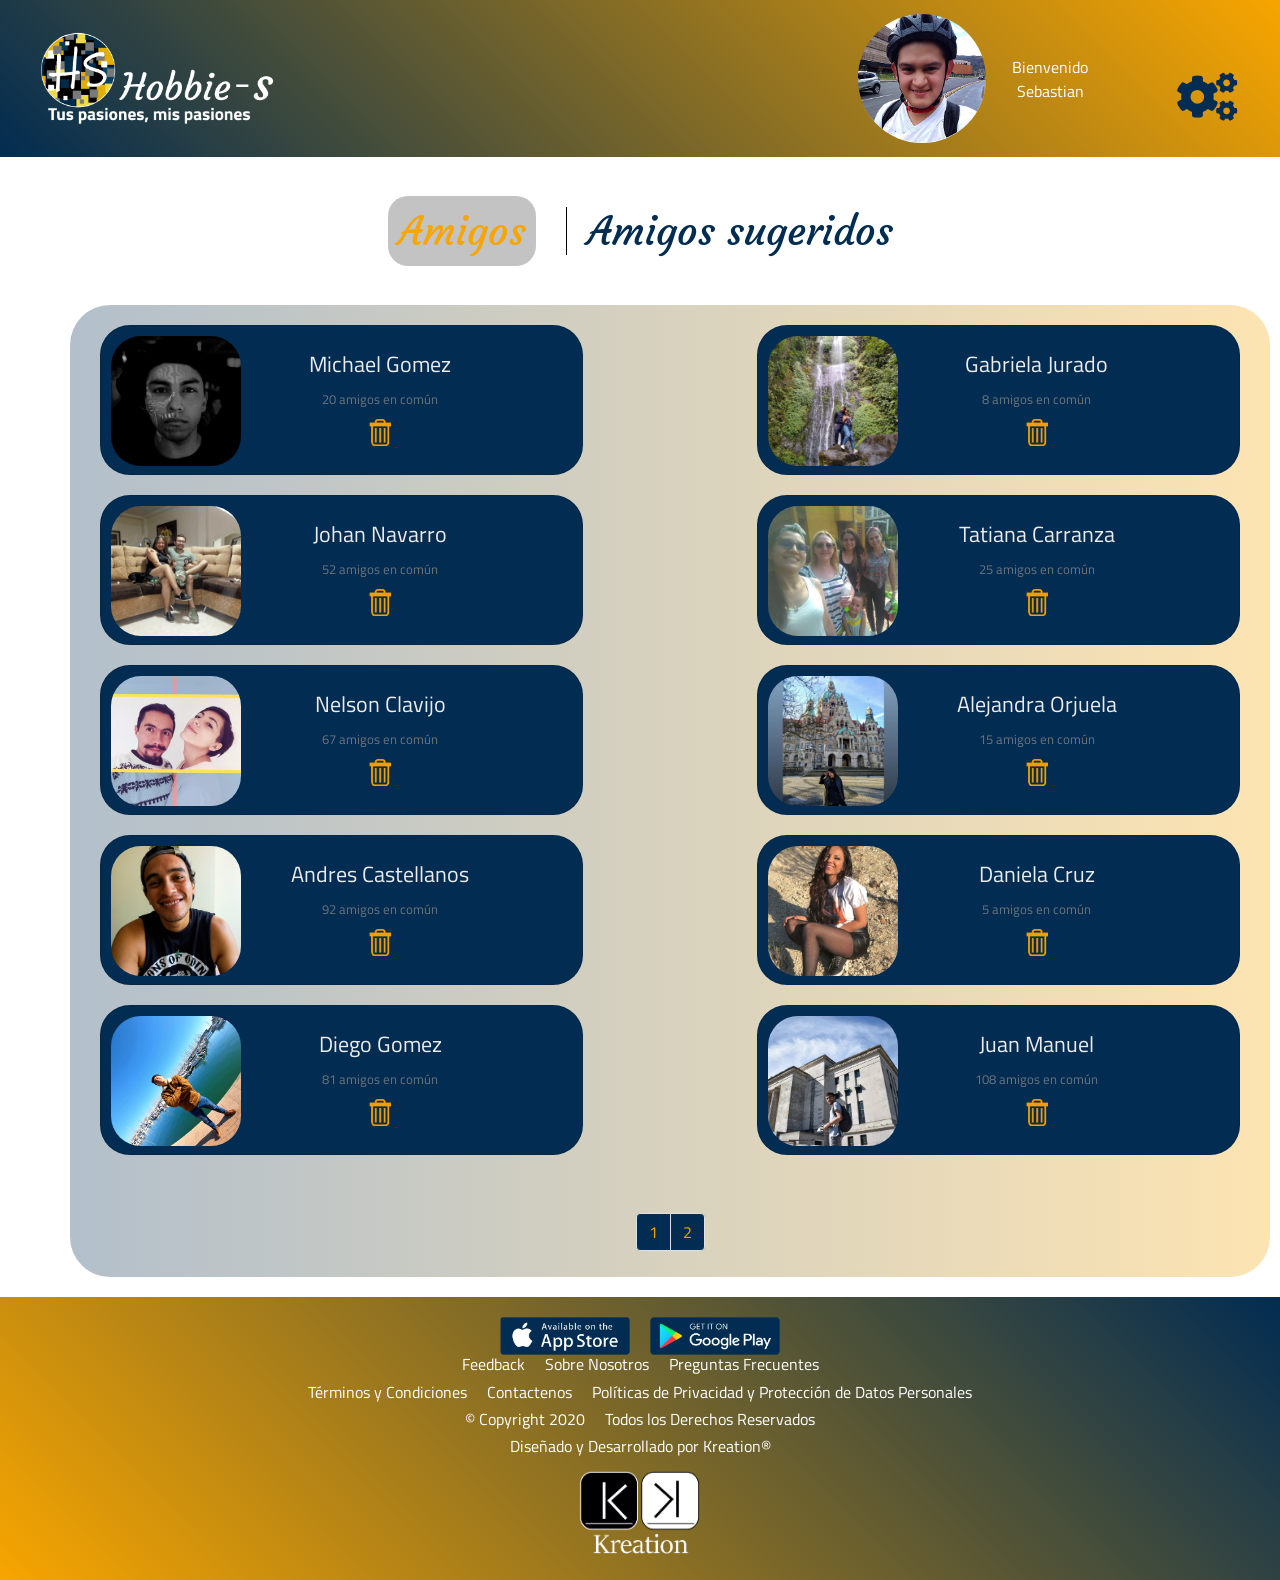
<file: assets/html/Amigos.html>
<!DOCTYPE html>
<html lang="es">

<head>
    <meta charset="UTF-8">
    <meta name="viewport" content="width=device-width, initial-scale=1.0">
    <link
    href="https://fonts.googleapis.com/css2?family=Courgette&family=Titillium+Web:ital,wght@0,200;0,300;0,400;0,600;0,700;0,900;1,200;1,300;1,400;1,600;1,700&display=swap"
    rel="stylesheet">
    <link rel="stylesheet" href="https://stackpath.bootstrapcdn.com/bootstrap/4.5.0/css/bootstrap.min.css"
        integrity="sha384-9aIt2nRpC12Uk9gS9baDl411NQApFmC26EwAOH8WgZl5MYYxFfc+NcPb1dKGj7Sk" crossorigin="anonymous">
    <link
    href="https://fonts.googleapis.com/css2?family=Courgette&family=Titillium+Web:ital,wght@0,200;0,300;0,400;0,600;0,700;0,900;1,200;1,300;1,400;1,600;1,700&display=swap"
    rel="stylesheet">
    <link rel="shortcut icon" type="image/png" href="../Multimedia_Proyecto_Final/HeaderFooter/faviconHS.png">
    <link rel="stylesheet" href="https://use.fontawesome.com/releases/v5.0.13/css/all.css">
    <link rel="stylesheet" href="../css/footerHeaderStyle.css">
    <link rel="stylesheet" href="../css/amigosStyle.css">
    <title>Amigos</title>
</head>

<body>
    <!-- Header -->
    <header class="headerHS">
        <div class="logHS">
            <img class="logHeader" id="logHeader" src="../Multimedia_Proyecto_Final/HeaderFooter/Logo_Wh.png">
        </div>
        <div class="contFotoPerfil">
            <img class="fotoPerfil" id="fotoPerfil" src="../Multimedia_Proyecto_Final/HeaderFooter/circuloPerfil.jpg">
        </div>
        <div class="txtPerfil">
            Bienvenido
            <br>Sebastian
        </div>
        <nav id="contMenu" class="contMenu">
            <ul>
                <li class="itemMenu"><a href="perfil.html">Mi Perfil</a></li>
                <li class="itemMenu"><a href="#">Configuraciones</a></li>
                <li class="itemMenu"><a href="#">Privacidad</a></li>
                <li class="itemMenu"><a href="#">Ayuda y Soporte Técnico</a></li>
                <li class="itemMenu"><a href="contacto.html">Contáctenos</a></li>
                <li class="itemMenu"><a href="../../index.html">Cerrar Sesión</a></li>
            </ul>
        </nav>
        <div id="menuToggle" class="menuToggle" onClick="cambiarClase()">
            <div class="setIcon">
                <i class="settingsIcon fas fa-cogs"></i></div>
        </div>
    </header>

    <!-- Footer -->
    <main class="main">
        <div class="row titulo">
            <div class="title">
                <h1 class="title1">
                    <a href="Amigos.html" class="select">
                        Amigos
                    </a>
                </h1>
            </div>
            <div class="title">
                <h1 class="title2">
                    <a href="amigosugeridos.html" class="linkTitle">
                        Amigos sugeridos
                    </a>
                </h1>
            </div>
        </div>
        <div class="container">
            <div class="containerCards amigosPadre">
                <div class="card col-md-5 amigos">
                    <div class="row no-gutters">
                        <div class="col-md-4">
                            <img src="../Multimedia_Proyecto_Final/Amigos/MichaelGomez.jpg" class="cardImg" alt="...">
                        </div>
                        <div class="col-9 col-md-8 col-lg-6">
                            <div class="card-body">
                                <h5 class="card-title">Michael Gomez</h5>
                                <small class="text-muted">20 amigos en común</small>
                                <img class="iconImg" src="../Multimedia_Proyecto_Final/Para galeria/Eliminar.png"
                                    alt="">
                            </div>
                        </div>
                    </div>
                </div>
                <div class="card col-md-5 amigos">
                    <div class="row no-gutters">
                        <div class="col-md-4">
                            <img src="../Multimedia_Proyecto_Final/Amigos/GabrielaJurado.jpg" class="cardImg" alt="...">
                        </div>
                        <div class="col-9 col-md-8 col-lg-6">
                            <div class="card-body">
                                <h5 class="card-title">Gabriela Jurado</h5>
                                <small class="text-muted">8 amigos en común</small>
                                <img class="iconImg" src="../Multimedia_Proyecto_Final/Para galeria/Eliminar.png"
                                    alt="">
                            </div>
                        </div>
                    </div>
                </div>
                <div class="card col-md-5 amigos">
                    <div class="row no-gutters">
                        <div class="col-md-4">
                            <img src="../Multimedia_Proyecto_Final/Amigos/JohanNavarro.jpg" class="cardImg" alt="...">
                        </div>
                        <div class="col-9 col-md-8 col-lg-6">
                            <div class="card-body">
                                <h5 class="card-title">Johan Navarro</h5>
                                <small class="text-muted">52 amigos en común</small>
                                <img class="iconImg" src="../Multimedia_Proyecto_Final/Para galeria/Eliminar.png"
                                    alt="">
                            </div>
                        </div>
                    </div>
                </div>
                <div class="card col-md-5 amigos">
                    <div class="row no-gutters">
                        <div class="col-md-4">
                            <img src="../Multimedia_Proyecto_Final/Amigos/TatianaCarranza.jpg" class="cardImg"
                                alt="...">
                        </div>
                        <div class="col-9 col-md-8 col-lg-6">
                            <div class="card-body">
                                <h5 class="card-title">Tatiana Carranza</h5>
                                <small class="text-muted">25 amigos en común</small>
                                <img class="iconImg" src="../Multimedia_Proyecto_Final/Para galeria/Eliminar.png"
                                    alt="">
                            </div>
                        </div>
                        <div class="col">
                            <div class="card-icon">
                            </div>
                        </div>
                    </div>
                </div>
                <div class="card col-md-5 amigos">
                    <div class="row no-gutters">
                        <div class="col-md-4">
                            <img src="../Multimedia_Proyecto_Final/Amigos/NelsonClavijo.jpg" class="cardImg" alt="...">
                        </div>
                        <div class="col-9 col-md-8 col-lg-6">
                            <div class="card-body">
                                <h5 class="card-title">Nelson Clavijo</h5>
                                <small class="text-muted">67 amigos en común</small>
                                <img class="iconImg" src="../Multimedia_Proyecto_Final/Para galeria/Eliminar.png"
                                    alt="">
                            </div>
                        </div>
                    </div>
                </div>
                <div class="card col-md-5 amigos">
                    <div class="row no-gutters">
                        <div class="col-md-4">
                            <img src="../Multimedia_Proyecto_Final/Amigos/AlejandraOrjuela.jpg" class="cardImg"
                                alt="...">
                        </div>
                        <div class="col-9 col-md-8 col-lg-6">
                            <div class="card-body">
                                <h5 class="card-title">Alejandra Orjuela</h5>
                                <small class="text-muted">15 amigos en común</small>
                                <img class="iconImg" src="../Multimedia_Proyecto_Final/Para galeria/Eliminar.png"
                                    alt="">
                            </div>
                        </div>
                    </div>
                </div>
                <div class="card col-md-5 amigos">
                    <div class="row no-gutters">
                        <div class="col-md-4">
                            <img src="../Multimedia_Proyecto_Final/Amigos/AndresCastellanos.jpg" class="cardImg"
                                alt="...">
                        </div>
                        <div class="col-9 col-md-8 col-lg-6">
                            <div class="card-body">
                                <h5 class="card-title">Andres Castellanos</h5>
                                <small class="text-muted">92 amigos en común</small>
                                <img class="iconImg" src="../Multimedia_Proyecto_Final/Para galeria/Eliminar.png"
                                    alt="">
                            </div>
                        </div>
                    </div>
                </div>
                <div class="card col-md-5 amigos">
                    <div class="row no-gutters">
                        <div class="col-md-4">
                            <img src="../Multimedia_Proyecto_Final/Amigos/DanielaCruz.jpg" class="cardImg" alt="...">
                        </div>
                        <div class="col-9 col-md-8 col-lg-6">
                            <div class="card-body">
                                <h5 class="card-title">Daniela Cruz</h5>
                                <small class="text-muted">5 amigos en común</small>
                                <img class="iconImg" src="../Multimedia_Proyecto_Final/Para galeria/Eliminar.png"
                                    alt="">
                            </div>
                        </div>
                    </div>
                </div>
                <div class="card col-md-5 amigos">
                    <div class="row no-gutters">
                        <div class="col-md-4">
                            <img src="../Multimedia_Proyecto_Final/Amigos/DiegoGomez.jpg" class="cardImg" alt="...">
                        </div>
                        <div class="col-9 col-md-8 col-lg-6">
                            <div class="card-body">
                                <h5 class="card-title">Diego Gomez</h5>
                                <small class="text-muted">81 amigos en común</small>
                                <img class="iconImg" src="../Multimedia_Proyecto_Final/Para galeria/Eliminar.png"
                                    alt="">
                            </div>
                        </div>
                    </div>
                </div>
                <div class="card col-md-5 amigos">
                    <div class="row no-gutters">
                        <div class="col-md-4">
                            <img src="../Multimedia_Proyecto_Final/Amigos/JuanRoa.jpg" class="cardImg" alt="...">
                        </div>
                        <div class="col-9 col-md-8 col-lg-6">
                            <div class="card-body">
                                <h5 class="card-title">Juan Manuel</h5>
                                <small class="text-muted">108 amigos en común</small>
                                <img class="iconImg" src="../Multimedia_Proyecto_Final/Para galeria/Eliminar.png"
                                    alt="">
                            </div>
                        </div>
                    </div>
                </div>
            </div>
            <nav aria-label="navPage">
                <ul class="pagination mt-5">
                    <li class="page-item"><a class="page-link" href="Amigos.html">1</a></li>
                    <li class="page-item"><a class="page-link" href="amigos2.html">2</a></li>
                </ul>
            </nav>
        </div>
    </main>

    <!-- Footer -->
    <footer class="footerHS">
        <section class="apps">
            <div class="downApp">
                <a href="https://play.google.com/store?hl=es_CO" target="blank" class="linkImg"><img class="imgApp" id= "imgBtn" src="../Multimedia_Proyecto_Final/HeaderFooter/App_Store2.png"></a>
                <a href="https://play.google.com/store?hl=es_CO" target="blank" class="linkImg"><img class="imgApp" src="../Multimedia_Proyecto_Final/HeaderFooter/Play_Store2.png"></a>            
            </div>
        </section>
        
        <div class="blockFoot1">
            <h2 class="fontFooter"><a class="linkFoot" href="#">Feedback</a></h2>
            <h2 class="fontFooter"><a class="linkFoot" href="#">Sobre Nosotros</a></h2>
            <h2 class="fontFooter"><a class="linkFoot" href="https://www.add.com.mx/clientes/index.php?rp=/knowledgebase/40/Me-ayudan-las-redes-sociales.html">Preguntas Frecuentes</a></h2>
        </div>

        <div class="blockFoot2">
            <h2 class="fontFooter"><a class="linkFoot" href="https://www.mintic.gov.co/portal/inicio/2627:Pol-ticas-de-Privacidad-y-Condiciones-de-Uso">Términos y Condiciones</a></h2>
            <h2 class="fontFooter"><a class="linkFoot" href="contacto.html">Contactenos</a></h2>
            <h2 class="fontFooter"><a class="linkFoot" href="https://www.mineducacion.gov.co/1759/articles-353715_recurso_1.pdf">Políticas de Privacidad y Protección de Datos Personales</a></h2>
        </div>

        <div class="blockFoot3">
            <h2 class="fontFooter"><a class="linkFoot" href="https://copyright.es/copyright_de_sitio_internet.html">© Copyright 2020</a></h2>
        <h2 class="fontFooter"><a class="linkFoot" href="https://copyright.es/copyright_de_sitio_internet.html">Todos los Derechos Reservados</a></h2>
        </div>
        
        <div class="blockFoot4">
            <h2 class="fontFooter"><a class="linkFoot" href="indexKreator.html">Diseñado y Desarrollado por Kreation®</a></h2>
            <img class="kreatLog" src="../Multimedia_Proyecto_Final/HeaderFooter/Logo Kreation_wh2.png">
        </div>
    </footer>

    <script src="https://code.jquery.com/jquery-3.5.1.slim.min.js"
        integrity="sha384-DfXdz2htPH0lsSSs5nCTpuj/zy4C+OGpamoFVy38MVBnE+IbbVYUew+OrCXaRkfj" crossorigin="anonymous">
    </script>
    <script src="https://cdn.jsdelivr.net/npm/popper.js@1.16.0/dist/umd/popper.min.js"
        integrity="sha384-Q6E9RHvbIyZFJoft+2mJbHaEWldlvI9IOYy5n3zV9zzTtmI3UksdQRVvoxMfooAo" crossorigin="anonymous">
    </script>
    <script src="https://stackpath.bootstrapcdn.com/bootstrap/4.5.0/js/bootstrap.min.js"
        integrity="sha384-OgVRvuATP1z7JjHLkuOU7Xw704+h835Lr+6QL9UvYjZE3Ipu6Tp75j7Bh/kR0JKI" crossorigin="anonymous">
    </script>
    <script src="../js/amigos.js"></script>
     <!-- Scripts Footer-->
     <script src="../js/homeJS.js"></script>
</body>

</html>
</file>
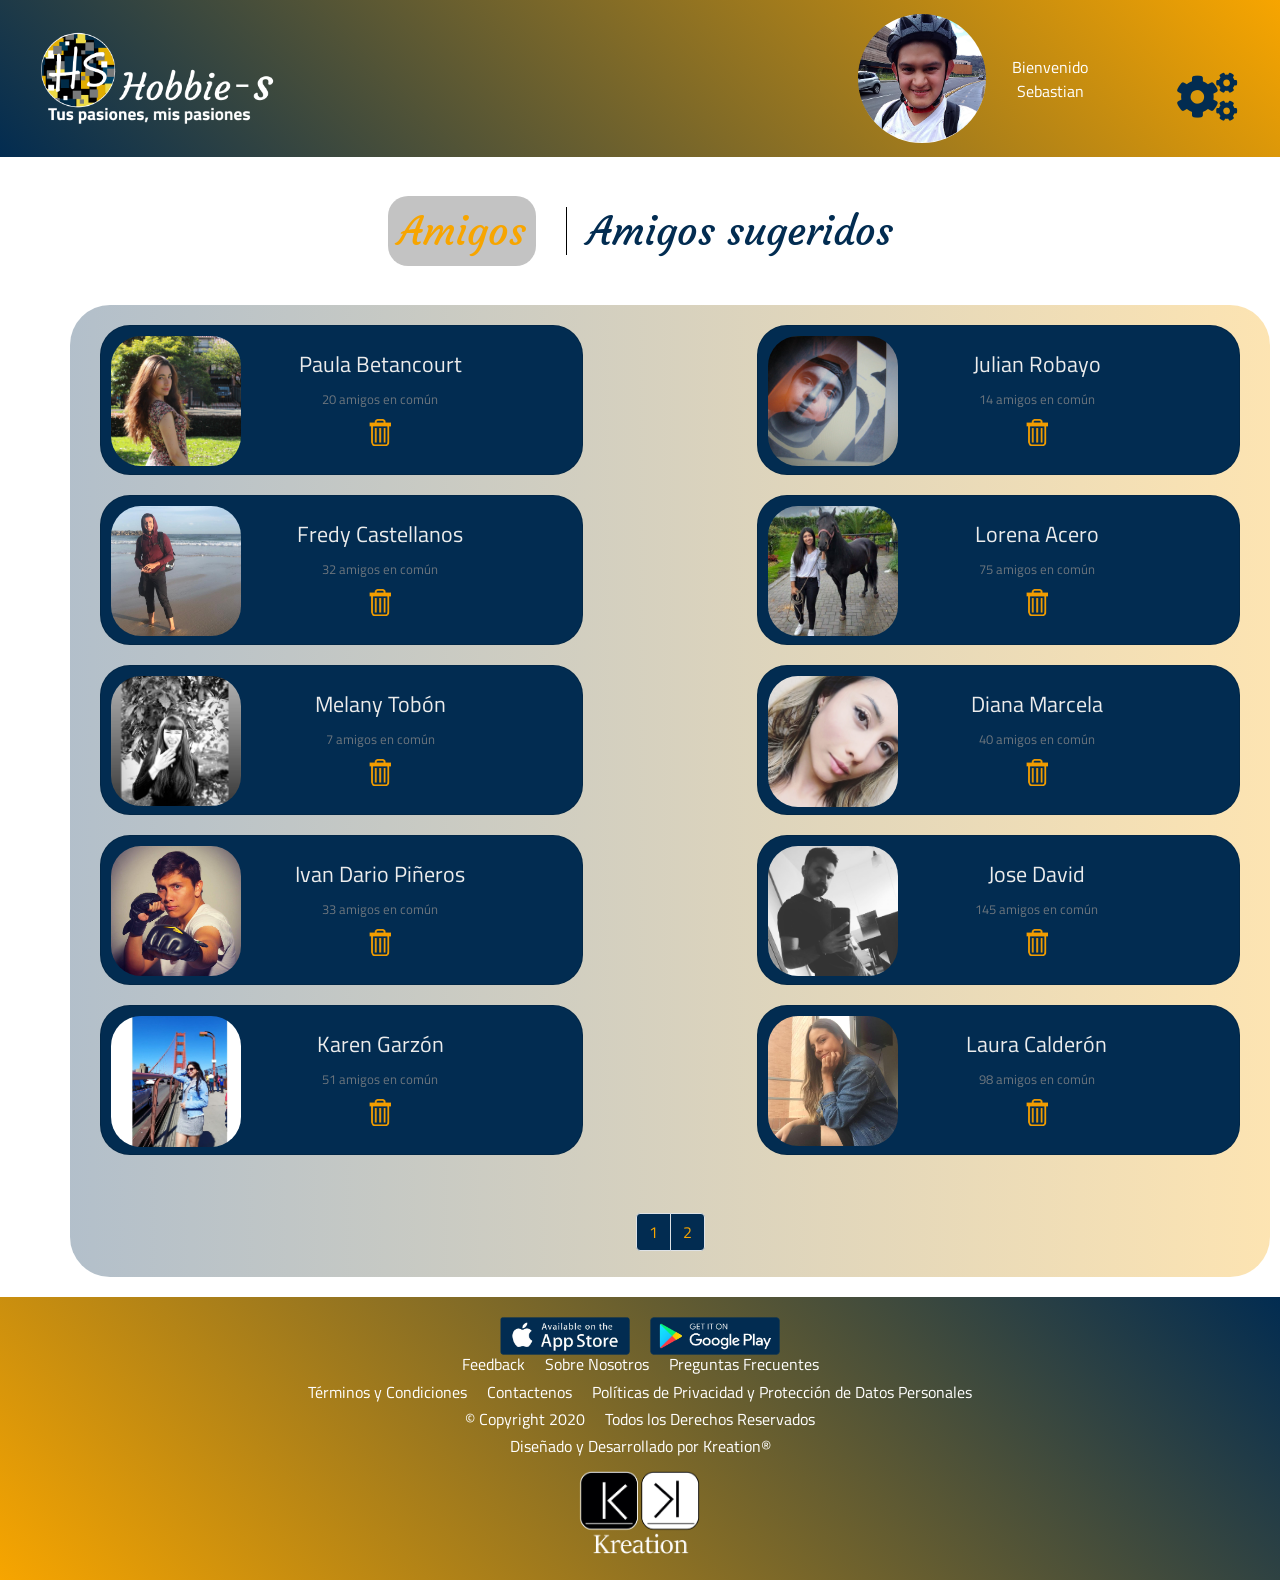
<file: assets/html/amigos2.html>
<!DOCTYPE html>
<html lang="es">

<head>
    <meta charset="UTF-8">
    <meta name="viewport" content="width=device-width, initial-scale=1.0">
    <link
    href="https://fonts.googleapis.com/css2?family=Courgette&family=Titillium+Web:ital,wght@0,200;0,300;0,400;0,600;0,700;0,900;1,200;1,300;1,400;1,600;1,700&display=swap"
    rel="stylesheet">
    <link rel="stylesheet" href="https://stackpath.bootstrapcdn.com/bootstrap/4.5.0/css/bootstrap.min.css"
        integrity="sha384-9aIt2nRpC12Uk9gS9baDl411NQApFmC26EwAOH8WgZl5MYYxFfc+NcPb1dKGj7Sk" crossorigin="anonymous">
    <link
    href="https://fonts.googleapis.com/css2?family=Courgette&family=Titillium+Web:ital,wght@0,200;0,300;0,400;0,600;0,700;0,900;1,200;1,300;1,400;1,600;1,700&display=swap"
    rel="stylesheet">
    <link rel="shortcut icon" type="image/png" href="../Multimedia_Proyecto_Final/HeaderFooter/faviconHS.png">
    <link rel="stylesheet" href="https://use.fontawesome.com/releases/v5.0.13/css/all.css">
    <link rel="stylesheet" href="../css/amigosStyle.css">
    <link rel="stylesheet" href="../css/footerHeaderStyle.css">
    <title>Amigos</title>
</head>

<body>

     <!-- Header -->
     <header class="headerHS">
            <div class="logHS">
                <img class="logHeader" id="logHeader" src="../Multimedia_Proyecto_Final/HeaderFooter/Logo_Wh.png">
            </div>
            <div class="contFotoPerfil">
                <img class="fotoPerfil" id="fotoPerfil" src="../Multimedia_Proyecto_Final/HeaderFooter/circuloPerfil.jpg">
            </div>
            <div class="txtPerfil">
                Bienvenido
                <br>Sebastian
            </div>
            <nav id="contMenu" class="contMenu">
                <ul>
                    <li class="itemMenu"><a href="perfil.html">Mi Perfil</a></li>
                    <li class="itemMenu"><a href="#">Configuraciones</a></li>
                    <li class="itemMenu"><a href="#">Privacidad</a></li>
                    <li class="itemMenu"><a href="#">Ayuda y Soporte Técnico</a></li>
                    <li class="itemMenu"><a href="contacto.html">Contáctenos</a></li>
                    <li class="itemMenu"><a href="../../index.html">Cerrar Sesión</a></li>
                </ul>
            </nav>
            <div id="menuToggle" class="menuToggle" onClick="cambiarClase()">
                <div class="setIcon">
                    <i class="settingsIcon fas fa-cogs"></i></div>
            </div>
     </header>
     
    <main class="main">
        <div class="row titulo">
            <div class="title">
                <h1 class="title1">
                    <a href="Amigos.html" class="select">
                        Amigos
                    </a>
                </h1>
            </div>
            <div class="title">
                <h1 class="title2">
                    <a href="amigosugeridos.html" class="linkTitle">
                        Amigos sugeridos
                    </a>
                </h1>
            </div>
        </div>
        <div class="container">
            <div class="containerCards amigosPadre">
                <div class="card col-md-5 amigos">
                    <div class="row no-gutters">
                        <div class="col-md-4">
                            <img src="../Multimedia_Proyecto_Final/Amigos/PaulaBetancourt.jpg" class="cardImg" alt="...">
                        </div>
                        <div class="col-9 col-md-8 col-lg-6">
                            <div class="card-body">
                                <h5 class="card-title">Paula Betancourt</h5>
                                <small class="text-muted">20 amigos en común</small>
                                <img class="iconImg" src="../Multimedia_Proyecto_Final/Para galeria/Eliminar.png"
                                    alt="">
                            </div>
                        </div>
                    </div>
                </div>
                <div class="card col-md-5 amigos">
                    <div class="row no-gutters">
                        <div class="col-md-4">
                            <img src="../Multimedia_Proyecto_Final/Amigos/JulianRobayo.jpg" class="cardImg"
                                alt="...">
                        </div>
                        <div class="col-9 col-md-8 col-lg-6">
                            <div class="card-body">
                                <h5 class="card-title">Julian Robayo</h5>
                                <small class="text-muted">14 amigos en común</small>
                                <img class="iconImg" src="../Multimedia_Proyecto_Final/Para galeria/Eliminar.png"
                                    alt="">
                            </div>
                        </div>
                    </div>
                </div>
                <div class="card col-md-5 amigos">
                    <div class="row no-gutters">
                        <div class="col-md-4">
                            <img src="../Multimedia_Proyecto_Final/Amigos/FredyCastellanos.jpg" class="cardImg" alt="...">
                        </div>
                        <div class="col-9 col-md-8 col-lg-6">
                            <div class="card-body">
                                <h5 class="card-title">Fredy Castellanos</h5>
                                <small class="text-muted">32 amigos en común</small>
                                <img class="iconImg" src="../Multimedia_Proyecto_Final/Para galeria/Eliminar.png"
                                    alt="">
                            </div>
                        </div>
                    </div>
                </div>
                <div class="card col-md-5 amigos">
                    <div class="row no-gutters">
                        <div class="col-md-4">
                            <img src="../Multimedia_Proyecto_Final/Amigos/LorenaAcero.jpg" class="cardImg"
                                alt="...">
                        </div>
                        <div class="col-9 col-md-8 col-lg-6">
                            <div class="card-body">
                                <h5 class="card-title">Lorena Acero</h5>
                                <small class="text-muted">75 amigos en común</small>
                                <img class="iconImg" src="../Multimedia_Proyecto_Final/Para galeria/Eliminar.png"
                                    alt="">
                            </div>
                        </div>
                    </div>
                </div>
                <div class="card col-md-5 amigos">
                    <div class="row no-gutters">
                        <div class="col-md-4">
                            <img src="../Multimedia_Proyecto_Final/Amigos/MelanyTobon.jpg" class="cardImg" alt="...">
                        </div>
                        <div class="col-9 col-md-8 col-lg-6">
                            <div class="card-body">
                                <h5 class="card-title">Melany Tobón</h5>
                                <small class="text-muted">7 amigos en común</small>
                                <img class="iconImg" src="../Multimedia_Proyecto_Final/Para galeria/Eliminar.png"
                                    alt="">
                            </div>
                        </div>
                    </div>
                </div>
                <div class="card col-md-5 amigos">
                    <div class="row no-gutters">
                        <div class="col-md-4">
                            <img src="../Multimedia_Proyecto_Final/Amigos/DianaMarcela.jpg" class="cardImg"
                                alt="...">
                        </div>
                        <div class="col-9 col-md-8 col-lg-6">
                            <div class="card-body">
                                <h5 class="card-title">Diana Marcela</h5>
                                <small class="text-muted">40 amigos en común</small>
                                <img class="iconImg" src="../Multimedia_Proyecto_Final/Para galeria/Eliminar.png"
                                    alt="">
                            </div>
                        </div>
                    </div>
                </div>
                <div class="card col-md-5 amigos">
                    <div class="row no-gutters">
                        <div class="col-md-4">
                            <img src="../Multimedia_Proyecto_Final/Amigos/IvanPiñeros.jpg" class="cardImg" alt="...">
                        </div>
                        <div class="col-9 col-md-8 col-lg-6">
                            <div class="card-body">
                                <h5 class="card-title">Ivan Dario Piñeros</h5>
                                <small class="text-muted">33 amigos en común</small>
                                <img class="iconImg" src="../Multimedia_Proyecto_Final/Para galeria/Eliminar.png"
                                    alt="">
                            </div>
                        </div>
                    </div>
                </div>
                <div class="card col-md-5 amigos">
                    <div class="row no-gutters">
                        <div class="col-md-4">
                            <img src="../Multimedia_Proyecto_Final/Amigos/JoseDavid.jpg" class="cardImg"
                                alt="...">
                        </div>
                        <div class="col-9 col-md-8 col-lg-6">
                            <div class="card-body">
                                <h5 class="card-title">Jose David</h5>
                                <small class="text-muted">145 amigos en común</small>
                                <img class="iconImg" src="../Multimedia_Proyecto_Final/Para galeria/Eliminar.png"
                                    alt="">
                            </div>
                        </div>
                    </div>
                </div>
                <div class="card col-md-5 amigos">
                    <div class="row no-gutters">
                        <div class="col-md-4">
                            <img src="../Multimedia_Proyecto_Final/Amigos/KarenGarzon.jpg" class="cardImg" alt="...">
                        </div>
                        <div class="col-9 col-md-8 col-lg-6">
                            <div class="card-body">
                                <h5 class="card-title">Karen Garzón</h5>
                                <small class="text-muted">51 amigos en común</small>
                                <img class="iconImg" src="../Multimedia_Proyecto_Final/Para galeria/Eliminar.png"
                                    alt="">
                            </div>
                        </div>
                    </div>
                </div>
                <div class="card col-md-5 amigos">
                    <div class="row no-gutters">
                        <div class="col-md-4">
                            <img src="../Multimedia_Proyecto_Final/Amigos/LauraCalderon.jpg" class="cardImg"
                                alt="...">
                        </div>
                        <div class="col-9 col-md-8 col-lg-6">
                            <div class="card-body">
                                <h5 class="card-title">Laura Calderón</h5>
                                <small class="text-muted">98 amigos en común</small>
                                <img class="iconImg" src="../Multimedia_Proyecto_Final/Para galeria/Eliminar.png"
                                    alt="">
                            </div>
                        </div>
                    </div>
                </div>
            </div>
            <nav aria-label="navPage">
                <ul class="pagination mt-5">
                  <li class="page-item"><a class="page-link" href="Amigos.html">1</a></li>
                  <li class="page-item"><a class="page-link" href="amigos2.html">2</a></li>
                </ul>
            </nav>
        </div>
    </main>

    <!-- Footer -->
    <footer class="footerHS">
        <section class="apps">
            <div class="downApp">
                <a href="https://play.google.com/store?hl=es_CO" target="blank" class="linkImg"><img class="imgApp" id= "imgBtn" src="../Multimedia_Proyecto_Final/HeaderFooter/App_Store2.png"></a>
                <a href="https://play.google.com/store?hl=es_CO" target="blank" class="linkImg"><img class="imgApp" src="../Multimedia_Proyecto_Final/HeaderFooter/Play_Store2.png"></a>            
            </div>
        </section>
        
        <div class="blockFoot1">
            <h2 class="fontFooter"><a class="linkFoot" href="#">Feedback</a></h2>
            <h2 class="fontFooter"><a class="linkFoot" href="#">Sobre Nosotros</a></h2>
            <h2 class="fontFooter"><a class="linkFoot" href="https://www.add.com.mx/clientes/index.php?rp=/knowledgebase/40/Me-ayudan-las-redes-sociales.html">Preguntas Frecuentes</a></h2>
        </div>

        <div class="blockFoot2">
            <h2 class="fontFooter"><a class="linkFoot" href="https://www.mintic.gov.co/portal/inicio/2627:Pol-ticas-de-Privacidad-y-Condiciones-de-Uso">Términos y Condiciones</a></h2>
            <h2 class="fontFooter"><a class="linkFoot" href="contacto.html">Contactenos</a></h2>
            <h2 class="fontFooter"><a class="linkFoot" href="https://www.mineducacion.gov.co/1759/articles-353715_recurso_1.pdf">Políticas de Privacidad y Protección de Datos Personales</a></h2>
        </div>

        <div class="blockFoot3">
            <h2 class="fontFooter"><a class="linkFoot" href="https://copyright.es/copyright_de_sitio_internet.html">© Copyright 2020</a></h2>
        <h2 class="fontFooter"><a class="linkFoot" href="https://copyright.es/copyright_de_sitio_internet.html">Todos los Derechos Reservados</a></h2>
        </div>
        
        <div class="blockFoot4">
            <h2 class="fontFooter"><a class="linkFoot" href="indexKreator.html">Diseñado y Desarrollado por Kreation®</a></h2>
            <img class="kreatLog" src="../Multimedia_Proyecto_Final/HeaderFooter/Logo Kreation_wh2.png">
        </div>
    </footer>

    <script src="https://code.jquery.com/jquery-3.5.1.slim.min.js"
        integrity="sha384-DfXdz2htPH0lsSSs5nCTpuj/zy4C+OGpamoFVy38MVBnE+IbbVYUew+OrCXaRkfj" crossorigin="anonymous">
    </script>
    <script src="https://cdn.jsdelivr.net/npm/popper.js@1.16.0/dist/umd/popper.min.js"
        integrity="sha384-Q6E9RHvbIyZFJoft+2mJbHaEWldlvI9IOYy5n3zV9zzTtmI3UksdQRVvoxMfooAo" crossorigin="anonymous">
    </script>
    <script src="https://stackpath.bootstrapcdn.com/bootstrap/4.5.0/js/bootstrap.min.js"
        integrity="sha384-OgVRvuATP1z7JjHLkuOU7Xw704+h835Lr+6QL9UvYjZE3Ipu6Tp75j7Bh/kR0JKI" crossorigin="anonymous">
    </script>
    <script src="../js/amigos.js"></script>
    <!-- Scripts Footer-->
    <script src="../js/homeJS.js"></script>    
</body>

</html>
</file>
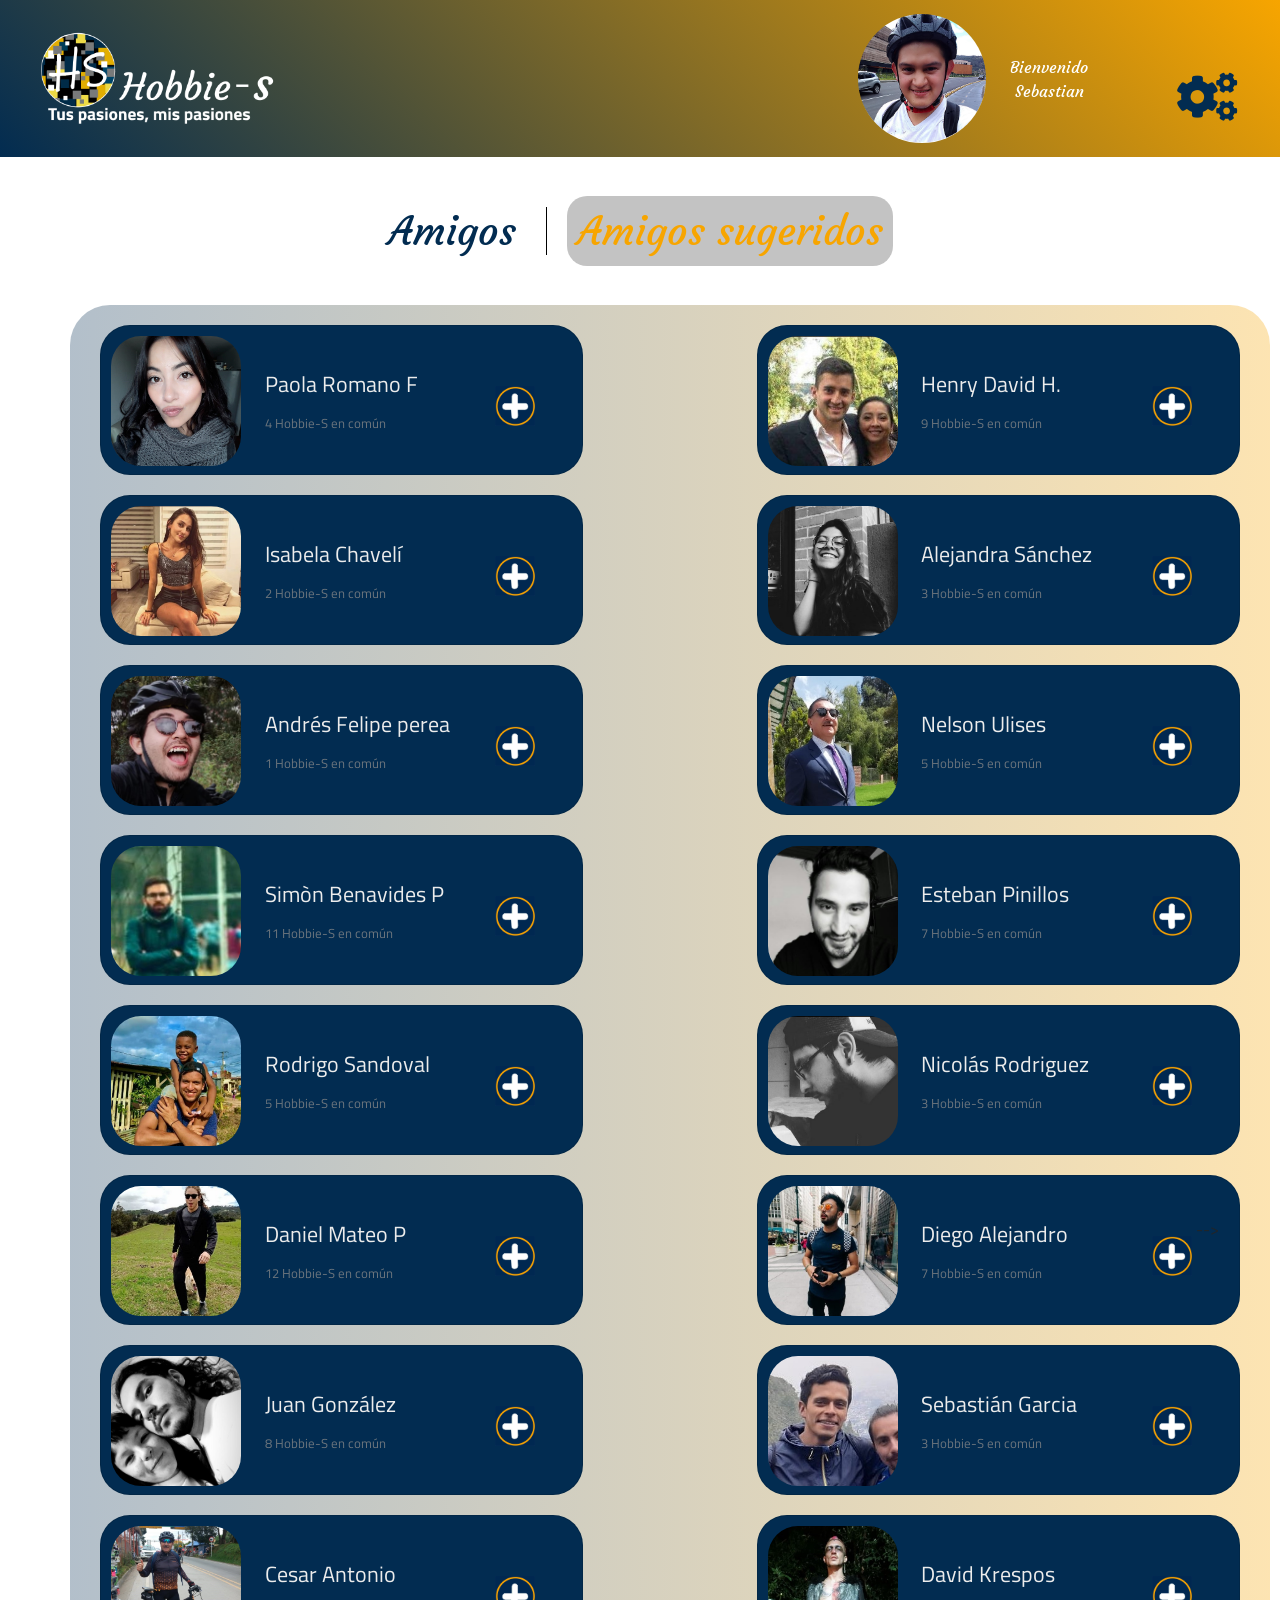
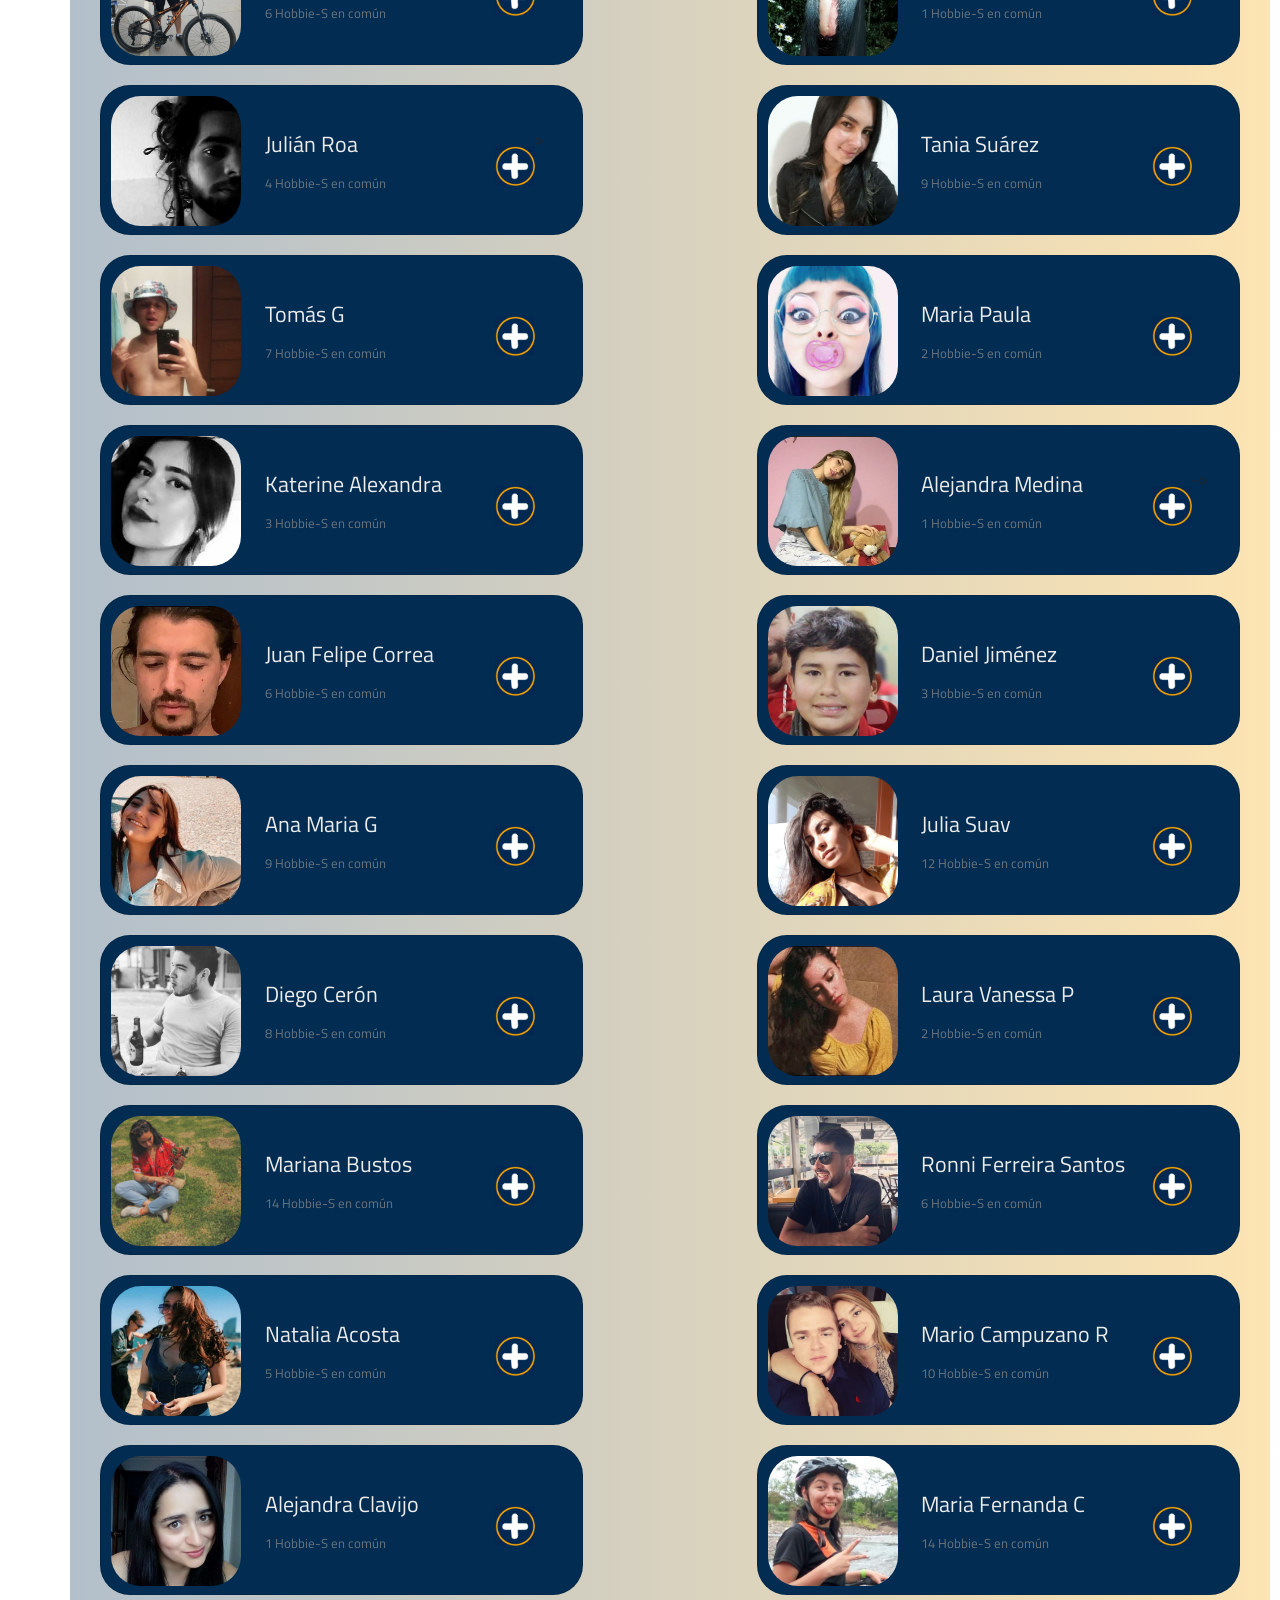
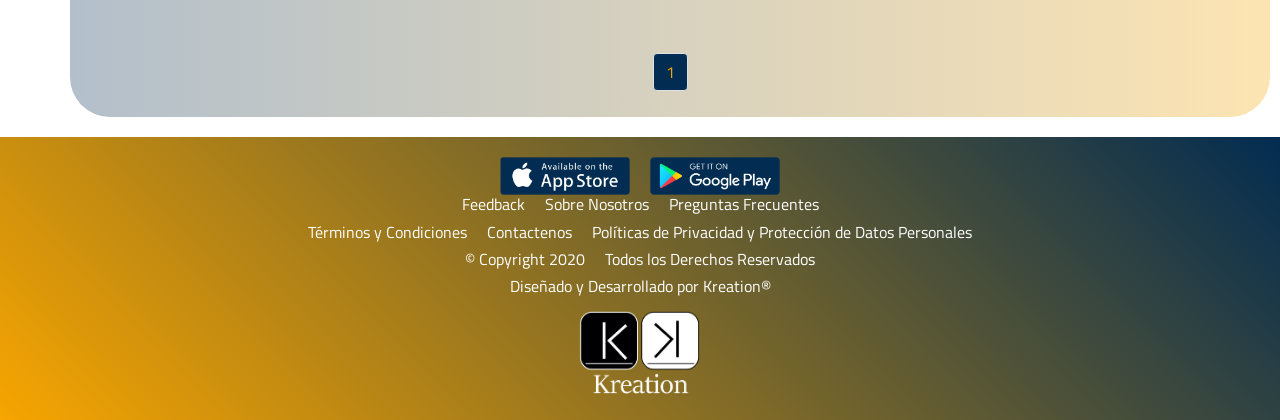
<file: assets/html/amigosugeridos.html>
<!DOCTYPE html>
<html lang="es">

<head>
    <meta charset="UTF-8">
    <meta name="viewport" content="width=device-width, initial-scale=1.0">
    <link href="https://fonts.googleapis.com/css2?family=Courgette&display=swap" rel="stylesheet">
    <link
        href="https://fonts.googleapis.com/css2?family=Titillium+Web:ital,wght@0,200;0,300;0,400;0,600;0,700;0,900;1,200;1,300;1,400;1,600;1,700&display=swap"
        rel="stylesheet">
    <link rel="stylesheet" href="https://stackpath.bootstrapcdn.com/bootstrap/4.5.0/css/bootstrap.min.css"
        integrity="sha384-9aIt2nRpC12Uk9gS9baDl411NQApFmC26EwAOH8WgZl5MYYxFfc+NcPb1dKGj7Sk" crossorigin="anonymous">
    <link rel="stylesheet" href="../css/amigosugeridostylus.css">

    <link rel="shortcut icon" type="image/png" href="../Multimedia_Proyecto_Final/HeaderFooter/faviconHS.png">
    <link rel="stylesheet" href="https://use.fontawesome.com/releases/v5.0.13/css/all.css">
    <link rel="stylesheet" href="../css/footerHeaderStyle.css">

    <title>Amigos sugeridos</title>
</head>

<body>

    <!-- Header -->
    <header class="headerHS">
        <div class="logHS">
            <img class="logHeader" id="logHeader" src="../Multimedia_Proyecto_Final/HeaderFooter/Logo_Wh.png">
        </div>
        <div class="contFotoPerfil">
            <img class="fotoPerfil" id="fotoPerfil" src="../Multimedia_Proyecto_Final/HeaderFooter/circuloPerfil.jpg">
        </div>
        <div class="txtPerfil FT">
            Bienvenido
            <br>Sebastian
        </div>
        <nav id="contMenu" class="contMenu">
            <ul>
                <li class="itemMenu"><a href="perfil.html">Mi Perfil</a></li>
                <li class="itemMenu"><a href="#">Configuraciones</a></li>
                <li class="itemMenu"><a href="#">Privacidad</a></li>
                <li class="itemMenu"><a href="#">Ayuda y Soporte Técnico</a></li>
                <li class="itemMenu"><a href="contacto.html">Contáctenos</a></li>
                <li class="itemMenu"><a href="../../index.html">Cerrar Sesión</a></li>
            </ul>
        </nav>
        <div id="menuToggle" class="menuToggle" onClick="cambiarClase()">
            <div class="setIcon">
                <i class="settingsIcon fas fa-cogs"></i></div>
        </div>
    </header>





    <main class="main">
        <div class="row titulo">
            <div class="title">
                <h1 class="title1">
                    <a href="Amigos.html" class="linkTitle">
                        Amigos
                    </a>
                </h1>
            </div>
            <div class="title">
                <h1 class="title2">
                    <a href="amigosugeridos.html" class="select">
                        Amigos sugeridos
                    </a>
                </h1>
            </div>
        </div>

        <div class="container">
            <div class="containerCards">
                <div class="card col-md-5">
                    <div class="row no-gutters">
                        <div class="col-md-4">
                            <img src="../Multimedia_Proyecto_Final/fotos amigosugeridos ND/paola Romano.jpg"
                                class="cardImg" alt="...">
                        </div>
                        <div class="col-9 col-md-8 col-lg-6">
                            <div class="card-body">
                                <h5 class="card-title">Paola Romano F</h5>
                                <small class="text-muted">4 Hobbie-S en común</small></p>
                            </div>
                        </div>
                        <div class="col">
                            <div class="card-icon">
                                <img class="iconImg"
                                    src="../Multimedia_Proyecto_Final/Icono Card Nelson/botonon agregar (2).png" alt="">
                                <!-- icono no se cual -->
                            </div>
                        </div>
                    </div>
                </div>
                <div class="card col-md-5">
                    <div class="row no-gutters">
                        <div class="col-md-4">
                            <img src="../Multimedia_Proyecto_Final/fotos amigosugeridos ND/henry.jpg" class="cardImg"
                                alt="...">
                        </div>
                        <div class="col-9 col-md-8 col-lg-6">
                            <div class="card-body">
                                <h5 class="card-title">Henry David H.</h5>
                                <small class="text-muted">9 Hobbie-S en común</small></p>
                            </div>
                        </div>
                        <div class="col">
                            <div class="card-icon">
                                <img class="iconImg"
                                    src="../Multimedia_Proyecto_Final/Icono Card Nelson/botonon agregar (2).png" alt="">
                            </div>
                        </div>
                    </div>
                </div>
                <div class="card col-md-5">
                    <div class="row no-gutters">
                        <div class="col-md-4">
                            <img src="../Multimedia_Proyecto_Final/fotos amigosugeridos ND/isa.jpg" class="cardImg"
                                alt="...">
                        </div>
                        <div class="col-9 col-md-8 col-lg-6">
                            <div class="card-body">
                                <h5 class="card-title">Isabela Chavelí</h5>
                                <small class="text-muted">2 Hobbie-S en común</small></p>
                            </div>
                        </div>
                        <div class="col">
                            <div class="card-icon">
                                <img class="iconImg"
                                    src="../Multimedia_Proyecto_Final/Icono Card Nelson/botonon agregar (2).png" alt="">
                            </div>
                        </div>
                    </div>
                </div>
                <div class="card col-md-5">
                    <div class="row no-gutters">
                        <div class="col-md-4">
                            <img src="../Multimedia_Proyecto_Final/fotos amigosugeridos ND/alejandra sanchez.jpg"
                                class="cardImg" alt="...">
                        </div>
                        <div class="col-9 col-md-8 col-lg-6">
                            <div class="card-body">
                                <h5 class="card-title">Alejandra Sánchez</h5>
                                <small class="text-muted">3 Hobbie-S en común</small></p>
                            </div>
                        </div>
                        <div class="col">
                            <div class="card-icon">
                                <img class="iconImg"
                                    src="../Multimedia_Proyecto_Final/Icono Card Nelson/botonon agregar (2).png" alt="">
                            </div>
                        </div>
                    </div>
                </div>
                <div class="card col-md-5">
                    <div class="row no-gutters">
                        <div class="col-md-4">
                            <img src="../Multimedia_Proyecto_Final/fotos amigosugeridos ND/pipelon.jpg" class="cardImg"
                                alt="...">
                        </div>
                        <div class="col-9 col-md-8 col-lg-6">
                            <div class="card-body">
                                <h5 class="card-title">Andrés Felipe perea</h5>
                                <small class="text-muted">1 Hobbie-S en común</small></p>
                            </div>
                        </div>
                        <div class="col">
                            <div class="card-icon">
                                <img class="iconImg"
                                    src="../Multimedia_Proyecto_Final/Icono Card Nelson/botonon agregar (2).png" alt="">
                            </div>
                        </div>
                    </div>
                </div>
                <div class="card col-md-5">
                    <div class="row no-gutters">
                        <div class="col-md-4">
                            <img src="../Multimedia_Proyecto_Final/fotos amigosugeridos ND/Nelson Ulises.jpg"
                                class="cardImg" alt="...">
                        </div>
                        <div class="col-9 col-md-8 col-lg-6">
                            <div class="card-body">
                                <h5 class="card-title">Nelson Ulises</h5>
                                <small class="text-muted">5 Hobbie-S en común</small></p>
                            </div>
                        </div>
                        <div class="col">
                            <div class="card-icon">
                                <img class="iconImg"
                                    src="../Multimedia_Proyecto_Final/Icono Card Nelson/botonon agregar (2).png" alt="">
                            </div>
                        </div>
                    </div>
                </div>
                <div class="card col-md-5">
                    <div class="row no-gutters">
                        <div class="col-md-4">
                            <img src="../Multimedia_Proyecto_Final/fotos amigosugeridos ND/simon.jpg" class="cardImg"
                                alt="...">
                        </div>
                        <div class="col-9 col-md-8 col-lg-6">
                            <div class="card-body">
                                <h5 class="card-title">Simòn Benavides P</h5>
                                <small class="text-muted">11 Hobbie-S en común</small></p>
                            </div>
                        </div>
                        <div class="col">
                            <div class="card-icon">
                                <img class="iconImg"
                                    src="../Multimedia_Proyecto_Final/Icono Card Nelson/botonon agregar (2).png" alt="">
                            </div>
                        </div>
                    </div>
                </div>
                <div class="card col-md-5">
                    <div class="row no-gutters">
                        <div class="col-md-4">
                            <img src="../Multimedia_Proyecto_Final/fotos amigosugeridos ND/Carlos Esteban.jpg"
                                class="cardImg" alt="...">
                        </div>
                        <div class="col-9 col-md-8 col-lg-6">
                            <div class="card-body">
                                <h5 class="card-title">Esteban Pinillos</h5>
                                <small class="text-muted">7 Hobbie-S en común</small></p>
                            </div>
                        </div>
                        <div class="col">
                            <div class="card-icon">
                                <img class="iconImg"
                                    src="../Multimedia_Proyecto_Final/Icono Card Nelson/botonon agregar (2).png" alt="">
                            </div>
                        </div>
                    </div>
                </div>
                <div class="card col-md-5">
                    <div class="row no-gutters">
                        <div class="col-md-4">
                            <img src="../Multimedia_Proyecto_Final/fotos amigosugeridos ND/rodrigo Sand.jpg"
                                class="cardImg" alt="...">
                        </div>
                        <div class="col-9 col-md-8 col-lg-6">
                            <div class="card-body">
                                <h5 class="card-title">Rodrigo Sandoval</h5>
                                <small class="text-muted">5 Hobbie-S en común</small></p>
                            </div>
                        </div>
                        <div class="col">
                            <div class="card-icon">
                                <img class="iconImg"
                                    src="../Multimedia_Proyecto_Final/Icono Card Nelson/botonon agregar (2).png" alt="">
                            </div>
                        </div>
                    </div>
                </div>
                <div class="card col-md-5">
                    <div class="row no-gutters">
                        <div class="col-md-4">
                            <img src="../Multimedia_Proyecto_Final/fotos amigosugeridos ND/nicolas S..jpg"
                                class="cardImg" alt="...">
                        </div>
                        <div class="col-9 col-md-8 col-lg-6">
                            <div class="card-body">
                                <h5 class="card-title">Nicolás Rodriguez</h5>
                                <small class="text-muted">3 Hobbie-S en común</small></p>
                            </div>
                        </div>
                        <div class="col">
                            <div class="card-icon">
                                <img class="iconImg"
                                    src="../Multimedia_Proyecto_Final/Icono Card Nelson/botonon agregar (2).png" alt="">
                            </div>
                        </div>
                    </div>
                </div>

                <div class="card col-md-5">
                    <div class="row no-gutters">
                        <div class="col-md-4">
                            <img src="../Multimedia_Proyecto_Final/fotos amigosugeridos ND/monito dm.jpg"
                                class="cardImg" alt="...">
                        </div>
                        <div class="col-9 col-md-8 col-lg-6">
                            <div class="card-body">
                                <h5 class="card-title">Daniel Mateo P</h5>
                                <small class="text-muted">12 Hobbie-S en común</small></p>
                            </div>
                        </div>
                        <div class="col">
                            <div class="card-icon">
                                <img class="iconImg"
                                    src="../Multimedia_Proyecto_Final/Icono Card Nelson/botonon agregar (2).png" alt="">
                            </div>
                        </div>
                    </div>
                </div>

                <div class="card col-md-5">
                    <div class="row no-gutters">
                        <div class="col-md-4">
                            <img src="../Multimedia_Proyecto_Final/fotos amigosugeridos ND/Diego Alejandro.jpg"
                                class="cardImg" alt="...">
                        </div>
                        <div class="col-9 col-md-8 col-lg-6">
                            <div class="card-body">
                                <h5 class="card-title">Diego Alejandro</h5>
                                <small class="text-muted">7 Hobbie-S en común</small></p>
                            </div>
                        </div>
                        <div class="col">
                            <div class="card-icon">
                                <img class="iconImg"
                                    src="../Multimedia_Proyecto_Final/Icono Card Nelson/botonon agregar (2).png" alt="">
                                -->
                            </div>
                        </div>
                    </div>
                </div>

                <div class="card col-md-5">
                    <div class="row no-gutters">
                        <div class="col-md-4">
                            <img src="../Multimedia_Proyecto_Final/fotos amigosugeridos ND/Juan sebastian G.jpg"
                                class="cardImg" alt="...">
                        </div>
                        <div class="col-9 col-md-8 col-lg-6">
                            <div class="card-body">
                                <h5 class="card-title">Juan González</h5>
                                <small class="text-muted">8 Hobbie-S en común</small></p>
                            </div>
                        </div>
                        <div class="col">
                            <div class="card-icon">
                                <img class="iconImg"
                                    src="../Multimedia_Proyecto_Final/Icono Card Nelson/botonon agregar (2).png" alt="">
                            </div>
                        </div>
                    </div>
                </div>

                <div class="card col-md-5">
                    <div class="row no-gutters">
                        <div class="col-md-4">
                            <img src="../Multimedia_Proyecto_Final/fotos amigosugeridos ND/sebastian garcia.jpg"
                                class="cardImg" alt="...">
                        </div>
                        <div class="col-9 col-md-8 col-lg-6">
                            <div class="card-body">
                                <h5 class="card-title">Sebastián Garcia</h5>
                                <small class="text-muted">3 Hobbie-S en común</small></p>
                            </div>
                        </div>
                        <div class="col">
                            <div class="card-icon">
                                <img class="iconImg"
                                    src="../Multimedia_Proyecto_Final/Icono Card Nelson/botonon agregar (2).png" alt="">
                            </div>
                        </div>
                    </div>
                </div>

                <div class="card col-md-5">
                    <div class="row no-gutters">
                        <div class="col-md-4">
                            <img src="../Multimedia_Proyecto_Final/fotos amigosugeridos ND/cesar clavijo.jpg"
                                class="cardImg" alt="...">
                        </div>
                        <div class="col-9 col-md-8 col-lg-6">
                            <div class="card-body">
                                <h5 class="card-title">Cesar Antonio</h5>
                                <small class="text-muted">6 Hobbie-S en común</small></p>
                            </div>
                        </div>
                        <div class="col">
                            <div class="card-icon">
                                <img class="iconImg"
                                    src="../Multimedia_Proyecto_Final/Icono Card Nelson/botonon agregar (2).png" alt="">
                            </div>
                        </div>
                    </div>
                </div>

                <div class="card col-md-5">
                    <div class="row no-gutters">
                        <div class="col-md-4">
                            <img src="../Multimedia_Proyecto_Final/fotos amigosugeridos ND/krespos.jpg" class="cardImg"
                                alt="...">
                        </div>
                        <div class="col-9 col-md-8 col-lg-6">
                            <div class="card-body">
                                <h5 class="card-title">David Krespos</h5>
                                <small class="text-muted">1 Hobbie-S en común</small></p>
                            </div>
                        </div>
                        <div class="col">
                            <div class="card-icon">
                                <img class="iconImg"
                                    src="../Multimedia_Proyecto_Final/Icono Card Nelson/botonon agregar (2).png" alt="">
                            </div>
                        </div>
                    </div>
                </div>

                <div class="card col-md-5">
                    <div class="row no-gutters">
                        <div class="col-md-4">
                            <img src="../Multimedia_Proyecto_Final/fotos amigosugeridos ND/julian roa.jpg"
                                class="cardImg" alt="...">
                        </div>
                        <div class="col-9 col-md-8 col-lg-6">
                            <div class="card-body">
                                <h5 class="card-title">Julián Roa</h5>
                                <small class="text-muted">4 Hobbie-S en común</small></p>
                            </div>
                        </div>
                        <div class="col">
                            <div class="card-icon">
                                <img class="iconImg"
                                    src="../Multimedia_Proyecto_Final/Icono Card Nelson/botonon agregar (2).png"
                                    alt="">>
                            </div>
                        </div>
                    </div>
                </div>

                <div class="card col-md-5">
                    <div class="row no-gutters">
                        <div class="col-md-4">
                            <img src="../Multimedia_Proyecto_Final/fotos amigosugeridos ND/Tania.jpg" class="cardImg"
                                alt="...">
                        </div>
                        <div class="col-9 col-md-8 col-lg-6">
                            <div class="card-body">
                                <h5 class="card-title">Tania Suárez</h5>
                                <small class="text-muted">9 Hobbie-S en común</small></p>
                            </div>
                        </div>
                        <div class="col">
                            <div class="card-icon">
                                <img class="iconImg"
                                    src="../Multimedia_Proyecto_Final/Icono Card Nelson/botonon agregar (2).png" alt="">
                            </div>
                        </div>
                    </div>
                </div>

                <div class="card col-md-5">
                    <div class="row no-gutters">
                        <div class="col-md-4">
                            <img src="../Multimedia_Proyecto_Final/fotos amigosugeridos ND/Tomas.jpg" class="cardImg"
                                alt="...">
                        </div>
                        <div class="col-9 col-md-8 col-lg-6">
                            <div class="card-body">
                                <h5 class="card-title">Tomás G</h5>
                                <small class="text-muted">7 Hobbie-S en común</small></p>
                            </div>
                        </div>
                        <div class="col">
                            <div class="card-icon">
                                <img class="iconImg"
                                    src="../Multimedia_Proyecto_Final/Icono Card Nelson/botonon agregar (2).png" alt="">
                            </div>
                        </div>
                    </div>
                </div>

                <div class="card col-md-5">
                    <div class="row no-gutters">
                        <div class="col-md-4">
                            <img src="../Multimedia_Proyecto_Final/fotos amigosugeridos ND/maria paula.jpg"
                                class="cardImg" alt="...">
                        </div>
                        <div class="col-9 col-md-8 col-lg-6">
                            <div class="card-body">
                                <h5 class="card-title">Maria Paula</h5>
                                <small class="text-muted">2 Hobbie-S en común</small></p>
                            </div>
                        </div>
                        <div class="col">
                            <div class="card-icon">
                                <img class="iconImg"
                                    src="../Multimedia_Proyecto_Final/Icono Card Nelson/botonon agregar (2).png" alt="">
                            </div>
                        </div>
                    </div>
                </div>

                <div class="card col-md-5">
                    <div class="row no-gutters">
                        <div class="col-md-4">
                            <img src="../Multimedia_Proyecto_Final/fotos amigosugeridos ND/katherine.jpg"
                                class="cardImg" alt="...">
                        </div>
                        <div class="col-9 col-md-8 col-lg-6">
                            <div class="card-body">
                                <h5 class="card-title">Katerine Alexandra</h5>
                                <small class="text-muted">3 Hobbie-S en común</small></p>
                            </div>
                        </div>
                        <div class="col">
                            <div class="card-icon">
                                <img class="iconImg"
                                    src="../Multimedia_Proyecto_Final/Icono Card Nelson/botonon agregar (2).png" alt="">
                            </div>
                        </div>
                    </div>
                </div>

                <div class="card col-md-5">
                    <div class="row no-gutters">
                        <div class="col-md-4">
                            <img src="../Multimedia_Proyecto_Final/fotos amigosugeridos ND/alejandra medina.jpg"
                                class="cardImg" alt="...">
                        </div>
                        <div class="col-9 col-md-8 col-lg-6">
                            <div class="card-body">
                                <h5 class="card-title">Alejandra Medina</h5>
                                <small class="text-muted">1 Hobbie-S en común</small></p>
                            </div>
                        </div>
                        <div class="col">
                            <div class="card-icon">
                                <img class="iconImg"
                                    src="../Multimedia_Proyecto_Final/Icono Card Nelson/botonon agregar (2).png"
                                    alt="">->
                            </div>
                        </div>
                    </div>
                </div>


                <div class="card col-md-5">
                    <div class="row no-gutters">
                        <div class="col-md-4">
                            <img src="../Multimedia_Proyecto_Final/fotos amigosugeridos ND/juan c correa.jpg"
                                class="cardImg" alt="...">
                        </div>
                        <div class="col-9 col-md-8 col-lg-6">
                            <div class="card-body">
                                <h5 class="card-title">Juan Felipe Correa</h5>
                                <small class="text-muted">6 Hobbie-S en común</small></p>
                            </div>
                        </div>
                        <div class="col">
                            <div class="card-icon">
                                <img class="iconImg"
                                    src="../Multimedia_Proyecto_Final/Icono Card Nelson/botonon agregar (2).png" alt="">
                            </div>
                        </div>
                    </div>
                </div>

                <div class="card col-md-5">
                    <div class="row no-gutters">
                        <div class="col-md-4">
                            <img src="../Multimedia_Proyecto_Final/fotos amigosugeridos ND/danielito.jpg"
                                class="cardImg" alt="...">
                        </div>
                        <div class="col-9 col-md-8 col-lg-6">
                            <div class="card-body">
                                <h5 class="card-title">Daniel Jiménez</h5>
                                <small class="text-muted">3 Hobbie-S en común</small></p>
                            </div>
                        </div>
                        <div class="col">
                            <div class="card-icon">
                                <img class="iconImg"
                                    src="../Multimedia_Proyecto_Final/Icono Card Nelson/botonon agregar (2).png" alt="">
                            </div>
                        </div>
                    </div>
                </div>

                <div class="card col-md-5">
                    <div class="row no-gutters">
                        <div class="col-md-4">
                            <img src="../Multimedia_Proyecto_Final/fotos amigosugeridos ND/Ana Maria.jpg"
                                class="cardImg" alt="...">
                        </div>
                        <div class="col-9 col-md-8 col-lg-6">
                            <div class="card-body">
                                <h5 class="card-title">Ana Maria G</h5>
                                <small class="text-muted">9 Hobbie-S en común</small></p>
                            </div>
                        </div>
                        <div class="col">
                            <div class="card-icon">
                                <img class="iconImg"
                                    src="../Multimedia_Proyecto_Final/Icono Card Nelson/botonon agregar (2).png" alt="">
                            </div>
                        </div>
                    </div>
                </div>

                <div class="card col-md-5">
                    <div class="row no-gutters">
                        <div class="col-md-4">
                            <img src="../Multimedia_Proyecto_Final/fotos amigosugeridos ND/julia suav.jpg"
                                class="cardImg" alt="...">
                        </div>
                        <div class="col-9 col-md-8 col-lg-6">
                            <div class="card-body">
                                <h5 class="card-title">Julia Suav</h5>
                                <small class="text-muted">12 Hobbie-S en común</small></p>
                            </div>
                        </div>
                        <div class="col">
                            <div class="card-icon">
                                <img class="iconImg"
                                    src="../Multimedia_Proyecto_Final/Icono Card Nelson/botonon agregar (2).png" alt="">
                            </div>
                        </div>
                    </div>
                </div>

                <div class="card col-md-5">
                    <div class="row no-gutters">
                        <div class="col-md-4">
                            <img src="../Multimedia_Proyecto_Final/fotos amigosugeridos ND/diego ceron.jpg"
                                class="cardImg" alt="...">
                        </div>
                        <div class="col-9 col-md-8 col-lg-6">
                            <div class="card-body">
                                <h5 class="card-title">Diego Cerón</h5>
                                <small class="text-muted">8 Hobbie-S en común</small></p>
                            </div>
                        </div>
                        <div class="col">
                            <div class="card-icon">
                                <img class="iconImg"
                                    src="../Multimedia_Proyecto_Final/Icono Card Nelson/botonon agregar (2).png" alt="">
                            </div>
                        </div>
                    </div>
                </div>

                <div class="card col-md-5">
                    <div class="row no-gutters">
                        <div class="col-md-4">
                            <img src="../Multimedia_Proyecto_Final/fotos amigosugeridos ND/Lau pini.jpg" class="cardImg"
                                alt="...">
                        </div>
                        <div class="col-9 col-md-8 col-lg-6">
                            <div class="card-body">
                                <h5 class="card-title">Laura Vanessa P</h5>
                                <small class="text-muted">2 Hobbie-S en común</small></p>
                            </div>
                        </div>
                        <div class="col">
                            <div class="card-icon">
                                <img class="iconImg"
                                    src="../Multimedia_Proyecto_Final/Icono Card Nelson/botonon agregar (2).png" alt="">
                            </div>
                        </div>
                    </div>
                </div>

                <div class="card col-md-5">
                    <div class="row no-gutters">
                        <div class="col-md-4">
                            <img src="../Multimedia_Proyecto_Final/fotos amigosugeridos ND/mariana Bustos.jpg"
                                class="cardImg" alt="...">
                        </div>
                        <div class="col-9 col-md-8 col-lg-6">
                            <div class="card-body">
                                <h5 class="card-title">Mariana Bustos</h5>
                                <small class="text-muted">14 Hobbie-S en común</small></p>
                            </div>
                        </div>
                        <div class="col">
                            <div class="card-icon">
                                <img class="iconImg"
                                    src="../Multimedia_Proyecto_Final/Icono Card Nelson/botonon agregar (2).png" alt="">
                            </div>
                        </div>
                    </div>
                </div>

                <div class="card col-md-5">
                    <div class="row no-gutters">
                        <div class="col-md-4">
                            <img src="../Multimedia_Proyecto_Final/fotos amigosugeridos ND/Ronni.jpg" class="cardImg"
                                alt="...">
                        </div>
                        <div class="col-9 col-md-8 col-lg-6">
                            <div class="card-body">
                                <h5 class="card-title">Ronni Ferreira Santos</h5>
                                <small class="text-muted">6 Hobbie-S en común</small></p>
                            </div>
                        </div>
                        <div class="col">
                            <div class="card-icon">
                                <img class="iconImg"
                                    src="../Multimedia_Proyecto_Final/Icono Card Nelson/botonon agregar (2).png"
                                    alt="">
                            </div>
                        </div>
                    </div>
                </div>

                <div class="card col-md-5">
                    <div class="row no-gutters">
                        <div class="col-md-4">
                            <img src="../Multimedia_Proyecto_Final/fotos amigosugeridos ND/natalia acosta.jpg"
                                class="cardImg" alt="...">
                        </div>
                        <div class="col-9 col-md-8 col-lg-6">
                            <div class="card-body">
                                <h5 class="card-title">Natalia Acosta</h5>
                                <small class="text-muted">5 Hobbie-S en común</small></p>
                            </div>
                        </div>
                        <div class="col">
                            <div class="card-icon">
                                <img class="iconImg"
                                    src="../Multimedia_Proyecto_Final/Icono Card Nelson/botonon agregar (2).png" alt="">
                            </div>
                        </div>
                    </div>
                </div>

                <div class="card col-md-5">
                    <div class="row no-gutters">
                        <div class="col-md-4">
                            <img src="../Multimedia_Proyecto_Final/fotos amigosugeridos ND/mario a campuzano.jpg"
                                class="cardImg" alt="...">
                        </div>
                        <div class="col-9 col-md-8 col-lg-6">
                            <div class="card-body">
                                <h5 class="card-title">Mario Campuzano R</h5>
                                <small class="text-muted">10 Hobbie-S en común</small></p>
                            </div>
                        </div>
                        <div class="col">
                            <div class="card-icon">
                                <img class="iconImg"
                                    src="../Multimedia_Proyecto_Final/Icono Card Nelson/botonon agregar (2).png"
                                    alt="">
                            </div>
                        </div>
                    </div>
                </div>
                <div class="card col-md-5">
                    <div class="row no-gutters">
                        <div class="col-md-4">
                            <img src="../Multimedia_Proyecto_Final/fotos amigosugeridos ND/alejandra clavijo.jpg"
                                class="cardImg" alt="...">
                        </div>
                        <div class="col-9 col-md-8 col-lg-6">
                            <div class="card-body">
                                <h5 class="card-title">Alejandra Clavijo</h5>
                                <small class="text-muted">1 Hobbie-S en común</small></p>
                            </div>
                        </div>
                        <div class="col">
                            <div class="card-icon">
                                <img class="iconImg"
                                    src="../Multimedia_Proyecto_Final/Icono Card Nelson/botonon agregar (2).png" alt="">
                            </div>
                        </div>
                    </div>
                </div>
                <div class="card col-md-5">
                    <div class="row no-gutters">
                        <div class="col-md-4">
                            <img src="../Multimedia_Proyecto_Final/fotos amigosugeridos ND/mafe clavijo.jpg"
                                class="cardImg" alt="...">
                        </div>
                        <div class="col-9 col-md-8 col-lg-6">
                            <div class="card-body">
                                <h5 class="card-title">Maria Fernanda C</h5>
                                <small class="text-muted">14 Hobbie-S en común</small></p>
                            </div>
                        </div>
                        <div class="col">
                            <div class="card-icon">
                                <img class="iconImg"
                                    src="../Multimedia_Proyecto_Final/Icono Card Nelson/botonon agregar (2).png" alt="">
                            </div>
                        </div>
                    </div>
                </div>

            </div>
            <!-- hasta aca las tarjetas -->

            <nav aria-label="navPage">
                <ul class="pagination mt-5">
                    <li class="page-item"><a class="page-link" href="amigosugeridos.html">1</a></li>
                </ul>
            </nav>
        </div>
    </main>

    <!-- hasta aca el main  -->


    <!-- Footer -->
    <footer class="footerHS">
        <section class="apps">
            <div class="downApp">
                <a href="https://play.google.com/store?hl=es_CO" target="blank" class="linkImg"><img class="imgApp"
                        id="imgBtn" src="../Multimedia_Proyecto_Final/HeaderFooter/App_Store2.png"></a>
                <a href="https://play.google.com/store?hl=es_CO" target="blank" class="linkImg"><img class="imgApp"
                        src="../Multimedia_Proyecto_Final/HeaderFooter/Play_Store2.png"></a>
            </div>
        </section>

        <div class="blockFoot1">
            <h2 class="fontFooter"><a class="linkFoot" href="#">Feedback</a></h2>
            <h2 class="fontFooter"><a class="linkFoot" href="#">Sobre Nosotros</a></h2>
            <h2 class="fontFooter"><a class="linkFoot"
                    href="https://www.add.com.mx/clientes/index.php?rp=/knowledgebase/40/Me-ayudan-las-redes-sociales.html">Preguntas
                    Frecuentes</a></h2>
        </div>

        <div class="blockFoot2">
            <h2 class="fontFooter"><a class="linkFoot"
                    href="https://www.mintic.gov.co/portal/inicio/2627:Pol-ticas-de-Privacidad-y-Condiciones-de-Uso">Términos
                    y Condiciones</a></h2>
            <h2 class="fontFooter"><a class="linkFoot" href="contacto.html">Contactenos</a></h2>
            <h2 class="fontFooter"><a class="linkFoot"
                    href="https://www.mineducacion.gov.co/1759/articles-353715_recurso_1.pdf">Políticas de Privacidad y
                    Protección de Datos Personales</a></h2>
        </div>

        <div class="blockFoot3">
            <h2 class="fontFooter"><a class="linkFoot" href="https://copyright.es/copyright_de_sitio_internet.html">©
                    Copyright 2020</a></h2>
            <h2 class="fontFooter"><a class="linkFoot"
                    href="https://copyright.es/copyright_de_sitio_internet.html">Todos los Derechos Reservados</a></h2>
        </div>

        <div class="blockFoot4">
            <h2 class="fontFooter"><a class="linkFoot" href="indexKreator.html">Diseñado y Desarrollado por
                    Kreation®</a></h2>
            <img class="kreatLog" src="../Multimedia_Proyecto_Final/HeaderFooter/Logo Kreation_wh2.png">
        </div>
    </footer>

    <!-- Scripts Footer-->
    <script src="../js/homeJS.js"></script>





    <script src="https://code.jquery.com/jquery-3.5.1.slim.min.js"
        integrity="sha384-DfXdz2htPH0lsSSs5nCTpuj/zy4C+OGpamoFVy38MVBnE+IbbVYUew+OrCXaRkfj" crossorigin="anonymous">
    </script>
    <script src="https://cdn.jsdelivr.net/npm/popper.js@1.16.0/dist/umd/popper.min.js"
        integrity="sha384-Q6E9RHvbIyZFJoft+2mJbHaEWldlvI9IOYy5n3zV9zzTtmI3UksdQRVvoxMfooAo" crossorigin="anonymous">
    </script>
    <script src="https://stackpath.bootstrapcdn.com/bootstrap/4.5.0/js/bootstrap.min.js"
        integrity="sha384-OgVRvuATP1z7JjHLkuOU7Xw704+h835Lr+6QL9UvYjZE3Ipu6Tp75j7Bh/kR0JKI" crossorigin="anonymous">
    </script>
</body>

</html>
</file>
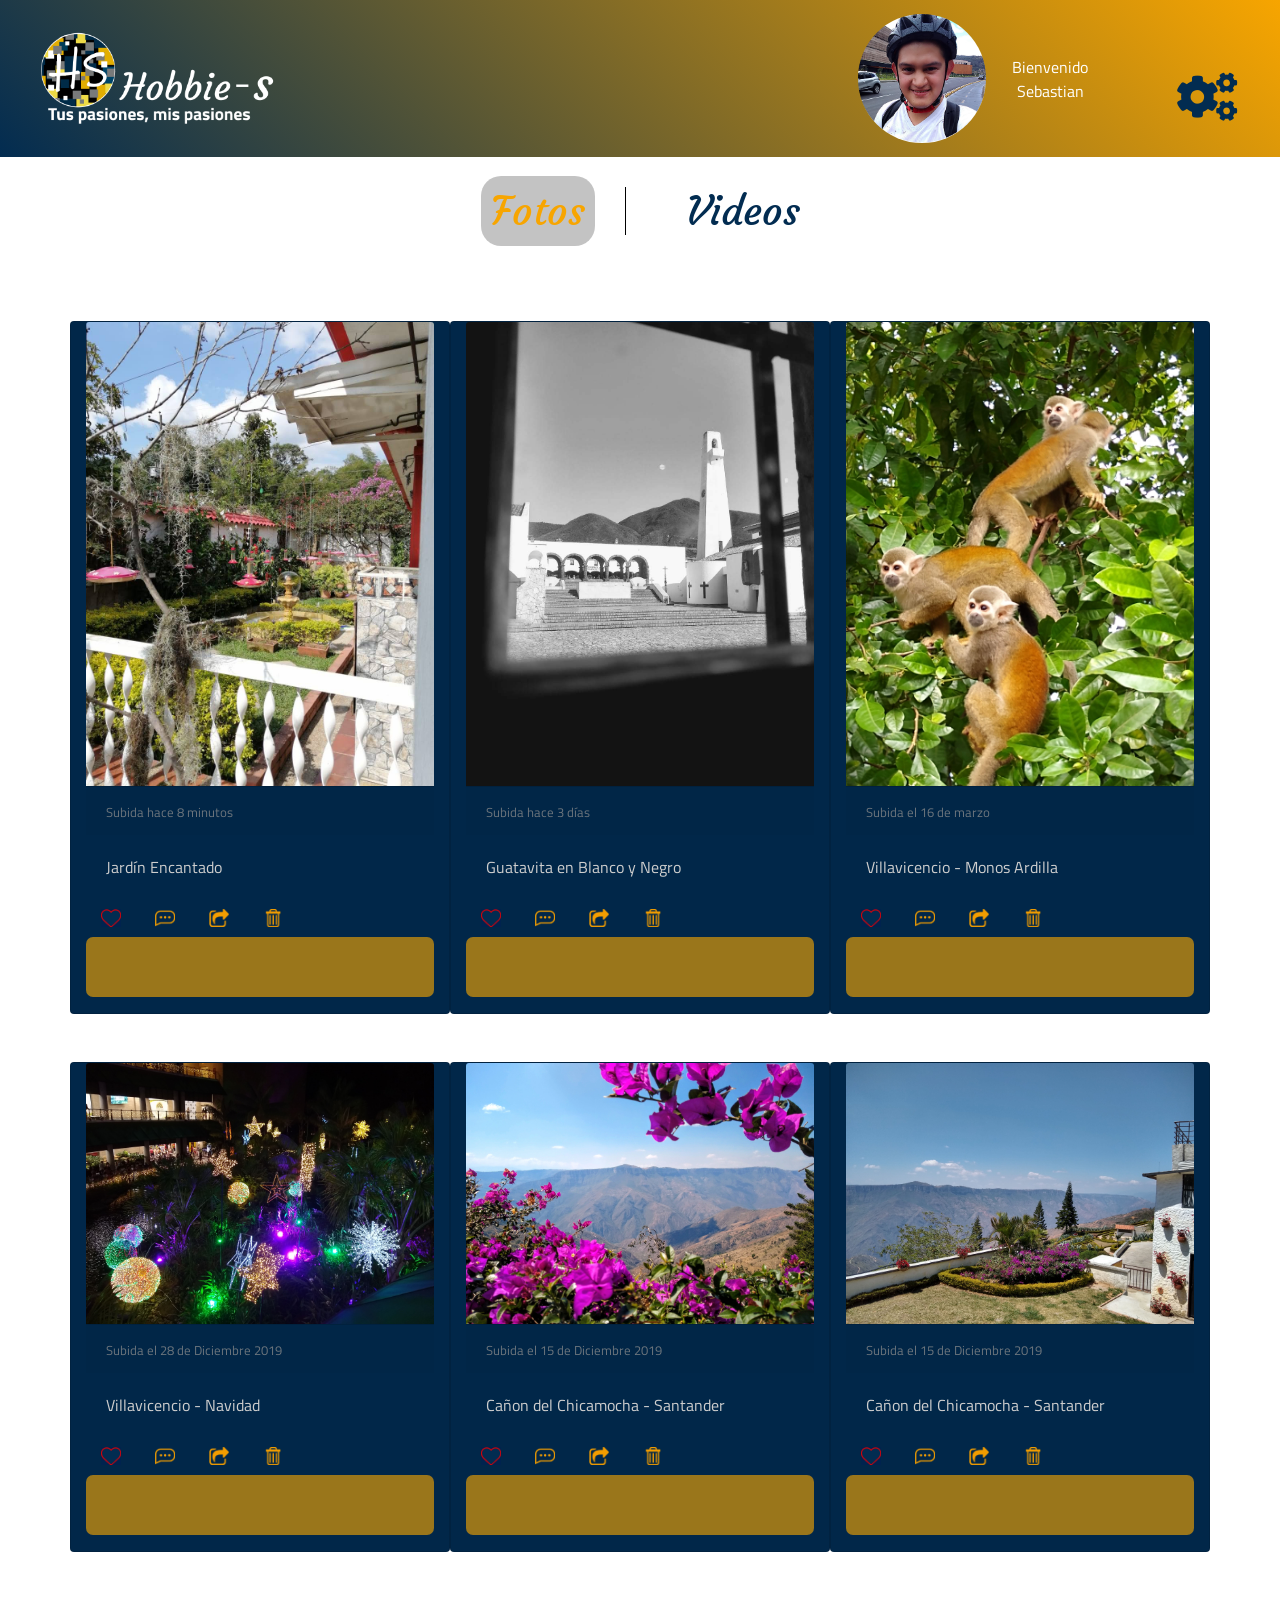
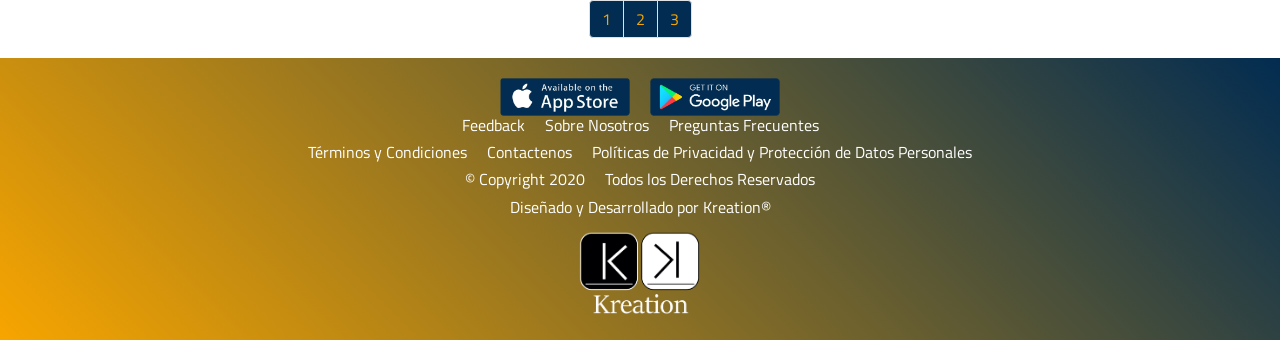
<file: assets/html/Galeria.html>
<!DOCTYPE html>
<html lang="es">

<head>
  <meta charset="UTF-8">
  <meta name="viewport" content="width=device-width, initial-scale=1.0">
  <link rel="stylesheet" href="https://stackpath.bootstrapcdn.com/bootstrap/4.5.0/css/bootstrap.min.css"
    integrity="sha384-9aIt2nRpC12Uk9gS9baDl411NQApFmC26EwAOH8WgZl5MYYxFfc+NcPb1dKGj7Sk" crossorigin="anonymous">
  <link
    href="https://fonts.googleapis.com/css2?family=Courgette&family=Titillium+Web:ital,wght@0,200;0,300;0,400;0,600;0,700;0,900;1,200;1,300;1,400;1,600;1,700&display=swap"
    rel="stylesheet">
  <link rel="shortcut icon" type="image/png" href="../Multimedia_Proyecto_Final/HeaderFooter/faviconHS.png">
  <link rel="stylesheet" href="https://use.fontawesome.com/releases/v5.0.13/css/all.css">
  <link rel="stylesheet" href="../css/galeriaStyle.css">
  <link rel="stylesheet" href="../css/footerHeaderStyle.css">
  <title>Galeria - Página 1</title>
</head>

<body>

    <!-- Header -->
    <header class="headerHS">
      <div class="logHS">
          <img class="logHeader" id="logHeader" src="../Multimedia_Proyecto_Final/HeaderFooter/Logo_Wh.png">
      </div>
      <div class="contFotoPerfil">
          <img class="fotoPerfil" id="fotoPerfil" src="../Multimedia_Proyecto_Final/HeaderFooter/circuloPerfil.jpg">
      </div>
      <div class="txtPerfil">
          Bienvenido
          <br>Sebastian
      </div>
      <nav id="contMenu" class="contMenu">
          <ul>
              <li class="itemMenu"><a href="perfil.html">Mi Perfil</a></li>
              <li class="itemMenu"><a href="#">Configuraciones</a></li>
              <li class="itemMenu"><a href="#">Privacidad</a></li>
              <li class="itemMenu"><a href="#">Ayuda y Soporte Técnico</a></li>
              <li class="itemMenu"><a href="contacto.html">Contáctenos</a></li>
              <li class="itemMenu"><a href="../../index.html">Cerrar Sesión</a></li>
          </ul>
      </nav>
      <div id="menuToggle" class="menuToggle" onClick="cambiarClase()">
          <div class="setIcon">
              <i class="settingsIcon fas fa-cogs"></i></div>
    </div>
  </header>
  <!-- contenido -->
  <main class="main">
    <div class="containerFull">
      <div class="row titulo">
        <div class="title">
          <h1 class="title1">
            <a href="Galeria.html" class="select">
              Fotos
            </a>
          </h1>
        </div>
        <div class="title">
          <h1 class="title2">
            <a href="videos.html" class="linkTitle">
              Videos
            </a>
          </h1>
        </div>
        
      </div>
      <div class="container">
        <div class="row containerGallery">
          <div class="containerCards mt-2 amigosPadre">
            <div class="card col-sm-12 col-md-6 col-lg-4 mt-5 amigos">
              <img src="../Multimedia_Proyecto_Final/Fotografia/IMG-20200107-WA0050.jpg" class="card-img-top imagen"
                alt="...">
              <div class="card-footer">
                <small class="text-muted small">Subida hace 8 minutos</small>
              </div>
              <div class="card-body">
                <p class="card-text">Jardín Encantado</p>
              </div>
              <div class="icons">
                <img src="../Multimedia_Proyecto_Final/Para galeria/Dislike.png" alt="" id="btnNoGusta"
                  class="icDislike">
                <img src="../Multimedia_Proyecto_Final/Para galeria/Comentar.png" alt="" class="icCommit">
                <img src="../Multimedia_Proyecto_Final/Para galeria/Compartir.png" alt="" class="icShare">
                <img src="../Multimedia_Proyecto_Final/Para galeria/Eliminar.png" alt="" class="icDelete" id="eliminar">
              </div>
              <div class="comentarios">
                <textarea id="commitText" class="commit" cols="40" rows="3"></textarea>
              </div>
            </div>
            <div class="card col-sm-12 col-md-6 col-lg-4 mt-5 amigos">
              <img src="../Multimedia_Proyecto_Final/Fotografia/IMG-20200216-WA0028.jpg" class="card-img-top" alt="...">
              <div class="card-footer">
                <small class="text-muted small">Subida hace 3 días</small>
              </div>
              <div class="card-body">
                <p class="card-text">Guatavita en Blanco y Negro</p>
              </div>
              <div class="icons">
                <img src="../Multimedia_Proyecto_Final/Para galeria/Dislike.png" alt="" id="btnNoGusta"
                  class="icDislike">
                <img src="../Multimedia_Proyecto_Final/Para galeria/Comentar.png" alt="" class="icCommit">
                <img src="../Multimedia_Proyecto_Final/Para galeria/Compartir.png" alt="" class="icShare">
                <img src="../Multimedia_Proyecto_Final/Para galeria/Eliminar.png" alt="" class="icDelete" id="eliminar">
              </div>
              <div class="comentarios">
                <textarea class="commit" cols="40" rows="3"></textarea>
              </div>
            </div>
            <div class="card col-sm-12 col-md-6 col-lg-4 mt-5 amigos">
              <img src="../Multimedia_Proyecto_Final/Fotografia/IMG_20200102_145419642.jpg" class="card-img-top"
                alt="...">
              <div class="card-footer">
                <small class="text-muted small">Subida el 16 de marzo</small>
              </div>
              <div class="card-body">
                <p class="card-text">Villavicencio - Monos Ardilla</p>
              </div>
              <div class="icons">
                <img src="../Multimedia_Proyecto_Final/Para galeria/Dislike.png" alt="" id="btnNoGusta"
                  class="icDislike">
                <img src="../Multimedia_Proyecto_Final/Para galeria/Comentar.png" alt="" class="icCommit">
                <img src="../Multimedia_Proyecto_Final/Para galeria/Compartir.png" alt="" class="icShare">
                <img src="../Multimedia_Proyecto_Final/Para galeria/Eliminar.png" alt="" class="icDelete" id="eliminar">
              </div>
              <div class="comentarios">
                <textarea class="commit" cols="40" rows="3"></textarea>
              </div>
            </div>
          </div>

          <div class="card col-sm-12 col-md-6 col-lg-4 mt-5 amigos">
            <img src="../Multimedia_Proyecto_Final/Fotografia/IMG_20200103_184114714.jpg" class="card-img-top"
              alt="...">
            <div class="card-footer">
              <small class="text-muted small">Subida el 28 de Diciembre 2019</small>
            </div>
            <div class="card-body">
              <p class="card-text">Villavicencio - Navidad</p>
            </div>

            <div class="icons">
              <img src="../Multimedia_Proyecto_Final/Para galeria/Dislike.png" alt="" id="btnNoGusta" class="icDislike">
              <img src="../Multimedia_Proyecto_Final/Para galeria/Comentar.png" alt="" class="icCommit">
              <img src="../Multimedia_Proyecto_Final/Para galeria/Compartir.png" alt="" class="icShare">
              <img src="../Multimedia_Proyecto_Final/Para galeria/Eliminar.png" alt="" class="icDelete" id="eliminar">
            </div>
            <div class="comentarios">
              <textarea class="commit" cols="40" rows="3"></textarea>
            </div>
          </div>
          <div class="card col-sm-12 col-md-6 col-lg-4 mt-5 amigos">
            <img src="../Multimedia_Proyecto_Final/Fotografia/IMG_20200218_141724858_2.jpg" class="card-img-top"
              alt="...">
            <div class="card-footer">
              <small class="text-muted small">Subida el 15 de Diciembre 2019</small>
            </div>
            <div class="card-body">
              <p class="card-text">Cañon del Chicamocha - Santander</p>
            </div>
            <div class="icons">
              <img src="../Multimedia_Proyecto_Final/Para galeria/Dislike.png" alt="" id="btnNoGusta" class="icDislike">
              <img src="../Multimedia_Proyecto_Final/Para galeria/Comentar.png" alt="" class="icCommit">
              <img src="../Multimedia_Proyecto_Final/Para galeria/Compartir.png" alt="" class="icShare">
              <img src="../Multimedia_Proyecto_Final/Para galeria/Eliminar.png" alt="" class="icDelete" id="eliminar">
            </div>
            <div class="comentarios">
              <textarea class="commit" cols="40" rows="3"></textarea>
            </div>
          </div>
          <div class="card col-sm-12 col-md-6 col-lg-4 mt-5 amigos">
            <img src="../Multimedia_Proyecto_Final/Fotografia/IMG_20200218_132206495_HDR.jpg" class="card-img-top"
              alt="...">
            <div class="card-footer">
              <small class="text-muted small">Subida el 15 de Diciembre 2019</small>
            </div>
            <div class="card-body">
              <p class="card-text">Cañon del Chicamocha - Santander</p>
            </div>
            <div class="icons">
              <img src="../Multimedia_Proyecto_Final/Para galeria/Dislike.png" alt="" id="btnNoGusta" class="icDislike">
              <img src="../Multimedia_Proyecto_Final/Para galeria/Comentar.png" alt="" class="icCommit">
              <img src="../Multimedia_Proyecto_Final/Para galeria/Compartir.png" alt="" class="icShare">
              <img src="../Multimedia_Proyecto_Final/Para galeria/Eliminar.png" alt="" class="icDelete" id="eliminar">
            </div>
            <div class="comentarios">
              <textarea class="commit" cols="40" rows="3"></textarea>
            </div>
          </div>
        </div>
        <nav aria-label="navPage">
          <ul class="pagination mt-5">
            <li class="page-item"><a class="page-link" href="Galeria.html">1</a></li>
            <li class="page-item"><a class="page-link" href="pagina2.html">2</a></li>
            <li class="page-item"><a class="page-link" href="pagina3.html">3</a></li>
          </ul>
        </nav>
      </div>
    </div>
  </main>
  <!-- Footer -->
  <footer class="footerHS">
    <section class="apps">
      <div class="downApp">
        <a href="https://play.google.com/store?hl=es_CO" target="blank" class="linkImg"><img class="imgApp" id="imgBtn"
            src="../Multimedia_Proyecto_Final/HeaderFooter/App_Store2.png"></a>
        <a href="https://play.google.com/store?hl=es_CO" target="blank" class="linkImg"><img class="imgApp"
            src="../Multimedia_Proyecto_Final/HeaderFooter/Play_Store2.png"></a>
      </div>
    </section>

    <div class="blockFoot1">
      <h2 class="fontFooter"><a class="linkFoot" href="#">Feedback</a></h2>
      <h2 class="fontFooter"><a class="linkFoot" href="#">Sobre Nosotros</a></h2>
      <h2 class="fontFooter"><a class="linkFoot"
          href="https://www.add.com.mx/clientes/index.php?rp=/knowledgebase/40/Me-ayudan-las-redes-sociales.html">Preguntas
          Frecuentes</a></h2>
    </div>

    <div class="blockFoot2">
      <h2 class="fontFooter"><a class="linkFoot"
          href="https://www.mintic.gov.co/portal/inicio/2627:Pol-ticas-de-Privacidad-y-Condiciones-de-Uso">Términos y
          Condiciones</a></h2>
      <h2 class="fontFooter"><a class="linkFoot" href="contacto.html">Contactenos</a></h2>
      <h2 class="fontFooter"><a class="linkFoot"
          href="https://www.mineducacion.gov.co/1759/articles-353715_recurso_1.pdf">Políticas de Privacidad y Protección
          de Datos Personales</a></h2>
    </div>

    <div class="blockFoot3">
      <h2 class="fontFooter"><a class="linkFoot" href="https://copyright.es/copyright_de_sitio_internet.html">©
          Copyright 2020</a></h2>
      <h2 class="fontFooter"><a class="linkFoot" href="https://copyright.es/copyright_de_sitio_internet.html">Todos los
          Derechos Reservados</a></h2>
    </div>

    <div class="blockFoot4">
      <h2 class="fontFooter"><a class="linkFoot" href="indexKreator.html">Diseñado y Desarrollado por Kreation®</a></h2>
      <img class="kreatLog" src="../Multimedia_Proyecto_Final/HeaderFooter/Logo Kreation_wh2.png">
    </div>
  </footer>

  <script src="https://code.jquery.com/jquery-3.5.1.slim.min.js"
    integrity="sha384-DfXdz2htPH0lsSSs5nCTpuj/zy4C+OGpamoFVy38MVBnE+IbbVYUew+OrCXaRkfj" crossorigin="anonymous">
  </script>
  <script src="https://cdn.jsdelivr.net/npm/popper.js@1.16.0/dist/umd/popper.min.js"
    integrity="sha384-Q6E9RHvbIyZFJoft+2mJbHaEWldlvI9IOYy5n3zV9zzTtmI3UksdQRVvoxMfooAo" crossorigin="anonymous">
  </script>
  <script src="https://stackpath.bootstrapcdn.com/bootstrap/4.5.0/js/bootstrap.min.js"
    integrity="sha384-OgVRvuATP1z7JjHLkuOU7Xw704+h835Lr+6QL9UvYjZE3Ipu6Tp75j7Bh/kR0JKI" crossorigin="anonymous">
  </script>
  <script src="../js/galeria.js"></script>

  <!-- Scripts Footer-->
  <script src="../js/homeJS.js"></script>

</body>

</html>
</file>
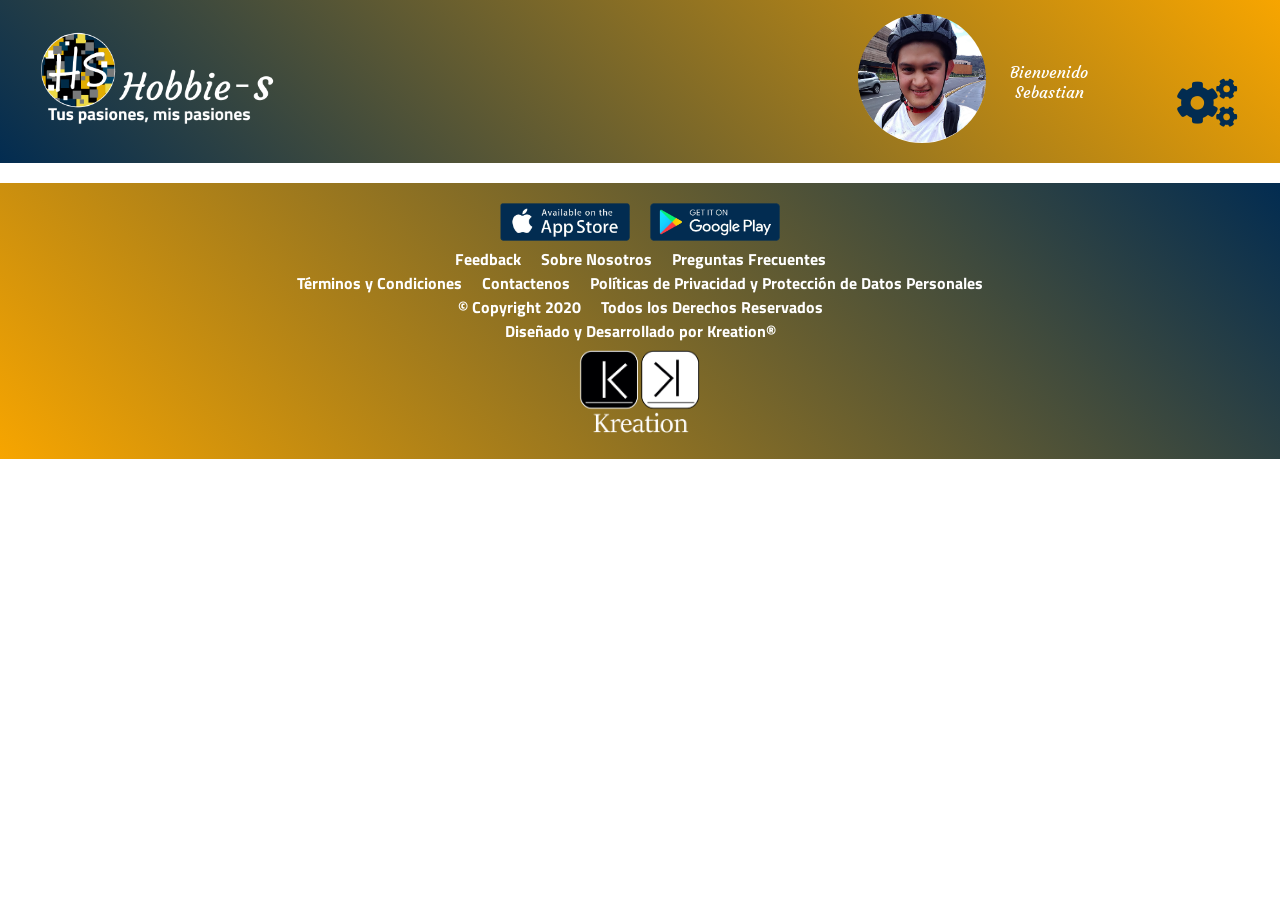
<file: assets/html/Header_Footer.html>
<!DOCTYPE html>
<html lang="es">
<head>
    <meta charset="UTF-8">
    <meta name="viewport" content="width=device-width, initial-scale=1.0">
    <link
        href="https://fonts.googleapis.com/css2?family=Courgette&family=Titillium+Web:ital,wght@0,200;0,300;0,400;0,600;0,700;0,900;1,200;1,300;1,400;1,600;1,700&display=swap"
        rel="stylesheet">
    <link rel="shortcut icon" type="image/png" href="../Multimedia_Proyecto_Final/HeaderFooter/faviconHS.png">
    <link rel="stylesheet" href="https://use.fontawesome.com/releases/v5.0.13/css/all.css">
    <link rel="stylesheet" href="../css/footerHeaderStyle.css">
    <title>Hobbie-S | Home</title>
</head>
<body>
    
    <!-- Header -->
    <header class="headerHS">
        <div class="logHS">
            <img class="logHeader" id="logHeader" src="../Multimedia_Proyecto_Final/HeaderFooter/Logo_Wh.png">
        </div>
        <div class="contFotoPerfil">
            <img class="fotoPerfil" id="fotoPerfil" src="../Multimedia_Proyecto_Final/HeaderFooter/circuloPerfil.jpg">
        </div>
        <div class="txtPerfil FT">
            Bienvenido
            <br>Sebastian
        </div>
        <nav id="contMenu" class="contMenu">
            <ul>
                <li class="itemMenu"><a href="perfil.html">Mi Perfil</a></li>
                <li class="itemMenu"><a href="#">Configuraciones</a></li>
                <li class="itemMenu"><a href="#">Privacidad</a></li>
                <li class="itemMenu"><a href="#">Ayuda y Soporte Técnico</a></li>
                <li class="itemMenu"><a href="contacto.html">Contáctenos</a></li>
                <li class="itemMenu"><a href="../../index.html">Cerrar Sesión</a></li>
            </ul>
        </nav>
        <div id="menuToggle" class="menuToggle" onClick="cambiarClase()">
            <div class="setIcon">
                <i class="settingsIcon fas fa-cogs"></i></div>
        </div>
    </header>

    <!-- Footer -->
    <footer class="footerHS">
        <section class="apps">
            <div class="downApp">
                <a href="https://play.google.com/store?hl=es_CO" target="blank" class="linkImg"><img class="imgApp" id= "imgBtn" src="../Multimedia_Proyecto_Final/HeaderFooter/App_Store2.png"></a>
                <a href="https://play.google.com/store?hl=es_CO" target="blank" class="linkImg"><img class="imgApp" src="../Multimedia_Proyecto_Final/HeaderFooter/Play_Store2.png"></a>            
            </div>
        </section>
        
        <div class="blockFoot1">
            <h2 class="fontFooter"><a class="linkFoot" href="#">Feedback</a></h2>
            <h2 class="fontFooter"><a class="linkFoot" href="#">Sobre Nosotros</a></h2>
            <h2 class="fontFooter"><a class="linkFoot" href="https://www.add.com.mx/clientes/index.php?rp=/knowledgebase/40/Me-ayudan-las-redes-sociales.html">Preguntas Frecuentes</a></h2>
        </div>

        <div class="blockFoot2">
            <h2 class="fontFooter"><a class="linkFoot" href="https://www.mintic.gov.co/portal/inicio/2627:Pol-ticas-de-Privacidad-y-Condiciones-de-Uso">Términos y Condiciones</a></h2>
            <h2 class="fontFooter"><a class="linkFoot" href="contacto.html">Contactenos</a></h2>
            <h2 class="fontFooter"><a class="linkFoot" href="https://www.mineducacion.gov.co/1759/articles-353715_recurso_1.pdf">Políticas de Privacidad y Protección de Datos Personales</a></h2>
        </div>

        <div class="blockFoot3">
            <h2 class="fontFooter"><a class="linkFoot" href="https://copyright.es/copyright_de_sitio_internet.html">© Copyright 2020</a></h2>
        <h2 class="fontFooter"><a class="linkFoot" href="https://copyright.es/copyright_de_sitio_internet.html">Todos los Derechos Reservados</a></h2>
        </div>
        
        <div class="blockFoot4">
            <h2 class="fontFooter"><a class="linkFoot" href="indexKreator.html">Diseñado y Desarrollado por Kreation®</a></h2>
            <img class="kreatLog" src="../Multimedia_Proyecto_Final/HeaderFooter/Logo Kreation_wh2.png">
        </div>
    </footer>

    <!-- Scripts Footer-->
    <script src="../js/homeJS.js"></script>
</body>
</html>
</file>
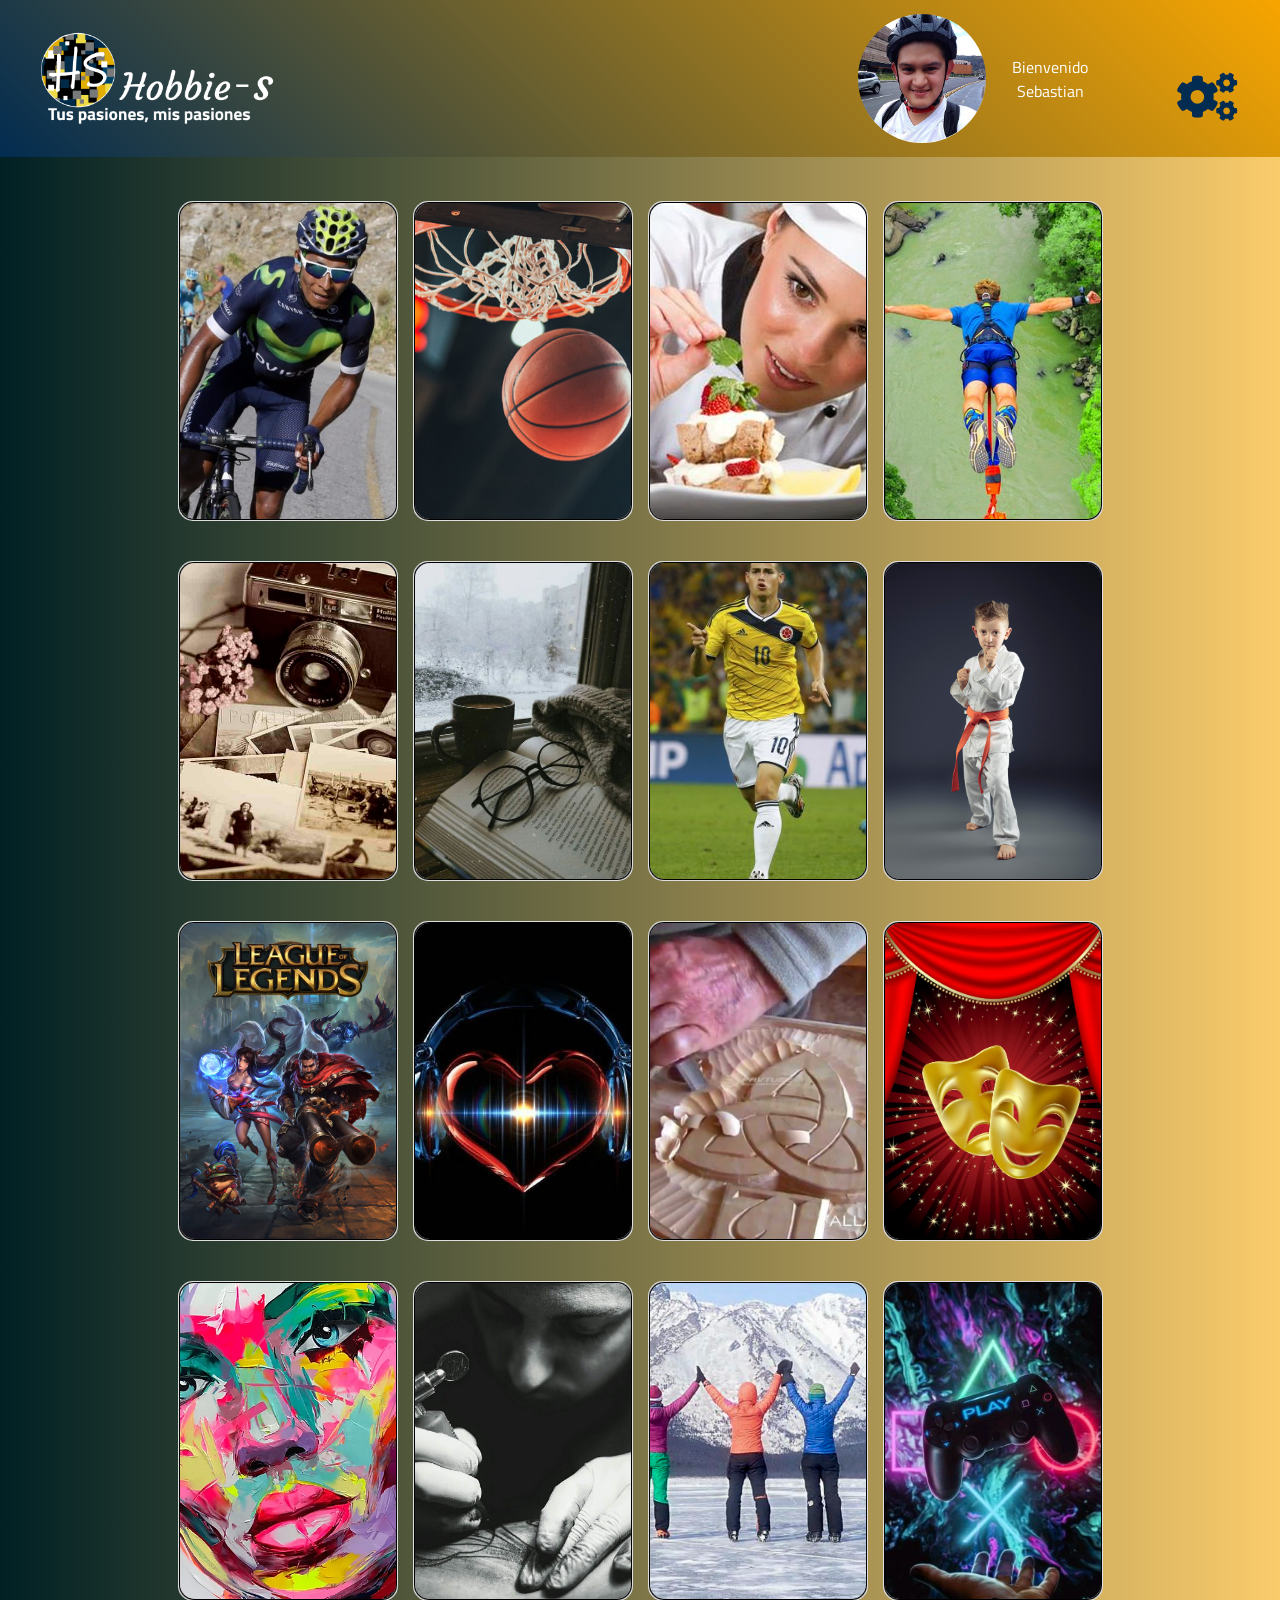
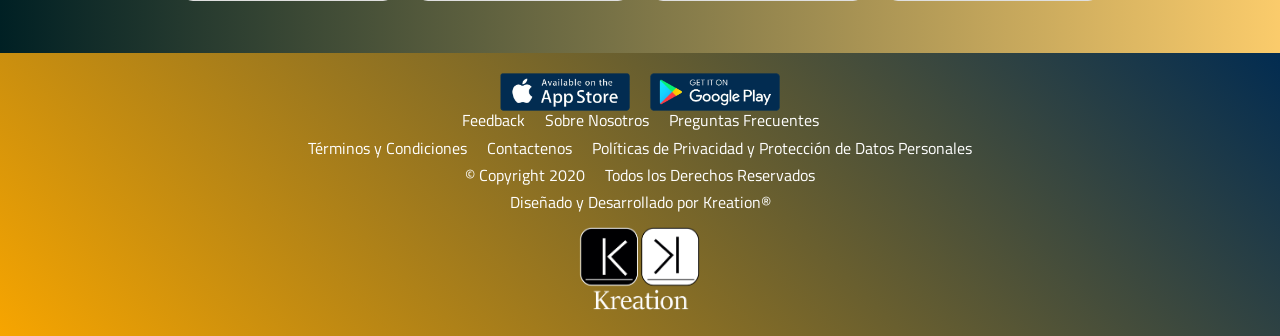
<file: assets/html/hobbies.html>
<!DOCTYPE html>
<html lang="en">
<head>
    <meta charset="UTF-8">
    <meta name="viewport" content="width=device-width, initial-scale=1.0">
    <link rel="stylesheet" href="https://stackpath.bootstrapcdn.com/bootstrap/4.4.1/css/bootstrap.min.css" integrity="sha384-Vkoo8x4CGsO3+Hhxv8T/Q5PaXtkKtu6ug5TOeNV6gBiFeWPGFN9MuhOf23Q9Ifjh" crossorigin="anonymous">
    <link
        href="https://fonts.googleapis.com/css2?family=Courgette&family=Titillium+Web:ital,wght@0,200;0,300;0,400;0,600;0,700;0,900;1,200;1,300;1,400;1,600;1,700&display=swap"
        rel="stylesheet">
    <link rel="shortcut icon" type="image/png" href="../Multimedia_Proyecto_Final/HeaderFooter/faviconHS.png">
    <link rel="stylesheet" href="https://use.fontawesome.com/releases/v5.0.13/css/all.css">
    <link rel="stylesheet" href="../css/footerHeaderStyle.css">
    <link rel="stylesheet" href="../css/styleHobbies.css">
    <title>Hobbies</title>
</head>
<body>

    <!-- Header -->
    <header class="headerHS">
        <div class="logHS">
            <img class="logHeader" id="logHeader" src="../Multimedia_Proyecto_Final/HeaderFooter/Logo_Wh.png">
        </div>
        <div class="contFotoPerfil">
            <img class="fotoPerfil" id="fotoPerfil" src="../Multimedia_Proyecto_Final/HeaderFooter/circuloPerfil.jpg">
        </div>
        <div class="txtPerfil">
            Bienvenido
            <br>Sebastian
        </div>
        <nav id="contMenu" class="contMenu">
            <ul>
                <li class="itemMenu"><a href="perfil.html">Mi Perfil</a></li>
                <li class="itemMenu"><a href="#">Configuraciones</a></li>
                <li class="itemMenu"><a href="#">Privacidad</a></li>
                <li class="itemMenu"><a href="#">Ayuda y Soporte Técnico</a></li>
                <li class="itemMenu"><a href="contacto.html">Contáctenos</a></li>
                <li class="itemMenu"><a href="../../index.html">Cerrar Sesión</a></li>
            </ul>
        </nav>
        <div id="menuToggle" class="menuToggle" onClick="cambiarClase()">
            <div class="setIcon">
                <i class="settingsIcon fas fa-cogs"></i></div>
        </div>
    </header>

    <section>
    <div class="container">
        

        <div class="container">               

            <div class="card">
                <div class="img-box">
                    <img  src="../Multimedia_Proyecto_Final/cardImages/ciclismo.jpg" alt="Ciclismo" title="Ciclismo">
                </div>
                
                <div class="details">
                    <h2>
                        Ciclismo
                        <img class="imgIcon" src="../Multimedia_Proyecto_Final/cardsIcon/Ciclismo.png" alt="">
                    </h2>                    
                    <p>
                        Tal vez la vida no se trate de  tu bici, pero es un hecho que te ayuda a vivirla mejor.
                        <button type="button" class="btn btn-primary">Ver mas</button>
                    </p>
                </div>
            </div>
            
            <div class="card">
                <div class="img-box">
                    <img src="../Multimedia_Proyecto_Final/cardImages/baloncesto.jpg" alt="Baloncesto" title="Baloncesto">
                </div>
                
                <div class="details">
                    <h2>
                        Baloncesto
                        <img class="imgIcon" src="../Multimedia_Proyecto_Final/cardsIcon/Baloncesto.png" alt="">
                    </h2>                    
                    <p>
                        El talento gana juegos,pero jugar en equipo gana campeonatos.
                        <button type="button" class="btn btn-primary">Ver mas</button>
                    </p>
                </div>
            </div>
            
            <div class="card">
                <div class="img-box">
                    <img  src="../Multimedia_Proyecto_Final/cardImages/cocina.jpg" alt="Cocina" title="Cocina">
                </div>                
                <div class="details">
                    <h2>
                        Cocina
                        <img class="imgIcon" src="../Multimedia_Proyecto_Final/cardsIcon/Cocina.png" alt="Cocina">
                    </h2>                    
                    <p>
                        Nuevos amigos, la pócima, el ingrediente secreto y de ahí a la receta. El caso es que siempre algo se cocina.
                       <button type="button" class="btn btn-primary">Ver mas</button>
                    </p>
                </div>
            </div>
            
            <div class="card">
                <div class="img-box">
                    <img  src="../Multimedia_Proyecto_Final/cardImages/deportesExtremos.jpg" alt="Deportes Extremos" title="Deportes Extremos">
                </div>
                
                <div class="details">
                    <h2>
                        Deportes Extremos
                        <img class="imgIcon" src="../Multimedia_Proyecto_Final/cardsIcon/DeportesExtremos.png" alt="Deportes Extremos">
                    </h2>                    
                    <p>
                        fallaras el 100% de las cosas que no intestes.
                        <button type="button" class="btn btn-primary">Ver mas</button>
                    </p>
                </div>
            </div>
            
            <div class="card">
                <div class="img-box">
                    <img  src="../Multimedia_Proyecto_Final/cardImages/fotografia.jpg" alt="Fotografía" title="Fotografía">
                </div>
                
                <div class="details">
                    <h2>
                        Fotografía
                        <img class="imgIcon" src="../Multimedia_Proyecto_Final/cardsIcon/Fotografia.png" alt="Fotografía">
                    </h2>                    
                    <p>
                        La historia de una foto, esta en el ojo de quien la captura.
                        <button type="button" class="btn btn-primary">Ver mas</button>
                    </p>
                </div>
            </div>
            
            <div class="card">
                <div class="img-box">
                    <img  src="../Multimedia_Proyecto_Final/cardImages/Lectura.jpg" alt="Lectura" title="Lectura">
                </div>
                
                <div class="details">
                    <h2>
                        Lectura
                        <img class="imgIcon" src="../Multimedia_Proyecto_Final/cardsIcon/Lectura.png" alt="Lectura" title="Lectura">
                    </h2>                    
                    <p>
                        Ver a alguien leyendo un libro que te guste, es ver a un libro recomendote a esa persona.
                        <button type="button" class="btn btn-primary">Ver mas</button>
                    </p>
                </div>
            </div>
            
            <div class="card">
                <div class="img-box">
                    <img  src="../Multimedia_Proyecto_Final/cardImages/futbol.jpg" alt="Fútbol" title="Fútbol">
                </div>
                
                <div class="details">
                    <h2>
                        Fútbol
                        <img class="imgIcon" src="../Multimedia_Proyecto_Final/cardsIcon/Futbol.png" alt="Fútbol">
                    </h2>                    
                    <p>
                        Mi pasion el fútbol, mi mirada en e balon, y mis pensamientos en la victoria.
                        <button type="button" class="btn btn-primary">Ver mas</button>
                    </p>
                </div>
            </div>
            
            <div class="card">
                <div class="img-box">
                    <img  src="../Multimedia_Proyecto_Final/cardImages/ArtesMarciales.jpg" alt="Artes Marciales" title="Artes Marciales">
                </div>
                
                <div class="details">
                    <h2>
                        Artes Marciales
                        <img class="imgIcon" src="../Multimedia_Proyecto_Final/cardsIcon/Artes-Marciales.png" alt="Artes Marciales">
                    </h2>                    
                    <p>
                        Pasion 100% defensivo de principio a fin.
                        <button type="button" class="btn btn-primary">Ver mas</button>
                    </p>
                </div>
            </div>
            
            <div class="card">
                <div class="img-box">
                    <img  src="../Multimedia_Proyecto_Final/cardImages/LeagueOfLegends.jpg" alt="League Of Legends" title="League Of Legends">
                </div>
                
                <div class="details">
                    <h2>
                        League Of Legends
                        <img class="imgIcon" src="../Multimedia_Proyecto_Final/cardsIcon/Ciclismo.png" alt="League Of Legends">
                    </h2>                    
                    <p>
                        la estrategia  en equipo, es un patron  de triunfo en una corriente de desiciones.
                        <button type="button" class="btn btn-primary">Ver mas</button>
                    </p>
                </div>
            </div>
            
            <div class="card">
                <div class="img-box">
                    <img  src="../Multimedia_Proyecto_Final/cardImages/musica.jpg" alt="Música" title="Música">
                </div>
                
                <div class="details">
                    <h2>
                        Música
                        <img class="imgIcon" src="../Multimedia_Proyecto_Final/cardsIcon/Musica.png" alt="Música">
                    </h2>                    
                    <p>
                        Donde las palabras faltan, habla la musica.
                        <button type="button" class="btn btn-primary">Ver mas</button>
                    </p>
                </div>
            </div>
            
            <div class="card">
                <div class="img-box">
                    <img  src="../Multimedia_Proyecto_Final/cardImages/madera.jpg" alt="Arte Country" title="Arte Country">
                </div>
                
                <div class="details">
                    <h2>
                        Arte Country
                        <img class="imgIcon" src="../Multimedia_Proyecto_Final/cardsIcon/Madera.png" alt="Madera">
                    </h2>                    
                    <p>
                       Tallamos en arte tus pensamientos.
                        <button type="button" class="btn btn-primary">Ver mas</button>
                    </p>
                </div>
            </div>
            
            <div class="card">
                <div class="img-box">
                    <img  src="../Multimedia_Proyecto_Final/cardImages/cineTeatro.jpg" alt="Cine - Teatro" title="Cine - Teatro">
                </div>
                
                <div class="details">
                    <h2>
                        Cine - Teatro
                        <img class="imgIcon" src="../Multimedia_Proyecto_Final/cardsIcon/CineTeatro.png" alt="Cine - Teatro">
                    </h2>                    
                    <p>
                        Cine/Arte= Mejores momentos, inolvidables recuerdos.
                        <button type="button" class="btn btn-primary">Ver mas</button>
                    </p>
                </div>
            </div>
            <div class="card">
                <div class="img-box">
                    <img  src="../Multimedia_Proyecto_Final/cardImages/Arte.webp" alt="Arte" title="Arte">
                </div>
                
                <div class="details">
                    <h2>
                        Arte
                        <img class="imgIcon" src="../Multimedia_Proyecto_Final/cardsIcon/Arte.png" alt="Arte">
                    </h2>                    
                    <p>
                        El arte no es lo que ves, sino lo que haces ver a los demas.
                        <button type="button" class="btn btn-primary">Ver mas</button>
                    </p>
                </div>
            </div>

            <div class="card">
                <div class="img-box">
                    <img  src="../Multimedia_Proyecto_Final/cardImages/tatuajes.jpg" alt="Tatto Art" title="Tatto Art">
                </div>
                
                <div class="details">
                    <h2>
                        Tatto Art
                        <img class="imgIcon" src="../Multimedia_Proyecto_Final/cardsIcon/TattoArt.png" alt="Tatto Art">
                    </h2>                    
                    <p>
                        los tatuajes son un arte para compartir.
                        <button type="button" class="btn btn-primary">Ver mas</button>
                    </p>
                </div>
            </div>
            <div class="card">
                <div class="img-box">
                    <img  src="../Multimedia_Proyecto_Final/cardImages/travesia.jpg" alt="Travesia" title="Travesia">
                </div>
                
                <div class="details">
                    <h2>
                        Travesia
                        <img class="imgIcon" src="../Multimedia_Proyecto_Final/cardsIcon/Travesia.png" alt="Travesias">
                    </h2>                    
                    <p>
                        No se viaja para escapar de la vida, se viaja para que la vida no se escape.
                        <button type="button" class="btn btn-primary">Ver mas</button>
                    </p>
                </div>
            </div>
            <div class="card">
                <div class="img-box">
                    <img  src="../Multimedia_Proyecto_Final/cardImages/videojuegos.jpg" alt="Video Juegos" title="Video Juegos">
                </div>
                
                <div class="details">
                    <h2>
                        Video Juegos
                        <img class="imgIcon" src="../Multimedia_Proyecto_Final/cardsIcon/Videojuegos.png" alt="Travesias">
                    </h2>                    
                    <p>
                        Un héroe no necesita hablar. Cuando se haya ido, el mundo hablará por él“
                        <button type="button" class="btn btn-primary">Ver mas</button>
                    </p>
                </div>
            </div>
            
        </div>    
    </div>
    </section>
    <!-- Footer -->
    <footer class="footerHS">
        <section class="apps">
            <div class="downApp">
                <a href="https://play.google.com/store?hl=es_CO" target="blank" class="linkImg"><img class="imgApp" id= "imgBtn" src="../Multimedia_Proyecto_Final/HeaderFooter/App_Store2.png"></a>
                <a href="https://play.google.com/store?hl=es_CO" target="blank" class="linkImg"><img class="imgApp" src="../Multimedia_Proyecto_Final/HeaderFooter/Play_Store2.png"></a>            
            </div>
        </section>
        
        <div class="blockFoot1">
            <h2 class="fontFooter"><a class="linkFoot" href="#">Feedback</a></h2>
            <h2 class="fontFooter"><a class="linkFoot" href="#">Sobre Nosotros</a></h2>
            <h2 class="fontFooter"><a class="linkFoot" href="https://www.add.com.mx/clientes/index.php?rp=/knowledgebase/40/Me-ayudan-las-redes-sociales.html">Preguntas Frecuentes</a></h2>
        </div>

        <div class="blockFoot2">
            <h2 class="fontFooter"><a class="linkFoot" href="https://www.mintic.gov.co/portal/inicio/2627:Pol-ticas-de-Privacidad-y-Condiciones-de-Uso">Términos y Condiciones</a></h2>
            <h2 class="fontFooter"><a class="linkFoot" href="contacto.html">Contactenos</a></h2>
            <h2 class="fontFooter"><a class="linkFoot" href="https://www.mineducacion.gov.co/1759/articles-353715_recurso_1.pdf">Políticas de Privacidad y Protección de Datos Personales</a></h2>
        </div>

        <div class="blockFoot3">
            <h2 class="fontFooter"><a class="linkFoot" href="https://copyright.es/copyright_de_sitio_internet.html">© Copyright 2020</a></h2>
        <h2 class="fontFooter"><a class="linkFoot" href="https://copyright.es/copyright_de_sitio_internet.html">Todos los Derechos Reservados</a></h2>
        </div>
        
        <div class="blockFoot4">
            <h2 class="fontFooter"><a class="linkFoot" href="indexKreator.html">Diseñado y Desarrollado por Kreation®</a></h2>
            <img class="kreatLog" src="../Multimedia_Proyecto_Final/HeaderFooter/Logo Kreation_wh2.png">
        </div>
    </footer>

    <script src="https://code.jquery.com/jquery-3.5.1.js" integrity="sha256-QWo7LDvxbWT2tbbQ97B53yJnYU3WhH/C8ycbRAkjPDc=" crossorigin="anonymous"></script>
    <script src="../js/hobbiesPerfil.js"></script>
    <script src="https://cdn.jsdelivr.net/npm/popper.js@1.16.0/dist/umd/popper.min.js" integrity="sha384-Q6E9RHvbIyZFJoft+2mJbHaEWldlvI9IOYy5n3zV9zzTtmI3UksdQRVvoxMfooAo" crossorigin="anonymous"></script>
    <script src="https://stackpath.bootstrapcdn.com/bootstrap/4.5.0/js/bootstrap.min.js" integrity="sha384-OgVRvuATP1z7JjHLkuOU7Xw704+h835Lr+6QL9UvYjZE3Ipu6Tp75j7Bh/kR0JKI" crossorigin="anonymous"></script>
    <!-- Scripts Footer-->
    <script src="../js/homeJS.js"></script>

</body>
</html>
</file>
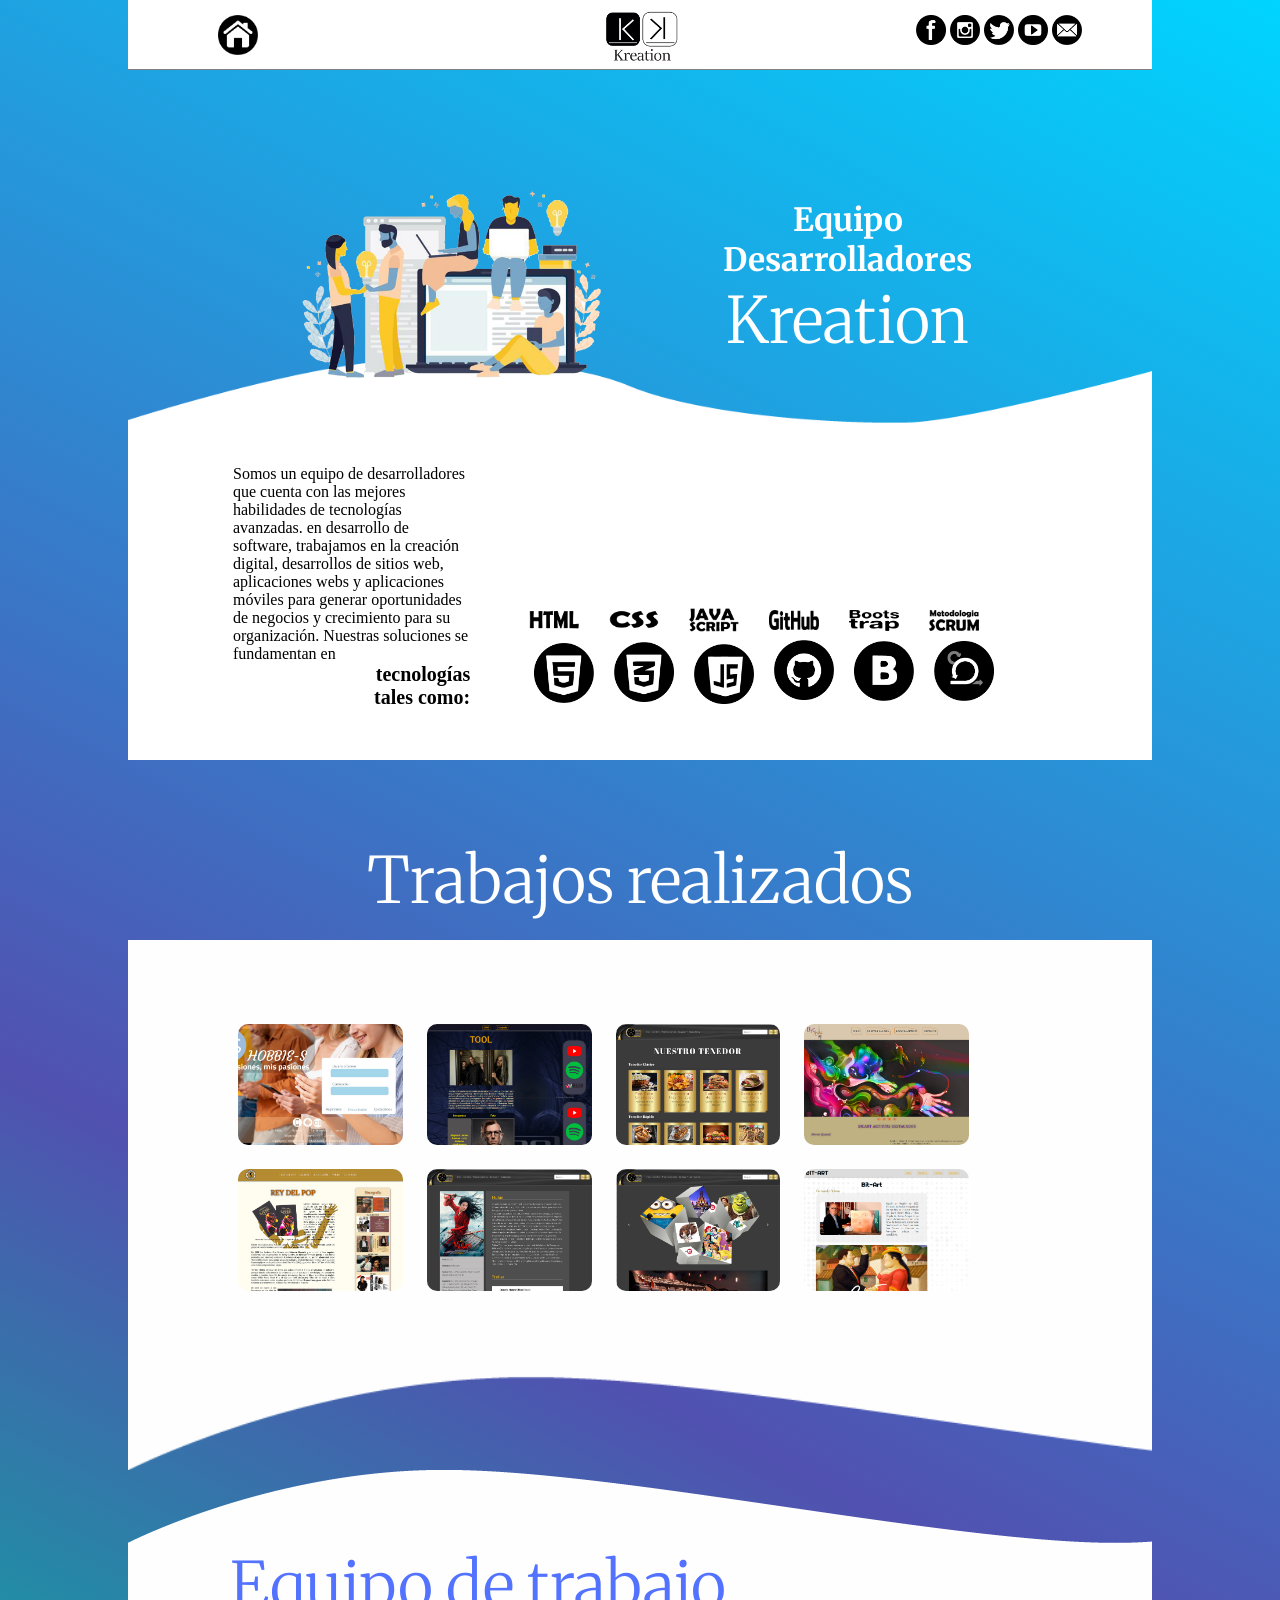
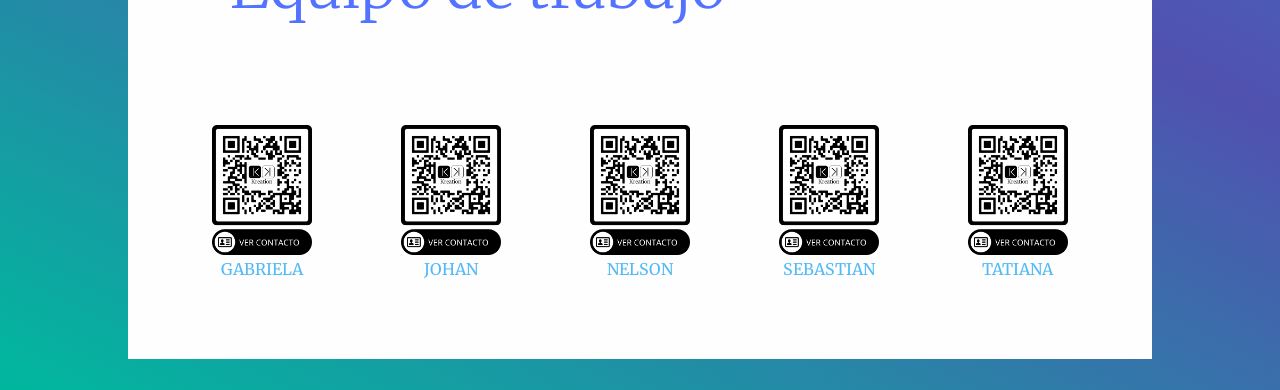
<file: assets/html/indexKreator.html>
<!DOCTYPE html>
<html lang="en">

<head>
        <meta charset="UTF-8">
        <meta name="viewport" content="width=device-width, initial-scale=1.0">
        <link href="https://fonts.googleapis.com/css2?family=Merriweather:ital,wght@0,300;0,400;0,700;0,900;1,300;1,400;1,700;1,900&display=swap"
                rel="stylesheet">
        <link href="https://fonts.googleapis.com/css2?family=Merriweather:ital,wght@0,300;0,400;0,700;0,900;1,300;1,400;1,700;1,900&display=swap"
                rel="stylesheet">
        <link rel="stylesheet" href="../css/estilosKreation.css">
        <link rel="icon" type="image/vnd.microsoft.icon" href="../Multimedia_Proyecto_Final//trabajos/fav.png" sizes="64x64">
        <title>kreation</title>
</head>

<body>
        <nav class="nav">

                <div class="contHome">
                        <a href=""><img class="home" src="../Multimedia_Proyecto_Final/trabajos/home.png" alt="iconCasita"></a>


                </div>
                <div class="contLogoHeader">
                        <a href="indexKreator.html"><img class="logoHeader" src="../Multimedia_Proyecto_Final//trabajos/logo.png"
                                        alt="logoDeHeader"></a>

                </div>
                <div class="redesSociales">
                        <a href="https://es-la.facebook.com/" target="_blank"> <img class="icons"
                                        src="../Multimedia_Proyecto_Final/trabajos/facebook.png" alt="iconFacebook"></a>
                        <a href="https://www.instagram.com/?hl=es-la" target="_blank"> <img class="icons"
                                        src="../Multimedia_Proyecto_Final/trabajos/Instagram.png" alt="iconInstagram"></a>
                        <a href="https://twitter.com/login?lang=es" target="_blank"><img class="icons"
                                        src="../Multimedia_Proyecto_Final/trabajos/twitter.png" alt="iconTwitter"></a>
                        <a href="https://www.youtube.com/?gl=CO&hl=es-419" target="_blank"><img class="icons"
                                        src="../Multimedia_Proyecto_Final/trabajos/youtube.png" alt="iconYoutube"></a>
                        <a href="mailto:johansaid94@gmail.com" target="_blank"><img class="icons"
                                        src="../Multimedia_Proyecto_Final/trabajos/email.png" alt="IconMail"></a>

                </div>
        </nav>
        <!-- fin del nav -->
        <div class="body">
                <section class="parallax" id="section0">
                        <div class="contTitulo">
                                <h2> Equipo Desarrolladores </h2>
                                <h1>Kreation</h1>
                        </div>
                        <div>
                                <img class="imgTitulo" src="../Multimedia_Proyecto_Final/trabajos/equipo.png" alt="">
                        </div>
                </section>
                <section class="parallax" id="section1">
                        <div class="twoFile">
                                <div class="contImg">
                                        <p class="quienesSomos">Somos un equipo de desarrolladores que cuenta con las
                                                mejores habilidades de
                                                tecnologías avanzadas.
                                                en desarrollo de software, trabajamos en la creación digital,
                                                desarrollos de sitios web,
                                                aplicaciones
                                                webs y
                                                aplicaciones móviles para generar oportunidades de negocios y
                                                crecimiento para su organización.
                                                Nuestras
                                                soluciones se
                                                fundamentan en <p class="pTales"> tecnologías tales como:</p>
                                        </p>
                                </div>
                                <aside class="aside">
                                        <a class="links" href="https://developer.mozilla.org/es/docs/Web/HTML"><img
                                                        class="nombresApp" src="../Multimedia_Proyecto_Final/trabajos/html-8.png"
                                                        alt=""><img class="apps"
                                                        src="../Multimedia_Proyecto_Final/trabajos/2.png" alt=""></a>
                                        <a class="links" href="https://desarrolloweb.com/manuales/trabajos/css3.html"><img
                                                        class="nombresApp" src="../Multimedia_Proyecto_Final/trabajos/css-8.png"
                                                        alt=""><img class="apps"
                                                        src="../Multimedia_Proyecto_Final/trabajos/3.png" alt=""></a>
                                        <a class="links" href="https://www.javascript.com/"><img class="nombresApp"
                                                        src="../Multimedia_Proyecto_Final/trabajos/javaScript-8.png" alt=""><img
                                                        class="apps" src="../Multimedia_Proyecto_Final/trabajos/1.png"
                                                        alt=""></a>
                                        <a class="links" href="https://github.com/"><img class="nombresApp"
                                                        src="../Multimedia_Proyecto_Final/trabajos/github-8.png" alt=""><img
                                                        class="apps" src="../Multimedia_Proyecto_Final/trabajos/6.png"
                                                        alt=""></a>
                                        <a class="links" href="https://getbootstrap.com/"><img class="nombresApp"
                                                        src="../Multimedia_Proyecto_Final/trabajos/boostrap-8.png" alt=""><img
                                                        class="apps" src="../Multimedia_Proyecto_Final/trabajos/5.png"
                                                        alt=""></a>
                                        <a class="links" href="https://proyectosagiles.org/que-es-scrum/"><img
                                                        class="nombresApp"
                                                        src="../Multimedia_Proyecto_Final/trabajos/scrum-8.png" alt=""><img
                                                        class="apps" src="../Multimedia_Proyecto_Final/trabajos/4.png"
                                                        alt=""></a>

                                </aside>
                        </div>
                </section>

                <h3>Trabajos realizados</h3>
                <section class="parallax" id="section2">
                        <div class="trabajosRealizados">

                                <div class="imagenesTrabajos">
                                        <a target="_blank" class="muestraDeTrabajos" href="../../index.html"><img
                                                        class="trabajos"
                                                        src="../Multimedia_Proyecto_Final/trabajos/8.jpg" alt=""></a>

                                        <a target="_blank" class="muestraDeTrabajos" href="../Multimedia_Proyecto_Final/trabajos/2.jpg"><img
                                                        class="trabajos"
                                                        src="../Multimedia_Proyecto_Final/trabajos/2.jpg" alt=""></a>
                                        <a target="_blank" class="muestraDeTrabajos" href="../Multimedia_Proyecto_Final/trabajos/3.jpg"><img
                                                        class="trabajos"
                                                        src="../Multimedia_Proyecto_Final/trabajos/3.jpg" alt=""></a>
                                        <a target="_blank" class="muestraDeTrabajos" href="../Multimedia_Proyecto_Final/trabajos/4.jpg"><img
                                                        class="trabajos"
                                                        src="../Multimedia_Proyecto_Final/trabajos/4.jpg" alt=""></a>
                                        <a target="_blank" class="muestraDeTrabajos" href="../Multimedia_Proyecto_Final/trabajos/5.jpg"><img
                                                        class="trabajos"
                                                        src="../Multimedia_Proyecto_Final/trabajos/5.jpg" alt=""></a>
                                        <a target="_blank" class="muestraDeTrabajos" href="../Multimedia_Proyecto_Final/trabajos/6.jpg"><img
                                                        class="trabajos"
                                                        src="../Multimedia_Proyecto_Final/trabajos/6.jpg" alt=""></a>
                                        <a target="_blank" class="muestraDeTrabajos" href="../Multimedia_Proyecto_Final/trabajos/7.jpg"><img
                                                        class="trabajos"
                                                        src="../Multimedia_Proyecto_Final/trabajos/7.jpg" alt=""></a>
                                        <a target="_blank" class="muestraDeTrabajos" href="../Multimedia_Proyecto_Final/trabajos/1.jpg"><img
                                                        class="trabajos"
                                                        src="../Multimedia_Proyecto_Final/trabajos/1.jpg" alt=""></a>
                                </div>
                        </div>
        </div>

        <section class="parallax" id="section3">



                <div class="txth4">
                <h4>Equipo de trabajo</h4>
        </div>
                <div class="EquipoDeTrabajo">

                        <a target="_blank" class="codigo" href="https://l.ead.me/bbWjWt"><img
                                class="qr"
                                src="../Multimedia_Proyecto_Final/trabajos/GABRIELA_JURADO.png" alt="">GABRIELA</a>

                <a target="_blank" class="codigo" href="https://l.ead.me/bbWjaE"><img
                                class="qr"
                                src="../Multimedia_Proyecto_Final/trabajos/GABRIELA_JURADO.png" alt="">JOHAN</a>
                <a target="_blank" class="codigo" href="https://l.ead.me/bbWjZB"><img
                                class="qr"
                                src="../Multimedia_Proyecto_Final/trabajos/GABRIELA_JURADO.png" alt="">NELSON</a>
                <a target="_blank" class="codigo" href="https://l.ead.me/bbWjV0"><img
                                class="qr"
                                src="../Multimedia_Proyecto_Final/trabajos/GABRIELA_JURADO.png" alt="">SEBASTIAN</a>
                <a target="_blank" class="codigo" href="https://l.ead.me/bbWjSA"><img
                                class="qr"
                                src="../Multimedia_Proyecto_Final/trabajos/GABRIELA_JURADO.png" alt="">TATIANA</a>

                </div>
        </section>

</body>

</html>
</file>
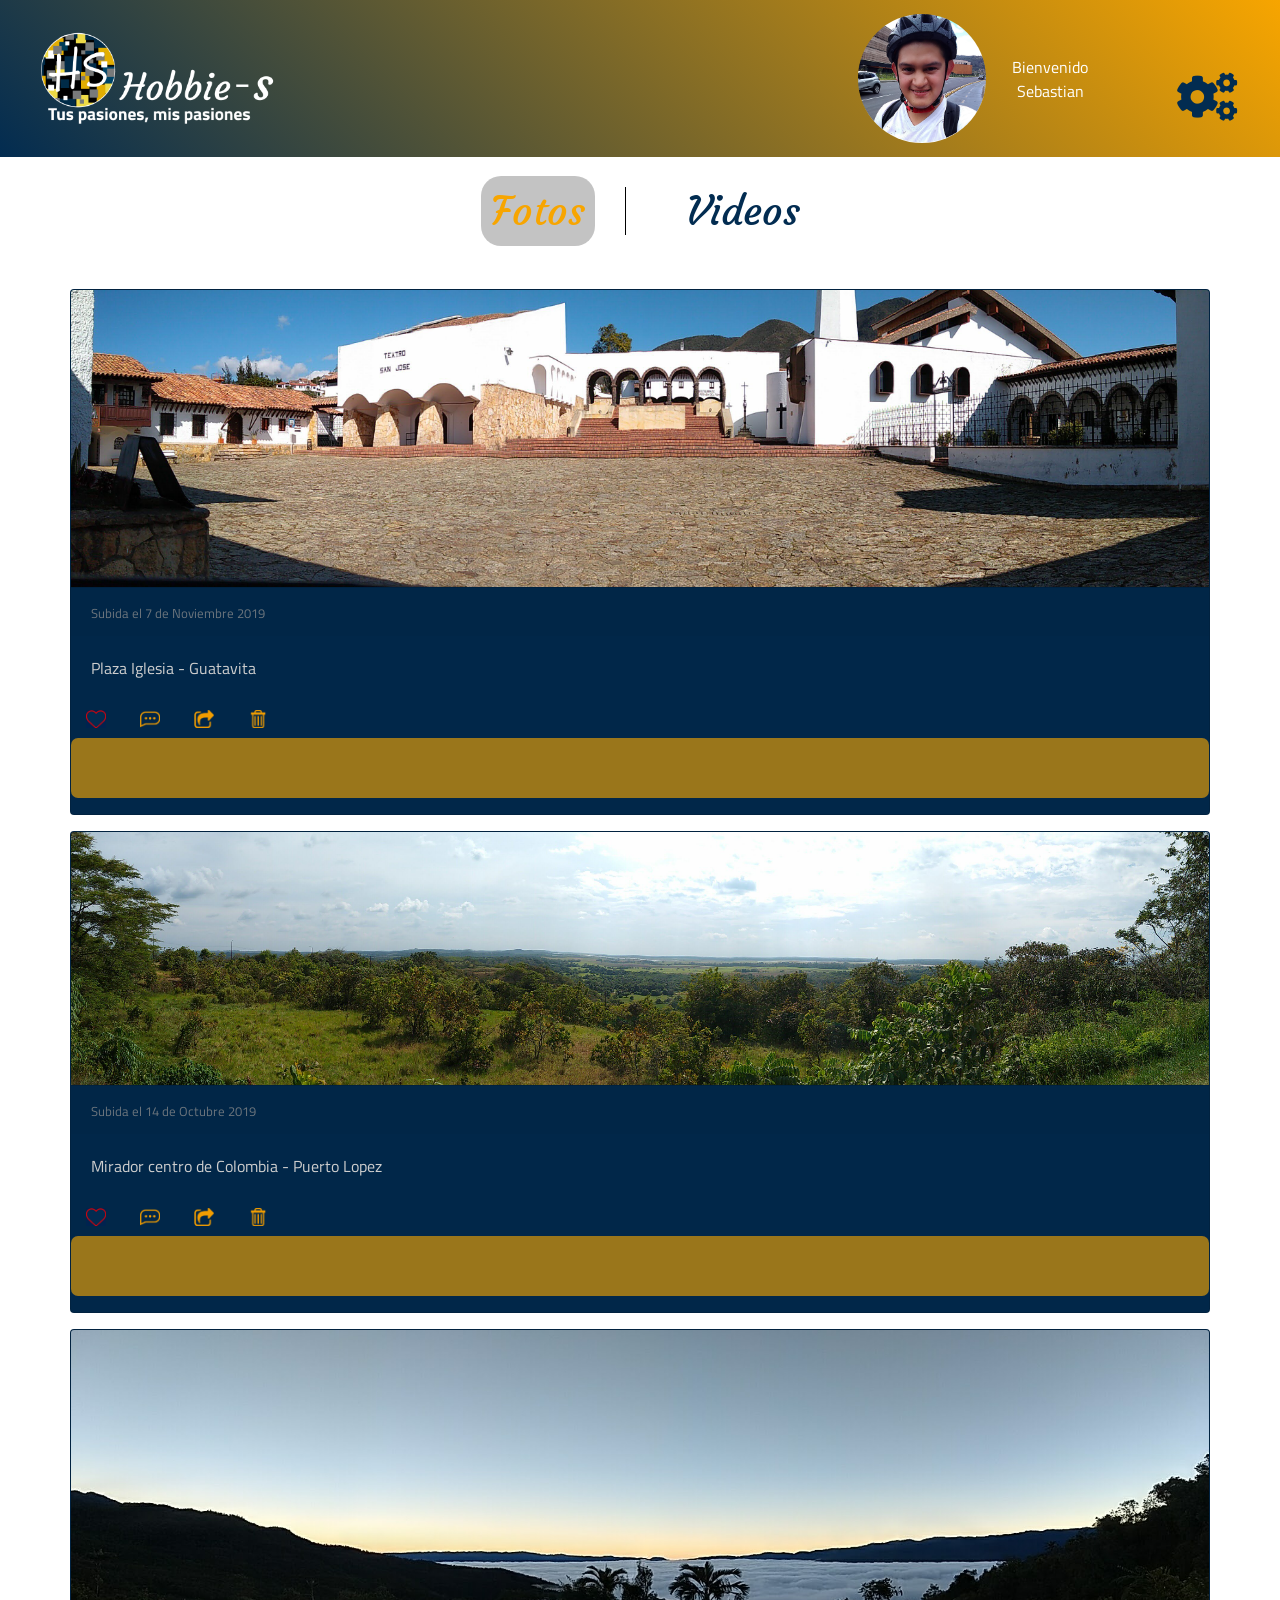
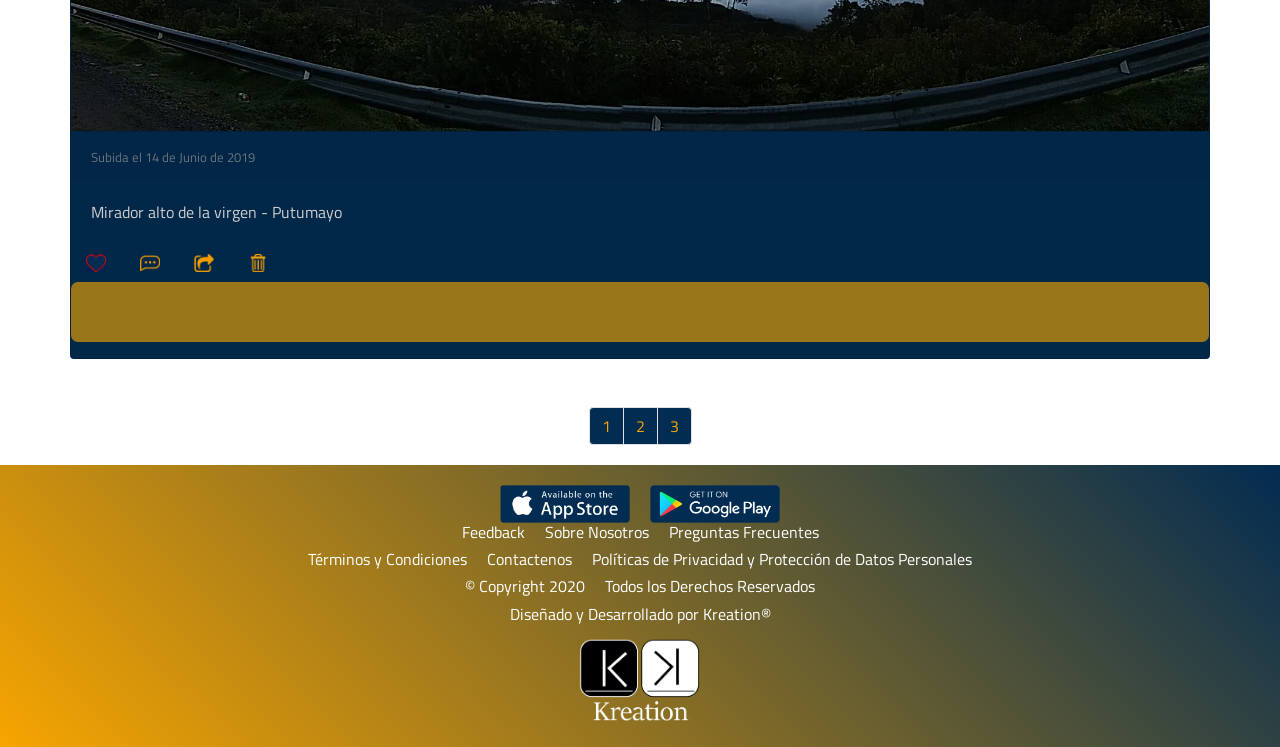
<file: assets/html/pagina2.html>
<!DOCTYPE html>
<html lang="es">

<head>
    <meta charset="UTF-8">
    <meta name="viewport" content="width=device-width, initial-scale=1.0">
    <link rel="stylesheet" href="https://stackpath.bootstrapcdn.com/bootstrap/4.5.0/css/bootstrap.min.css"
        integrity="sha384-9aIt2nRpC12Uk9gS9baDl411NQApFmC26EwAOH8WgZl5MYYxFfc+NcPb1dKGj7Sk" crossorigin="anonymous">
    <link
        href="https://fonts.googleapis.com/css2?family=Courgette&family=Titillium+Web:ital,wght@0,200;0,300;0,400;0,600;0,700;0,900;1,200;1,300;1,400;1,600;1,700&display=swap"
        rel="stylesheet">
    <link rel="shortcut icon" type="image/png" href="../Multimedia_Proyecto_Final/HeaderFooter/faviconHS.png">
    <link rel="stylesheet" href="https://use.fontawesome.com/releases/v5.0.13/css/all.css">
    <link rel="stylesheet" href="../css/footerHeaderStyle.css">
    <link rel="stylesheet" href="../css/galeriaStyle.css">
    <title>Galeria - Página 2</title>
</head>

<body>
    <!-- Header -->
    <header class="headerHS">
        <div class="logHS">
            <img class="logHeader" id="logHeader" src="../Multimedia_Proyecto_Final/HeaderFooter/Logo_Wh.png">
        </div>
        <div class="contFotoPerfil">
            <img class="fotoPerfil" id="fotoPerfil" src="../Multimedia_Proyecto_Final/HeaderFooter/circuloPerfil.jpg">
        </div>
        <div class="txtPerfil">
            Bienvenido
            <br>Sebastian
        </div>
        <nav id="contMenu" class="contMenu">
            <ul>
                <li class="itemMenu"><a href="perfil.html">Mi Perfil</a></li>
                <li class="itemMenu"><a href="#">Configuraciones</a></li>
                <li class="itemMenu"><a href="#">Privacidad</a></li>
                <li class="itemMenu"><a href="#">Ayuda y Soporte Técnico</a></li>
                <li class="itemMenu"><a href="contacto.html">Contáctenos</a></li>
                <li class="itemMenu"><a href="../../index.html">Cerrar Sesión</a></li>
            </ul>
        </nav>
        <div id="menuToggle" class="menuToggle" onClick="cambiarClase()">
            <div class="setIcon">
                <i class="settingsIcon fas fa-cogs"></i></div>
        </div>
    </header>

    <main class="main">
        <div class="containerFull">
            <div class="row titulo">
                <div class="title">
                    <h1 class="title1">
                        <a href="Galeria.html" class="select">
                            Fotos
                        </a>
                    </h1>
                </div>
                <div class="title">
                    <h1 class="title2">
                        <a href="videos.html" class="linkTitle">
                            Videos
                        </a>
                    </h1>
                </div>
            </div>
            <div class="container">
                <div class="row containerGallery">
                    <div class="containerCards mt-2 amigosPadre">
                        <div class="card mt-3 amigos">
                            <img src="../Multimedia_Proyecto_Final/Fotografia/IMG_20200213_152641857.jpg"
                                class="card-img-top image" alt="...">
                            <div class="card-footer">
                                <small class="text-muted">Subida el 7 de Noviembre 2019</small>
                            </div>
                            <div class="card-body">
                                <p class="card-text">Plaza Iglesia - Guatavita</p>
                            </div>
                            <div class="icons">
                                <img src="../Multimedia_Proyecto_Final/Para galeria/Dislike.png" alt="" id="btnNoGusta"
                                    class="icDislike">
                                <img src="../Multimedia_Proyecto_Final/Para galeria/Comentar.png" alt=""
                                    class="icCommit">
                                <img src="../Multimedia_Proyecto_Final/Para galeria/Compartir.png" alt=""
                                    class="icShare">
                                <img src="../Multimedia_Proyecto_Final/Para galeria/Eliminar.png" alt=""
                                    class="icDelete" id="eliminar">
                            </div>
                            <div class="comentarios">
                                <textarea class="commit2" cols="40" rows="3"></textarea>
                            </div>
                        </div>
                        <div class="card mt-3 amigos">
                            <img src="../Multimedia_Proyecto_Final/Fotografia/IMG_20191228_142645889.jpg"
                                class="card-img-top image" alt="...">
                            <div class="card-footer">
                                <small class="text-muted">Subida el 14 de Octubre 2019</small>
                            </div>
                            <div class="card-body">
                                <p class="card-text">Mirador centro de Colombia - Puerto Lopez</p>
                            </div>
                            <div class="icons">
                                <img src="../Multimedia_Proyecto_Final/Para galeria/Dislike.png" alt="" id="btnNoGusta"
                                    class="icDislike">
                                <img src="../Multimedia_Proyecto_Final/Para galeria/Comentar.png" alt=""
                                    class="icCommit">
                                <img src="../Multimedia_Proyecto_Final/Para galeria/Compartir.png" alt=""
                                    class="icShare">
                                <img src="../Multimedia_Proyecto_Final/Para galeria/Eliminar.png" alt=""
                                    class="icDelete" id="eliminar">
                            </div>
                            <div class="comentarios">
                                <textarea class="commit2" cols="40" rows="3"></textarea>
                            </div>
                        </div>
                        <div class="card mt-3 amigos">
                            <img src="../Multimedia_Proyecto_Final/Fotografia/IMG_20170721_061458428.jpg"
                                class="card-img-top image" alt="...">
                            <div class="card-footer">
                                <small class="text-muted">Subida el 14 de Junio de 2019</small>
                            </div>
                            <div class="card-body">
                                <p class="card-text">Mirador alto de la virgen - Putumayo</p>
                            </div>
                            <div class="icons">
                                <img src="../Multimedia_Proyecto_Final/Para galeria/Dislike.png" alt="" id="btnNoGusta"
                                    class="icDislike">
                                <img src="../Multimedia_Proyecto_Final/Para galeria/Comentar.png" alt=""
                                    class="icCommit">
                                <img src="../Multimedia_Proyecto_Final/Para galeria/Compartir.png" alt=""
                                    class="icShare">
                                <img src="../Multimedia_Proyecto_Final/Para galeria/Eliminar.png" alt=""
                                    class="icDelete" id="eliminar">
                            </div>
                            <div class="comentarios">
                                <textarea class="commit2" cols="40" rows="3"></textarea> </div>
                        </div>
                    </div>
                </div>
                <nav aria-label="navPage">
                    <ul class="pagination mt-5">
                        <li class="page-item"><a class="page-link" href="Galeria.html">1</a></li>
                        <li class="page-item"><a class="page-link" href="pagina2.html">2</a></li>
                        <li class="page-item"><a class="page-link" href="pagina3.html">3</a></li>
                    </ul>
                </nav>
            </div>
    </main>

    <!-- Footer -->
    <footer class="footerHS">
        <section class="apps">
            <div class="downApp">
                <a href="https://play.google.com/store?hl=es_CO" target="blank" class="linkImg"><img class="imgApp"
                        id="imgBtn" src="../Multimedia_Proyecto_Final/HeaderFooter/App_Store2.png"></a>
                <a href="https://play.google.com/store?hl=es_CO" target="blank" class="linkImg"><img class="imgApp"
                        src="../Multimedia_Proyecto_Final/HeaderFooter/Play_Store2.png"></a>
            </div>
        </section>

        <div class="blockFoot1">
            <h2 class="fontFooter"><a class="linkFoot" href="#">Feedback</a></h2>
            <h2 class="fontFooter"><a class="linkFoot" href="#">Sobre Nosotros</a></h2>
            <h2 class="fontFooter"><a class="linkFoot"
                    href="https://www.add.com.mx/clientes/index.php?rp=/knowledgebase/40/Me-ayudan-las-redes-sociales.html">Preguntas
                    Frecuentes</a></h2>
        </div>

        <div class="blockFoot2">
            <h2 class="fontFooter"><a class="linkFoot"
                    href="https://www.mintic.gov.co/portal/inicio/2627:Pol-ticas-de-Privacidad-y-Condiciones-de-Uso">Términos
                    y Condiciones</a></h2>
            <h2 class="fontFooter"><a class="linkFoot" href="contacto.html">Contactenos</a></h2>
            <h2 class="fontFooter"><a class="linkFoot"
                    href="https://www.mineducacion.gov.co/1759/articles-353715_recurso_1.pdf">Políticas de Privacidad y
                    Protección de Datos Personales</a></h2>
        </div>

        <div class="blockFoot3">
            <h2 class="fontFooter"><a class="linkFoot" href="https://copyright.es/copyright_de_sitio_internet.html">©
                    Copyright 2020</a></h2>
            <h2 class="fontFooter"><a class="linkFoot"
                    href="https://copyright.es/copyright_de_sitio_internet.html">Todos los Derechos Reservados</a></h2>
        </div>

        <div class="blockFoot4">
            <h2 class="fontFooter"><a class="linkFoot" href="indexKreator.html">Diseñado y Desarrollado por
                    Kreation®</a></h2>
            <img class="kreatLog" src="../Multimedia_Proyecto_Final/HeaderFooter/Logo Kreation_wh2.png">
        </div>
    </footer>

    <script src="https://code.jquery.com/jquery-3.5.1.slim.min.js"
        integrity="sha384-DfXdz2htPH0lsSSs5nCTpuj/zy4C+OGpamoFVy38MVBnE+IbbVYUew+OrCXaRkfj" crossorigin="anonymous">
    </script>
    <script src="https://cdn.jsdelivr.net/npm/popper.js@1.16.0/dist/umd/popper.min.js"
        integrity="sha384-Q6E9RHvbIyZFJoft+2mJbHaEWldlvI9IOYy5n3zV9zzTtmI3UksdQRVvoxMfooAo" crossorigin="anonymous">
    </script>
    <script src="https://stackpath.bootstrapcdn.com/bootstrap/4.5.0/js/bootstrap.min.js"
        integrity="sha384-OgVRvuATP1z7JjHLkuOU7Xw704+h835Lr+6QL9UvYjZE3Ipu6Tp75j7Bh/kR0JKI" crossorigin="anonymous">
    </script>
    <script src="../js/galeria.js"></script>
    <!-- Scripts Footer-->
    <script src="../js/homeJS.js"></script>
</body>

</html>
</file>
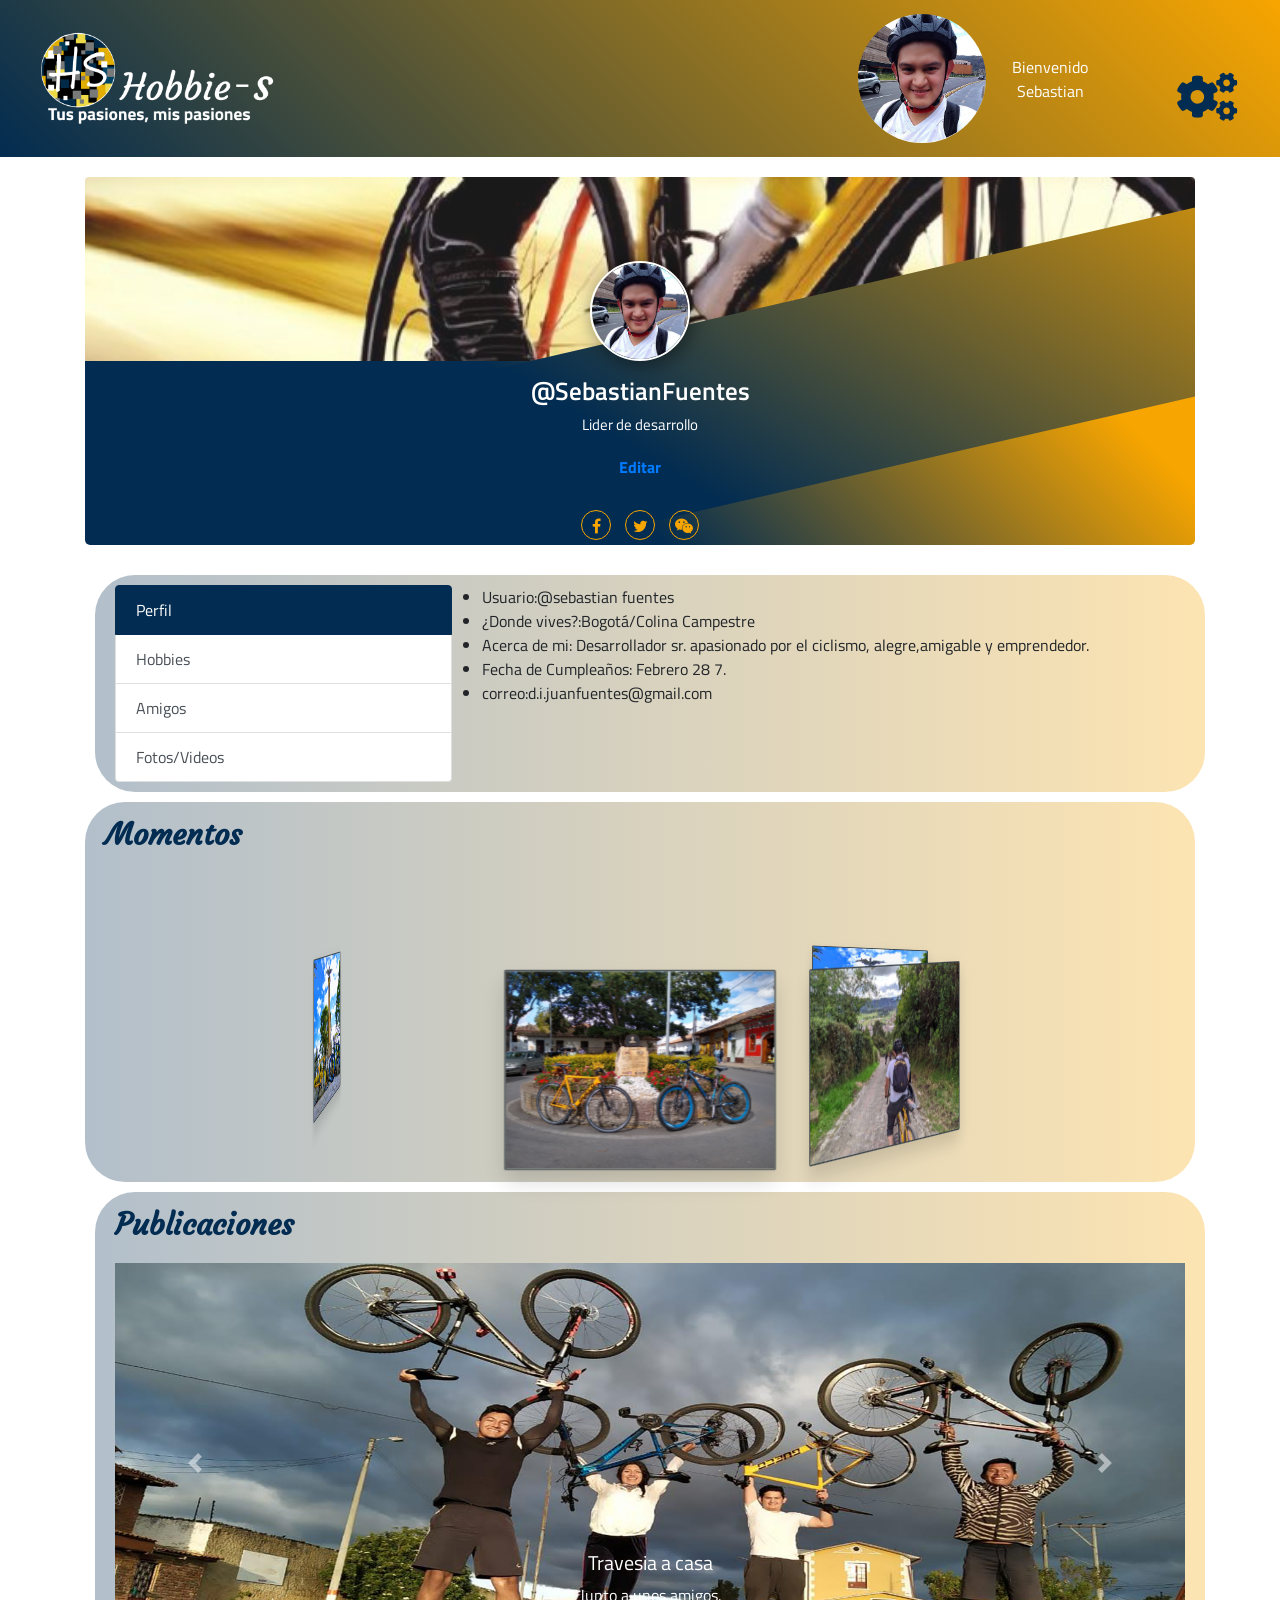
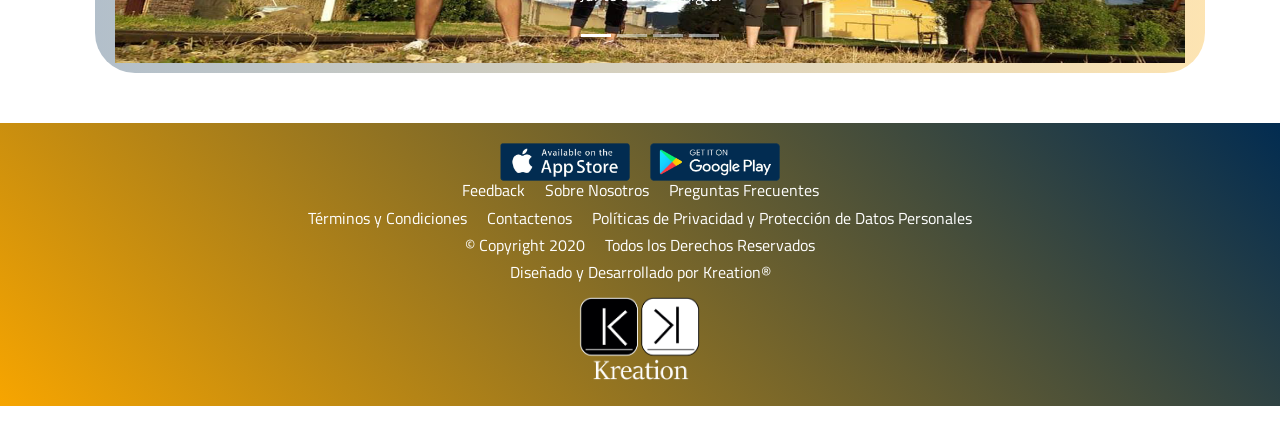
<file: assets/html/perfil.html>
<!DOCTYPE html>
<html lang="en">
<head>
    <meta charset="UTF-8">
    <meta name="viewport" content="width=device-width, initial-scale=1.0">
    <title>Perfil</title>
    <link rel="stylesheet" href="https://stackpath.bootstrapcdn.com/bootstrap/4.4.1/css/bootstrap.min.css" integrity="sha384-Vkoo8x4CGsO3+Hhxv8T/Q5PaXtkKtu6ug5TOeNV6gBiFeWPGFN9MuhOf23Q9Ifjh" crossorigin="anonymous">
    <link href="https://fonts.googleapis.com/css2?family=Quicksand:wght@700&family=Roboto:wght@100;300;400;500;700;900&display=swap" rel="stylesheet">
    <link
    href="https://fonts.googleapis.com/css2?family=Courgette&family=Titillium+Web:ital,wght@0,200;0,300;0,400;0,600;0,700;0,900;1,200;1,300;1,400;1,600;1,700&display=swap"
    rel="stylesheet">
    <link rel="shortcut icon" type="image/png" href="../Multimedia_Proyecto_Final/HeaderFooter/faviconHS.png">
    <link rel="stylesheet" href="https://use.fontawesome.com/releases/v5.0.13/css/all.css">
    <link rel="stylesheet" href="../css/footerHeaderStyle.css">
    <link rel="stylesheet" href="../css/stylePerfil.css">
</head>
<body>
  
    <!-- Header -->
    <header class="headerHS">
      <div class="logHS">
          <img class="logHeader" id="logHeader" src="../Multimedia_Proyecto_Final/HeaderFooter/Logo_Wh.png">
      </div>
      <div class="contFotoPerfil">
          <img class="fotoPerfil" id="fotoPerfil" src="../Multimedia_Proyecto_Final/HeaderFooter/circuloPerfil.jpg">
      </div>
      <div class="txtPerfil">
          Bienvenido
          <br>Sebastian
      </div>
      <nav id="contMenu" class="contMenu">
          <ul>
              <li class="itemMenu"><a href="perfil.html">Mi Perfil</a></li>
              <li class="itemMenu"><a href="#">Configuraciones</a></li>
              <li class="itemMenu"><a href="#">Privacidad</a></li>
              <li class="itemMenu"><a href="#">Ayuda y Soporte Técnico</a></li>
              <li class="itemMenu"><a href="contacto.html">Contáctenos</a></li>
              <li class="itemMenu"><a href="../../index.html">Cerrar Sesión</a></li>
          </ul>
      </nav>
      <div id="menuToggle" class="menuToggle" onClick="cambiarClase()">
          <div class="setIcon">
              <i class="settingsIcon fas fa-cogs"></i></div>
      </div>
    </header>
    
    <div class="container">
<section id="perfil">    
            <div class="row">   
                <!--Profile Card 3-->
                <div class="col-md-12">
                    <div class="card profile-card-3">
                        <div class="background-block">
                            <img src="../Multimedia_Proyecto_Final/portadaPerfil/portadaSebastian.jpg" alt="profile-sample1" class="background"/>  
                        </div>
                        <div class="profile-thumb-block">
                            <img src="../Multimedia_Proyecto_Final//portadaPerfil/FotoPerfilSebastian.png" alt="profile-image" class="profile"/>
                        </div>
                        <div class="card-content">
                        <h2 class="colorletterWhite">@SebastianFuentes<small>Lider de desarrollo</small></h3>
                            <p class="mt-3 w-100 float-left text-center"><a href="#"><strong>Editar</strong></a></p>
                        <div class="icon-block">
                          <a href="#"><i class="fa fa-facebook"></i></a>
                          <a href="#"><i class="fa fa-twitter"></i></a>
                          <a href="#"><i class="fa fa-weixin"></i></a>
                        </div>
                        </div>
                    </div>
                            
</section>

<section id="hobbies">
    <div class="row">
        <div class="col-4">
          <div class="list-group" id="list-tab" role="tablist">
            <a class="list-group-item list-group-item-action active" id="list-home-list" data-toggle="list" href="#list-Perfil" role="tab" aria-controls="home">Perfil</a>
            <a class="list-group-item list-group-item-action" id="list-messages-list" data-toggle="list" href="#list-Hobbies" role="tab" aria-controls="messages">Hobbies</a>
            <a class="list-group-item list-group-item-action" id="list-messages-list" href="Amigos.html" role="tab" aria-controls="messages">Amigos</a>
            <a class="list-group-item list-group-item-action" id="list-messages-list" href="videos.html" role="tab" aria-controls="messages">Fotos/Videos</a>
          </div>
        </div>
        <div class="col-8">
          <div class="tab-content" id="nav-tabContent">           
            <div class="tab-pane fade show active" id="list-Perfil" role="tabpanel" aria-labelledby="list-home-list">
               <ul>
                 <li>Usuario:@sebastian fuentes</li>
                 <li>¿Donde vives?:Bogotá/Colina Campestre</li>
                 <li>Acerca de mi: Desarrollador sr. apasionado por el ciclismo, alegre,amigable y emprendedor. </li>
                 <li>Fecha de Cumpleaños: Febrero 28 7.</li>
                 <li>correo:d.i.juanfuentes@gmail.com</li>
               </ul>    
            </div>
            <div class="tab-pane fade show active" id="list-Gustos" role="tabpanel" aria-labelledby="list-profile-list">            
            </div>
            <div class="tab-pane fade" id="list-Hobbies" role="tabpanel" aria-labelledby="list-messages-list">
              <div class="circle">
                <img src="../Multimedia_Proyecto_Final/cardsIcon/Ciclismo.png" alt="" data-container="body" data-toggle="popover" data-placement="bottom" data-content="Ciclismo" />
              </div>
              <div class="circle">
                <img src="../Multimedia_Proyecto_Final/cardsIcon/DeportesExtremos.png" alt="" data-container="body" data-toggle="popover" data-placement="bottom" data-content="Deportes Extremos" />
              </div>
              <div class="circle">
                <img src="../Multimedia_Proyecto_Final/cardsIcon/Musica.png" alt="" data-container="body" data-toggle="popover" data-placement="bottom" data-content="Mi Musica" />
              </div>
              <div class="circle">
                <img src="../Multimedia_Proyecto_Final/cardsIcon/Travesia.png" alt="" data-container="body" data-toggle="popover" data-placement="bottom" data-content="Pasion por Viajar" />
              </div>    
              <div class="circle">
                <img src="../Multimedia_Proyecto_Final/cardsIcon/Videojuegos.png" alt="" data-container="body" data-toggle="popover" data-placement="bottom" data-content="Video Juegos" />
              </div>  
            </div>     
          </div>
        </div>
      </div>
</section>

<section id="slideshow" class="momentos">
  <div>
    <p class="publicaciones" > Momentos</p>
  </div>
    <div class="entire-content">
        <div class="content-carrousel">
            <figure class="shadow zoom"><img src="../Multimedia_Proyecto_Final/slider/slider1.jpg"/></figure>
            <figure class="shadow"><img src="../Multimedia_Proyecto_Final/slider/slider2.jpg"/></figure>
            <figure class="shadow"><img src="../Multimedia_Proyecto_Final/slider/slider3.jpg"/></figure>
            <figure class="shadow"><img src="../Multimedia_Proyecto_Final/slider/slider4.jpg"/></figure>
            <figure class="shadow"><img src="../Multimedia_Proyecto_Final/slider/slider1.jpg"/></figure>
            <figure class="shadow"><img src="../Multimedia_Proyecto_Final/slider/slider2.jpg"/></figure>
            <figure class="shadow"><img src="../Multimedia_Proyecto_Final/slider/slider3.jpg"/></figure>
            <figure class="shadow"><img src="../Multimedia_Proyecto_Final/slider/slider4.jpg"/></figure>
            <figure class="shadow"><img src="../Multimedia_Proyecto_Final/slider/slider4.jpg"/></figure>
    </div>
</div>
</section>

<section id="publicaciones">

<div>
  <p class="publicaciones"> Publicaciones</p>
</div>

<div id="carouselExampleCaptions" class="carousel slide" data-ride="carousel">
        <ol class="carousel-indicators">
          <li data-target="#carouselExampleCaptions" data-slide-to="0" class="active"></li>
          <li data-target="#carouselExampleCaptions" data-slide-to="1"></li>
          <li data-target="#carouselExampleCaptions" data-slide-to="2"></li>
          <li data-target="#carouselExampleCaptions" data-slide-to="3"></li>
        </ol>
        <div class="carousel-inner">

          <div class="carousel-item active">
            <img class="tamanoImg" src="../Multimedia_Proyecto_Final/sliderPublicaciones/slider.png" class="d-block w-100" alt="...">
            <div class="carousel-caption d-none d-md-block">
              <h5>Travesia a casa</h5>
              <p>Junto a unos amigos.</p>
            </div>
          </div>
          <div class="carousel-item">
            <img class="tamanoImg" src="../Multimedia_Proyecto_Final/sliderPublicaciones/slider.png" class="d-block w-100" alt="...">
            <!-- <div class="embed-responsive embed-responsive-4by3">
             <video width="250" controls autoplay="autoplay" muted="muted">
                <source src="../Multimedia_Proyecto_Final/videos/V1.mp4" type="video/mp4">
              </video>
          </div> -->
           <div class="carousel-caption d-none d-md-block">
              <h5>Haciendo estragos</h5>
              <p>Vivir la vida.</p>
            </div>
          </div>
          <div class="carousel-item">
            <img class="tamanoImg" src="../Multimedia_Proyecto_Final/sliderPublicaciones/slider.png" class="d-block w-100" alt="...">
            <!-- <div class="embed-responsive embed-responsive-4by3">
               <video width="250" controls autoplay="autoplay" muted="muted">
                <source src="../Multimedia_Proyecto_Final/videos/V2.mp4" type="video/mp4">
              </video> 
             </div>  -->
             <div class="carousel-caption d-none d-md-block">
              <h5>De nuevo, un dia mas.</h5>
              <p>Dias impresionantes.</p>
            </div>
          </div> 
         
          <div class="carousel-item">
            <img class="tamanoImg" src="../Multimedia_Proyecto_Final/sliderPublicaciones/slider1.jpg" class="d-block w-100" alt="...">
            <div class="carousel-caption d-none d-md-block">
              <h5>Las consentidas</h5>
              <p>Tal vez la vida no se trate de tu bici, pero es un hecho que te ayuda a vivirla mejor.</p>
            </div>
          </div>
        </div>
        <a class="carousel-control-prev" href="#carouselExampleCaptions" role="button" data-slide="prev">
          <span class="carousel-control-prev-icon" aria-hidden="true"></span>
          <span class="sr-only">Previous</span>
        </a>
        <a class="carousel-control-next" href="#carouselExampleCaptions" role="button" data-slide="next">
          <span class="carousel-control-next-icon" aria-hidden="true"></span>
          <span class="sr-only">Next</span>
        </a>
</div>

</section>
    
</div><!-- Final Container -->
    <!-- Footer -->
<section id="footer" class="apps">

  <footer class="footerHS">

        <div class="downApp">
            <a href="https://play.google.com/store?hl=es_CO" target="blank" class="linkImg"><img class="imgApp" id= "imgBtn" src="../Multimedia_Proyecto_Final/HeaderFooter/App_Store2.png"></a>
            <a href="https://play.google.com/store?hl=es_CO" target="blank" class="linkImg"><img class="imgApp" src="../Multimedia_Proyecto_Final/HeaderFooter/Play_Store2.png"></a>            
        </div>

    
    <div class="blockFoot1">
        <h2 class="fontFooter"><a class="linkFoot" href="#">Feedback</a></h2>
        <h2 class="fontFooter"><a class="linkFoot" href="#">Sobre Nosotros</a></h2>
        <h2 class="fontFooter"><a class="linkFoot" href="https://www.add.com.mx/clientes/index.php?rp=/knowledgebase/40/Me-ayudan-las-redes-sociales.html">Preguntas Frecuentes</a></h2>
    </div>

    <div class="blockFoot2">
        <h2 class="fontFooter"><a class="linkFoot" href="https://www.mintic.gov.co/portal/inicio/2627:Pol-ticas-de-Privacidad-y-Condiciones-de-Uso">Términos y Condiciones</a></h2>
        <h2 class="fontFooter"><a class="linkFoot" href="contacto.html">Contactenos</a></h2>
        <h2 class="fontFooter"><a class="linkFoot" href="https://www.mineducacion.gov.co/1759/articles-353715_recurso_1.pdf">Políticas de Privacidad y Protección de Datos Personales</a></h2>
    </div>

    <div class="blockFoot3">
        <h2 class="fontFooter"><a class="linkFoot" href="https://copyright.es/copyright_de_sitio_internet.html">© Copyright 2020</a></h2>
    <h2 class="fontFooter"><a class="linkFoot" href="https://copyright.es/copyright_de_sitio_internet.html">Todos los Derechos Reservados</a></h2>
    </div>
    
    <div class="blockFoot4">
        <h2 class="fontFooter"><a class="linkFoot" href="indexKreator.html">Diseñado y Desarrollado por Kreation®</a></h2>
        <img class="kreatLog" src="../Multimedia_Proyecto_Final/HeaderFooter/Logo Kreation_wh2.png">
    </div>
</footer>
 </section>
 

<script src="https://code.jquery.com/jquery-3.5.1.js" integrity="sha256-QWo7LDvxbWT2tbbQ97B53yJnYU3WhH/C8ycbRAkjPDc=" crossorigin="anonymous"></script>

<script src="https://cdn.jsdelivr.net/npm/popper.js@1.16.0/dist/umd/popper.min.js" integrity="sha384-Q6E9RHvbIyZFJoft+2mJbHaEWldlvI9IOYy5n3zV9zzTtmI3UksdQRVvoxMfooAo" crossorigin="anonymous"></script>
<script src="https://stackpath.bootstrapcdn.com/bootstrap/4.5.0/js/bootstrap.min.js" integrity="sha384-OgVRvuATP1z7JjHLkuOU7Xw704+h835Lr+6QL9UvYjZE3Ipu6Tp75j7Bh/kR0JKI" crossorigin="anonymous"></script>
<!-- Scripts Footer-->
<script src="../js/homeJS.js"></script>
<script src="../js/hobbiesPerfil.js"></script>
</body>
</html>
</file>
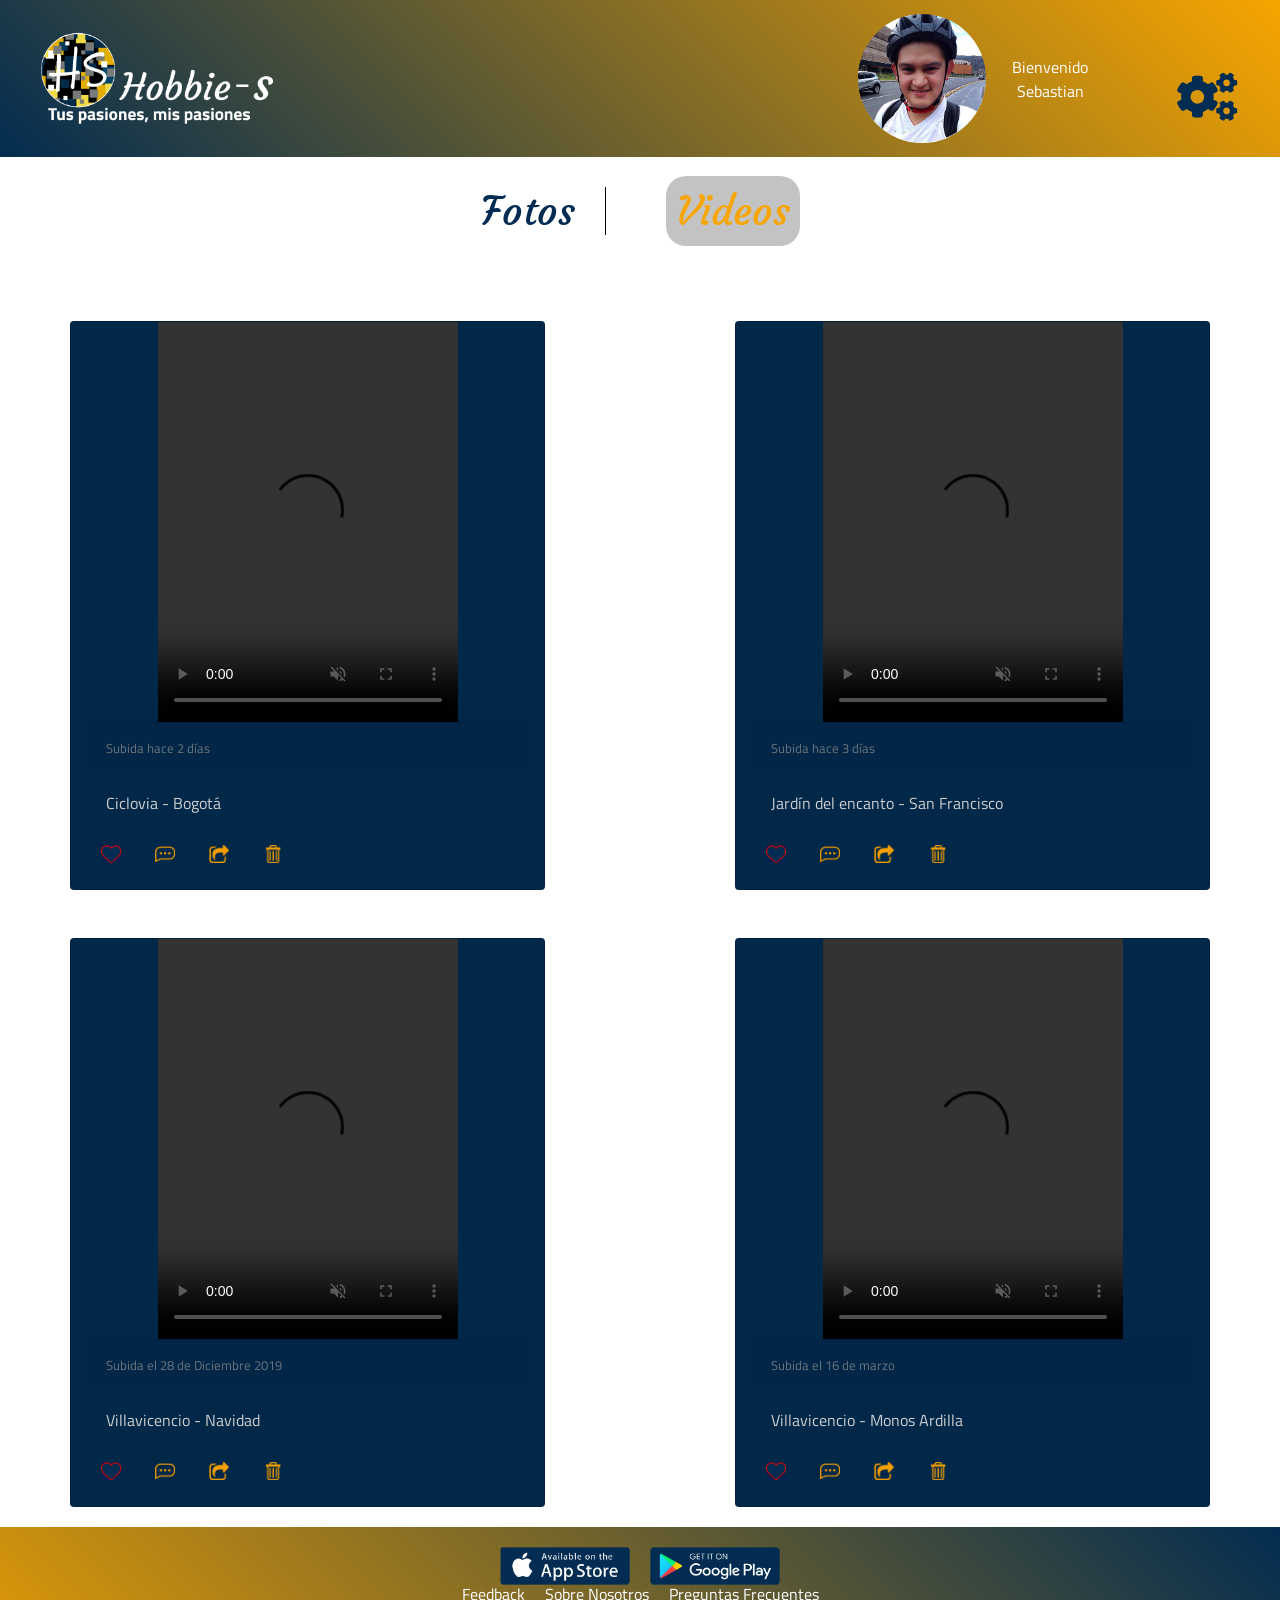
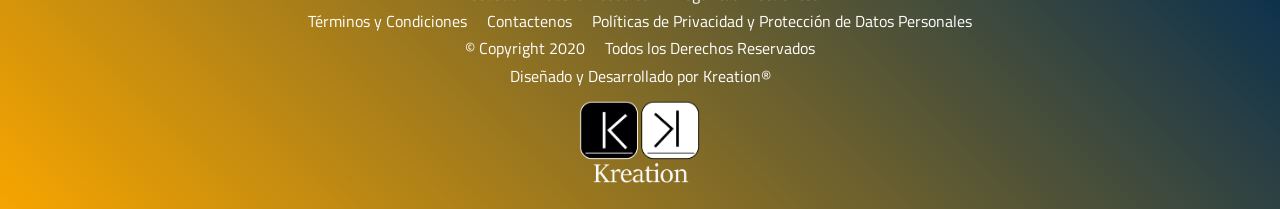
<file: assets/html/videos.html>
<!DOCTYPE html>
<html lang="es">

<head>
    <meta charset="UTF-8">
    <meta name="viewport" content="width=device-width, initial-scale=1.0">
    <link rel="stylesheet" href="https://stackpath.bootstrapcdn.com/bootstrap/4.5.0/css/bootstrap.min.css"
        integrity="sha384-9aIt2nRpC12Uk9gS9baDl411NQApFmC26EwAOH8WgZl5MYYxFfc+NcPb1dKGj7Sk" crossorigin="anonymous">    
    <link
        href="https://fonts.googleapis.com/css2?family=Courgette&family=Titillium+Web:ital,wght@0,200;0,300;0,400;0,600;0,700;0,900;1,200;1,300;1,400;1,600;1,700&display=swap"
        rel="stylesheet">
    <link rel="shortcut icon" type="image/png" href="../Multimedia_Proyecto_Final/HeaderFooter/faviconHS.png">
    <link rel="stylesheet" href="https://use.fontawesome.com/releases/v5.0.13/css/all.css">
    <link rel="stylesheet" href="../css/galeriaStyle.css">
    <link rel="stylesheet" href="../css/footerHeaderStyle.css">
    <title>Galeria - Videos</title>

    
    


</head>

<body>
    <!-- Header -->
    <header class="headerHS">
        <div class="logHS">
            <img class="logHeader" id="logHeader" src="../Multimedia_Proyecto_Final/HeaderFooter/Logo_Wh.png">
        </div>
        <div class="contFotoPerfil">
            <img class="fotoPerfil" id="fotoPerfil" src="../Multimedia_Proyecto_Final/HeaderFooter/circuloPerfil.jpg">
        </div>
        <div class="txtPerfil">
            Bienvenido
            <br>Sebastian
        </div>
        <nav id="contMenu" class="contMenu">
            <ul>
                <li class="itemMenu"><a href="perfil.html">Mi Perfil</a></li>
                <li class="itemMenu"><a href="#">Configuraciones</a></li>
                <li class="itemMenu"><a href="#">Privacidad</a></li>
                <li class="itemMenu"><a href="#">Ayuda y Soporte Técnico</a></li>
                <li class="itemMenu"><a href="contacto.html">Contáctenos</a></li>
                <li class="itemMenu"><a href="../../index.html">Cerrar Sesión</a></li>
            </ul>
        </nav>
        <div id="menuToggle" class="menuToggle" onClick="cambiarClase()">
            <div class="setIcon">
                <i class="settingsIcon fas fa-cogs"></i></div>
        </div>
    </header>

    <main class="main">
        <div class="containerFull">
            <div class="row titulo">
                <div class="title">
                    <h1 class="title1">
                        <a href="Galeria.html" class="linkTitle">
                            Fotos
                        </a>
                    </h1>
                </div>
                <div class="title">
                    <h1 class="title2">
                        <a href="videos.html" class="select">
                            Videos
                        </a>
                    </h1>
                </div>
            </div>
            <div class="container">
                <div class="row containerGallery">
                    <div class="containerCards mt-2 amigosPadre">
                        <div class="card col-sm-12 col-md-6 col-lg-5 mt-5 amigos">
                            <div class="video">
                                <video src="../Multimedia_Proyecto_Final/Fotografia/VID-20181209-WA0008.mp4" controls
                                    play muted class="video1">
                            </div>
                            <div class="card-footer">
                                <small class="text-muted small">Subida hace 2 días</small>
                            </div>
                            <div class="card-body">
                                <p class="card-text">Ciclovia - Bogotá</p>
                            </div>
                            <div class="icons">
                                <img src="../Multimedia_Proyecto_Final/Para galeria/Dislike.png" alt="" id="btnNoGusta"
                                    class="icDislike">
                                <img src="../Multimedia_Proyecto_Final/Para galeria/Comentar.png" alt=""
                                    class="icCommit">
                                <img src="../Multimedia_Proyecto_Final/Para galeria/Compartir.png" alt=""
                                    class="icShare">
                                <img src="../Multimedia_Proyecto_Final/Para galeria/Eliminar.png" alt=""
                                    class="icDelete" id="eliminar">
                            </div>
                            <div class="comentarios">
                                <p></p>
                            </div>
                        </div>
                        <div class="card col-sm-12 col-md-6 col-lg-5 mt-5 amigos">
                            <div class="video">
                                <video src="../Multimedia_Proyecto_Final/Fotografia/VID-20200107-WA0031.mp4" controls
                                    play muted class="video2">
                            </div>
                            <div class="card-footer">
                                <small class="text-muted small">Subida hace 3 días</small>
                            </div>
                            <div class="card-body">
                                <p class="card-text">Jardín del encanto - San Francisco</p>
                            </div>

                            <div class="icons">
                                <img src="../Multimedia_Proyecto_Final/Para galeria/Dislike.png" alt="" id="btnNoGusta"
                                    class="icDislike">
                                <img src="../Multimedia_Proyecto_Final/Para galeria/Comentar.png" alt=""
                                    class="icCommit">
                                <img src="../Multimedia_Proyecto_Final/Para galeria/Compartir.png" alt=""
                                    class="icShare">
                                <img src="../Multimedia_Proyecto_Final/Para galeria/Eliminar.png" alt=""
                                    class="icDelete" id="eliminar">
                            </div>
                            <div class="comentarios">
                                <p></p>
                            </div>
                        </div>
                        <div class="card col-sm-12 col-md-6 col-lg-5 mt-5 amigos">
                            <div class="video">
                                <video src="../Multimedia_Proyecto_Final/Fotografia/VID_20190511_104012994.mp4" controls
                                    play muted class="video4">
                            </div>
                            <div class="card-footer">
                                <small class="text-muted small">Subida el 28 de Diciembre 2019</small>
                            </div>
                            <div class="card-body">
                                <p class="card-text">Villavicencio - Navidad</p>
                            </div>

                            <div class="icons">
                                <img src="../Multimedia_Proyecto_Final/Para galeria/Dislike.png" alt="" id="btnNoGusta"
                                    class="icDislike">
                                <img src="../Multimedia_Proyecto_Final/Para galeria/Comentar.png" alt=""
                                    class="icCommit">
                                <img src="../Multimedia_Proyecto_Final/Para galeria/Compartir.png" alt=""
                                    class="icShare">
                                <img src="../Multimedia_Proyecto_Final/Para galeria/Eliminar.png" alt=""
                                    class="icDelete" id="eliminar">
                            </div>
                            <div class="comentarios">
                                <p></p>
                            </div>
                        </div>
                        <div class="card col-sm-12 col-md-6 col-lg-5 mt-5 amigos">
                            <div class="video">
                                <video src="../Multimedia_Proyecto_Final/Fotografia/VID_20191218_133622898.mp4" controls
                                    play muted class="video3">
                            </div>
                            <div class="card-footer">
                                <small class="text-muted small">Subida el 16 de marzo</small>
                            </div>
                            <div class="card-body">
                                <p class="card-text">Villavicencio - Monos Ardilla</p>
                            </div>
                            <div class="icons">
                                <img src="../Multimedia_Proyecto_Final/Para galeria/Dislike.png" alt="" id="btnNoGusta"
                                    class="icDislike">
                                <img src="../Multimedia_Proyecto_Final/Para galeria/Comentar.png" alt=""
                                    class="icCommit">
                                <img src="../Multimedia_Proyecto_Final/Para galeria/Compartir.png" alt=""
                                    class="icShare">
                                <img src="../Multimedia_Proyecto_Final/Para galeria/Eliminar.png" alt=""
                                    class="icDelete" id="eliminar">
                            </div>
                            <div class="comentarios">
                                <p></p>
                            </div>
                        </div>
                    </div>
                </div>
            </div>
        </div>
    </main>

    <!-- Footer -->
    <footer class="footerHS">
        <section class="apps">
            <div class="downApp">
                <a href="https://play.google.com/store?hl=es_CO" target="blank" class="linkImg"><img class="imgApp" id= "imgBtn" src="../Multimedia_Proyecto_Final/HeaderFooter/App_Store2.png"></a>
                <a href="https://play.google.com/store?hl=es_CO" target="blank" class="linkImg"><img class="imgApp" src="../Multimedia_Proyecto_Final/HeaderFooter/Play_Store2.png"></a>            
            </div>
        </section>
        
        <div class="blockFoot1">
            <h2 class="fontFooter"><a class="linkFoot" href="#">Feedback</a></h2>
            <h2 class="fontFooter"><a class="linkFoot" href="#">Sobre Nosotros</a></h2>
            <h2 class="fontFooter"><a class="linkFoot" href="https://www.add.com.mx/clientes/index.php?rp=/knowledgebase/40/Me-ayudan-las-redes-sociales.html">Preguntas Frecuentes</a></h2>
        </div>

        <div class="blockFoot2">
            <h2 class="fontFooter"><a class="linkFoot" href="https://www.mintic.gov.co/portal/inicio/2627:Pol-ticas-de-Privacidad-y-Condiciones-de-Uso">Términos y Condiciones</a></h2>
            <h2 class="fontFooter"><a class="linkFoot" href="contacto.html">Contactenos</a></h2>
            <h2 class="fontFooter"><a class="linkFoot" href="https://www.mineducacion.gov.co/1759/articles-353715_recurso_1.pdf">Políticas de Privacidad y Protección de Datos Personales</a></h2>
        </div>

        <div class="blockFoot3">
            <h2 class="fontFooter"><a class="linkFoot" href="https://copyright.es/copyright_de_sitio_internet.html">© Copyright 2020</a></h2>
        <h2 class="fontFooter"><a class="linkFoot" href="https://copyright.es/copyright_de_sitio_internet.html">Todos los Derechos Reservados</a></h2>
        </div>
        
        <div class="blockFoot4">
            <h2 class="fontFooter"><a class="linkFoot" href="indexKreator.html">Diseñado y Desarrollado por Kreation®</a></h2>
            <img class="kreatLog" src="../Multimedia_Proyecto_Final/HeaderFooter/Logo Kreation_wh2.png">
        </div>
    </footer>

    <script src="https://code.jquery.com/jquery-3.5.1.slim.min.js"
        integrity="sha384-DfXdz2htPH0lsSSs5nCTpuj/zy4C+OGpamoFVy38MVBnE+IbbVYUew+OrCXaRkfj" crossorigin="anonymous">
    </script>
    <script src="https://cdn.jsdelivr.net/npm/popper.js@1.16.0/dist/umd/popper.min.js"
        integrity="sha384-Q6E9RHvbIyZFJoft+2mJbHaEWldlvI9IOYy5n3zV9zzTtmI3UksdQRVvoxMfooAo" crossorigin="anonymous">
    </script>
    <script src="https://stackpath.bootstrapcdn.com/bootstrap/4.5.0/js/bootstrap.min.js"
        integrity="sha384-OgVRvuATP1z7JjHLkuOU7Xw704+h835Lr+6QL9UvYjZE3Ipu6Tp75j7Bh/kR0JKI" crossorigin="anonymous">
    </script>
    <script src="../js/galeria.js"></script>
    <!-- Scripts Footer-->
    <script src="../js/homeJS.js"></script>
</body>

</html>
</file>
<file: assets/css/footerHeaderStyle.css>
*{
    padding: 0;
    margin: 0;
    box-sizing: border-box;
}

body{
    font-family: 'Titillium Web', sans-serif;
}

.FT{
    font-family: 'Courgette', cursive;
}


/* HEADER */

.headerHS{
    background: linear-gradient(45deg, rgb(2, 44, 81), rgb(247, 165, 0));
    padding-left: 30px;
      
    padding-bottom: 30px;
    padding-top: 30px;

    position: relative;
    z-index: 1000;
    display: flex;
    flex-direction: row;
    align-items: center;


}

.logHeader{
    width: 250px;
}


.contFotoPerfil{

    width: 10%;
    position: absolute;
right: 23%;




}
.txtPerfil{
    color: white;
    font-weight: 400;
    margin-left: 20px;
    text-align: center;
    position: absolute;
right: 15%;
}
.fotoPerfil{
    width: 100%;
    border-radius: 75px;
}

@media screen and (max-width:918px){

    .contFotoPerfil{position: absolute;
        right: 30%;
    }
    .txtPerfil{
        right: 20%;
    }
    @media screen and (max-width:708px){

        .contFotoPerfil{
            right: 37%;
        }
        .txtPerfil{
            right: 25%;
        }
    }

    @media screen and (max-width:656px){

        .contFotoPerfil{
            right: 39%;
        }
        .txtPerfil{
            right: 22%;
        }
    }
    @media screen and (max-width:524px){

        .contFotoPerfil{
            right: 27%;
        }

        .txtPerfil{
            display: none;
        }
    }
    @media screen and (max-width:375px){

        .contFotoPerfil{
            right: 25%;
        }

        .txtPerfil{
            display: none;
        }
    }
@media screen and (max-width:480px){

    .headerHS{
        padding-left: 10px;
    }
    
    .logHeader{
        width: 200px;
    }
    .contFotoPerfil{
        position: absolute;
        right: 27%;
    }
    .txtPerfil{
        position: absolute;
        right: 20%;
    }
    .contFotoPerfil{
        width: 15%;
    }
}


}

.header::after{
    content: '';
    clear: both;
    display: block;
}

.latido{
    transform: scale(1.3);
    transition: all .5s cubic-bezier(.47,2.7,.39,-0.57);
}


.contMenu{
    top: 100%;
    right: 0;
    position: absolute;
    background: rgba(2, 44, 81, 0.85);
    clip-path: circle(0px at top right);/* efecto de recogimiento */
    transition: clip-path ease-in-out 700ms;
}

/* clase js */
.contMenuOpen{
    clip-path: circle(150% at top right);
}

.contMenu ul{
    margin: 0;
    padding: 0;
    list-style: none;
}

.contMenu li{
    border-bottom: 1px solid  rgb(247, 165, 0);
}

.contMenu li:last-child{
    border-bottom: none;
}

.contMenu a{
    color: #ebedb3;
    display: block;
    padding: .5em .5em;
    text-transform: uppercase;
    text-decoration: none;
}

.contMenu a:hover,
.contMenu a:focus{
    background: rgb(247, 165, 0);
}

.menuToggle{
    padding: 35px;
    position: absolute;
    bottom: .1em;
    right: .5em;
}

@media screen and (max-width:480px){
    .menuToggle{
        padding: 15px;
        
        bottom: .2em;
        right: .3em;
    }

    .settingsIcon{
        font-size: 2em;
    }
        
            
}

/* clase js */
.menuOpen .setIcon{
    transform: rotate(45deg)
}

.menuOpen .setIcon::before{
    opacity: 0;
}

.menuOpen .setIcon::after{
    transform: translateY(-3px) rotate(-90deg);
}


.setIcon,
.setIcon::before
.setIcon::after{
    /* content: ''; */
    display: block;
    background: wheat;
    height: 3px;
    width: 1.75em;
    border-radius: 3px;
    transition: all ease-in-out 500ms;
}

.setIcon::before{
    transform: translateY(-6px);
}

.setIcon::after{
    transform: translateY(3px);
}

.settingsIcon{
    font-size: 3em;
    color: rgb(2, 44, 81);
}





/* FOOTER */

.footerHS{
    margin-top: 20px;
    padding-top: 20px;
    padding-bottom: 20px;
    background: linear-gradient(45deg, rgb(247, 165, 0), rgb(2, 44, 81));
     
}

.blockFoot1,
.blockFoot2,
.blockFoot3{
    display: flex;
    justify-content: center;
    align-self: center;
    color: white;
}

.blockFoot4{
    display: flex;
    flex-direction: column;
    align-items: center;
}

.linkFoot{
    text-decoration: none;
    color: white;
}

.fontFooter{
    font-family: 'Titillium Web', sans-serif;
    color: white;
    text-align: center;
    font-size: 1rem;
    padding-left: 10px;
    padding-right: 10px;
}

.kreatLog{
    width: 10%;
}

@media screen and (max-width:720px){
    .blockFoot1,
    .blockFoot2,
    .blockFoot3{
        flex-direction: column;
        align-items: center;
        color: white;
    }

    .kreatLog{
        width: 20%;
    }   
}



.downApp{
    display: flex;
    justify-content: center;
}

.imgApp{
    width: 150px;
    padding-left: 10px;
    padding-right: 10px;
    cursor: pointer;
}
</file>
<file: assets/css/amigosStyle.css>
* {
    margin: 0;
    padding: 0;
    box-sizing: border-box;
}

.titulo{
    margin-top: 20px;
    display: flex;
    justify-content: center;
}

.title1,
.title2 {
    margin: 30px 10px;
    font-family: 'Courgette', cursive;
}

.title1 {
    padding-right: 30px;
    border-right: 1px solid black;
}

.linkTitle{
    text-decoration: none;
    color: #022C51;
}

.linkTitle:hover{
    text-decoration: none;
    background-color: rgba(58, 58, 58, 0.3);
    padding: 10px;
    border-radius: 20px;
    color: #F7A500;
}

.select{
    background-color: rgba(58, 58, 58, 0.3);
    color: #F7A500;
    padding: 10px;
    border-radius: 20px;
}

.select:hover{
    background-color: rgba(58, 58, 58, 0.3);
    text-decoration: none;
    color: #F7A500;
    padding: 10px;
    border-radius: 20px;
}

@media screen and (max-width: 375px) {
    .linkTitle, .select {
        font-size: 20px;
    }
    .linkTitle:hover{
        text-decoration: none;
        background-color: rgba(58, 58, 58, 0.3);
        padding: 10px;
        border-radius: 20px;
        color: #F7A500;
    }
}

@media screen and (max-width: 768px) {
    .linkTitle, .select {
        font-size: 20px;
    }
    .linkTitle:hover{
        text-decoration: none;
        background-color: rgba(58, 58, 58, 0.3);
        padding: 10px;
        border-radius: 20px;
        color: #F7A500;
    }
}

.container {
    margin: 20px 70px;
    max-width: 1200px;
    background: linear-gradient(to right, rgb(2, 44, 81, .3), rgb(247, 165, 0, .3));
    padding: 10px 20px;
    border-radius: 40px;
}

@media screen and (max-width: 375px) {
    .container {
        margin: 20px 0;
        max-width: 100%;
    }
}

@media screen and (max-width: 768px) {
    .container {
        margin: 20px 0;
        max-width: 100%;
    }
}

.containerCards {
    display: flex;
    justify-content: space-between;
    flex-wrap: wrap;
}


.card {
    background-color: rgb(2, 44, 81);
    padding: 10px;
    height: 150px;
    width: 480px;
    border-radius: 30px;
    margin: 10px;
}

.card-body {
    padding: 0 !important;
    display: flex;
    flex-direction: column;
    align-items: center;
}

@media screen and (max-width: 375px) {
    .card {
        margin: 10px 50px;
        max-width: 70%;
        height: 250px;
    }
}

@media screen and (max-width: 768px) {}

.card-body {
    padding: 0 !important;
    align-items: center;
}

.cardImg {
    width: 130px;
    border-radius: 30px;
}

.card-title {
    margin-top: 15px;
    color: rgb(236, 236, 236);
    font-family: 'Titillium Web', sans-serif;
    font-size: 22px;
}

@media screen and (max-width: 375px) {
    .cardImg {
        margin-left: 43px;
    }

    .card-title {
        margin-left: 0px;
        margin-top: 10px;
        font-size: 18px;
        margin-bottom: 0px;
    }

    .text-muted {
        margin-left: 0px;
        font-size: 10px !important;
    }

    .card-title,
    .cardImg,
    .text-muted:hover {
        cursor: pointer;
    }
}

@media screen and (max-width: 768px) {

    .card-title {
        text-align: center;
        margin-left: 50px;
    }

    .text-muted {
        margin-left: 40px;
    }

    .card-title,
    .cardImg,
    .text-muted:hover {
        cursor: pointer;
    }
}

.iconImg {
    width: 30px;
    margin-top: 10px;
}

@media screen and (max-width: 375px) {
    .iconImg {
        width: 20px;
        margin-left: 10px;
/*         display: none; */
    }

    .iconImg:hover {
        cursor: pointer;
        background-color: rgba(230, 230, 230, 0.239);
        border-radius: 5px;
    }
}

@media screen and (max-width: 768px) {
    .iconImg {
        width: 20px;
/*         display: none; */
margin-left: 45px;
    }

    .iconImg:hover {
        cursor: pointer;
        background-color: rgba(230, 230, 230, 0.239);
        border-radius: 5px;
    }
}

.card-title,
.cardImg,
.text-muted:hover {
    cursor: pointer;
}

.zoom {
    transform: scale(2);
    transition: all .3s ease-in-out;
    z-index: 1;
}

.zoom1 {
    transform: scale(1);
    transition: all .3s ease-in-out;
}

.iconImg:hover {
    cursor: pointer;
    background-color: rgba(230, 230, 230, 0.239);
    border-radius: 5px;
}

.navPage {
    display: flex;
    justify-content: center;
}

.pagination {
    justify-content: center;
}

.page-link {
    background-color: #022C51 !important;
    color: #F7A500;
}

.eliminar{
    display: none;
}
</file>
<file: assets/css/amigosugeridostylus.css>
* {
    margin: 0;
    padding: 0;
    box-sizing: border-box;
}

.iconImg{
    background: #FFFF;
}

.titulo{
    margin-top: 20px;
    display: flex;
    justify-content: center;
}

.title1,
.title2 {
    margin: 30px 10px;
    font-family: 'Courgette', cursive;
}

.title1 {
    padding-right: 30px;
    border-right: 1px solid black;
}

.linkTitle{
    text-decoration: none;
    color: #022C51;
}

.linkTitle:hover{
    text-decoration: none;
    background-color: rgba(58, 58, 58, 0.3);
    padding: 10px;
    border-radius: 20px;
    color: #F7A500;
}

.select{
    background-color: rgba(58, 58, 58, 0.3);
    color: #F7A500;
    padding: 10px;
    border-radius: 20px;
}

.select:hover{
    background-color: rgba(58, 58, 58, 0.3);
    text-decoration: none;
    color: #F7A500;
    padding: 10px;
    border-radius: 20px;
}

@media screen and (max-width: 375px) {
    .linkTitle, .select {
        font-size: 20px;
    }
    .linkTitle:hover{
        text-decoration: none;
        background-color: rgba(58, 58, 58, 0.3);
        padding: 10px;
        border-radius: 20px;
        color: #F7A500;
    }
}

@media screen and (max-width: 768px) {
    .linkTitle, .select {
        font-size: 20px;
    }
    .linkTitle:hover{
        text-decoration: none;
        background-color: rgba(58, 58, 58, 0.3);
        padding: 10px;
        border-radius: 20px;
        color: #F7A500;
    }
}

.container {
    margin: 20px 70px;
    max-width: 1200px;
    background: linear-gradient(to right, rgb(2, 44, 81, .3), rgb(247, 165, 0, .3));
    padding: 10px 20px;
    border-radius: 40px;
}

@media screen and (max-width: 375px) {
    .container {
        margin: 20px 0;
        max-width: 100%;
    }
}

@media screen and (max-width: 768px) {
    .container {
        margin: 20px 0;
        max-width: 100%;
    }
}

.containerCards {
    display: flex;
    justify-content: space-between;
    flex-wrap: wrap;
}



.card {
    background-color: rgb(2, 44, 81);
    padding: 10px;
    height: 150px;
    width: 480px;
    border-radius: 30px;
    margin: 10px;
}

@media screen and (max-width: 375px) {
    .card {
        margin: 10px 50px;
        max-width: 70%;
        height: 250px;
    }
}

@media screen and (max-width: 768px) {}

.card-body {
    padding: 0 !important;
}

.cardImg {
    width: 130px;
    border-radius: 30px;
}

.card-title {
    margin-top: 35px;
    color: rgb(236, 236, 236);
    font-family: 'Titillium Web', sans-serif;
    font-size: 22px;
    
}


@media screen and (max-width: 375px) {
    .cardImg {
        margin-left: 43px;
    }

    .card-title {
        margin-left: 0px;
        margin-top: 20px;
        font-size: 18px;
        margin-bottom: 0px;
    }

    .text-muted {
        margin-left: 0px;
        font-size: 10px !important;
    }

    .card-title,
    .cardImg,
    .text-muted:hover {
        cursor: pointer;
    }
}

@media screen and (max-width: 768px) {

    .card-title {
        text-align: center;
        margin-left: 50px;
    }

    .text-muted {
        margin-left: 60px;
    }
    .text-muted2{
        margin-top: 5px;
    }

    .card-title,
    .cardImg,
    .text-muted:hover {
        cursor: pointer;
    }
}

.iconImg {
    width: 40px;
    margin-top: 50px;
}

@media screen and (max-width: 375px) {
    .iconImg {
        width: 20px;
        margin-left: 10px;
        display: none;
    }

    .iconImg:hover {
        cursor: pointer;
        background-color: rgba(230, 230, 230, 0.239);
        border-radius: 5px;
    }
}

@media screen and (max-width: 768px) {
    .iconImg {
        width: 20px;
        display: none;
    }

    .iconImg:hover {
        cursor: pointer;
        background-color: rgba(230, 230, 230, 0.239);
        border-radius: 5px;
    }
}

.card-title,
.cardImg,
.text-muted:hover {
    cursor: pointer;
}

.zoom {
    transform: scale(2);
    transition: all .3s ease-in-out;
    z-index: 1;
}

.zoom1 {
    transform: scale(1);
    transition: all .3s ease-in-out;
}

.iconImg:hover {
    cursor: pointer;
    background-color: rgba(177, 248, 177, 0.9);
    border-radius: 5px;
}

.navPage {
    display: flex;
    justify-content: center;
}

.pagination {
    justify-content: center;
}

.page-link {
    background-color: #022C51 !important;
    color: #F7A500;
}
</file>
<file: assets/css/galeriaStyle.css>
* {
    margin: 0;
    padding: 0;
    box-sizing: border-box;
}

body {
    background-color: rgb(255, 255, 255) !important;
}

.containerCards {
    display: flex;
    justify-content: space-between;
    flex-wrap: wrap;
}


.icDislike {
    background-color: #022C51;
}

.mostrar {
    background-color: rgb(255, 0, 0);
    transform: scale(1.4);
    transition: all .6s cubic-bezier(.29, 3.83, .31, -1.14);
}

.card {
    background-color: rgb(1, 39, 73) !important;
}

.titulo {
    display: flex;
    justify-content: center;
}

.title1,
.title2 {
    margin: 30px;
    font-family: 'Courgette', cursive;
}

.title1 {
    padding-right: 30px;
    border-right: 1px solid black;
}

.linkTitle {
    display: flex;
    justify-items: center;
    text-decoration: none;
    color: #022C51;
}

.linkTitle:hover {
    text-decoration: none;
    background-color: rgba(58, 58, 58, 0.3);
    padding: 10px;
    border-radius: 20px;
    color: #F7A500;
}

.select {
    background-color: rgba(58, 58, 58, 0.3);
    color: #F7A500;
    padding: 10px;
    border-radius: 20px;
}

.select:hover {
    background-color: rgba(58, 58, 58, 0.3);
    text-decoration: none;
    color: #F7A500;
    padding: 10px;
    border-radius: 20px;
}

.text-muted,
.card-text {
    font-family: 'Titillium Web', sans-serif;
    color: rgb(206, 206, 206);
}

.icDislike,
.icCommit,
.icShare,
.icDelete,
.icLike {
    width: 20px;
    margin: 10px 20px;
}

.icDislike,
.icCommit,
.icShare,
.icDelete:hover {
    cursor: pointer;
}

.small {
    width: 150px !important;
}

.page-link {
    background-color: #022C51 !important;
    color: #F7A500;
}

.video {
    display: flex;
    justify-content: center;
}

.video1,
.video2,
.video4,
.video3 {
    height: 600px;
    width: 400px;
    justify-content: space-between;
}


@media screen and (max-width: 540px) {

    .video1,
    .video2,
    .video4,
    .video3 {
        margin-left: initial;
    }

    .icDislike,
    .icCommit,
    .icShare,
    .icDelete,
    .icLike {
        width: 20px;
        margin: 10px 30px;
    }
}

@media screen and (max-width:728px) {}

.video1,
.video2,
.video4,
.video3 {
    margin-left: 0px;
    height: 400px;
    width: 300px;
}

.icDislike,
.icCommit,
.icShare,
.icDelete,
.icLike {
    width: 20px;
    margin: 10px 15px;
}


@media screen and (max-width:1024px) {
    /*     .pagination{
        margin-left: 200px; */
}

.video1,
.video2,
.video4,
.video3 {
    margin-left: 0px;
    height: 400px;
    width: 300px;
}

.icDislike,
.icCommit,
.icShare,
.icDelete,
.icLike {
    width: 20px;
    margin: 10px 15px;
}


.navPage {
    display: flex;
    justify-content: center;
}

.pagination {
    justify-content: center;
}

.commit {
    resize: none;
    font-family: 'Titillium Web', sans-serif;
    font-size: smaller;
    width: 100%;
    background-color: rgba(247, 165, 0, 0.623);
    border-radius: 7px;
    border: none;
    margin-bottom: 10px;
    color: white;
}

.commit2 {
    resize: none;
    font-family: 'Titillium Web', sans-serif;
    font-size: smaller;
    width: 100%;
    background-color: rgba(247, 165, 0, 0.623);
    border-radius: 7px;
    border: none;
    margin-bottom: 10px;
    color: white;
}
/* .commit {
    display: none;
} */
</file>
<file: assets/css/styleHobbies.css>
/* card-hobbies */

* {
    box-sizing: border-box;
    margin: 0;
    padding: 0;
  }
  
  *:focus {
    outline: 0;
  }
  
  html {
    -webkit-tap-highlight-color: rgba(0, 0, 0, 0);
  }
  
  body {    
      background: rgb(0,32,36);
      background: linear-gradient(90deg, rgba(0,32,36,1) 0%, rgba(247,166,0,0.5802696078431373) 100%);
  }
  h1 span{font-family: 'Courgette', cursive; display:block; font-size:45px; text-transform:none; margin-bottom:20px; margin-top:30px; font-weight:700}
  .container {
      display: flex;
      flex-wrap: wrap;
      justify-content: space-around;
      margin: 12px auto;
      max-width: 1000px;
  }
  
  .card {
      background-color: #ffffff;
      box-shadow: 300px 0 50px rgba(0, 0, 0, 0.5) inset;
      border-radius: 15px;
      height: 320px;
      margin: 20px 0;
      position: relative;
      transform: perspective(2000px);
      transform-style: preserve-3d;
      transition: box-shadow 1s ease,
                      transform 1s ease,
                              z-index 1s ease;
      width: 220px;
  }
  
  .card:hover {
      box-shadow: 20px 0 50px rgba(0, 0, 0, 0.5) inset;
      transform: perspective(2000px) rotateZ(-10deg);
      z-index: 1000;
  }
  
  .card .img-box {
      border: 1px solid #000000;
      border-radius: 15px;
      height: 100%;
      position: relative;
      transform-origin: left;
      transition: transform 1s ease;
      width: 100%;
      z-index: 1;
  }
  
  .card:hover .img-box {
      transform: rotateY(-135deg);
      border-radius: 15px;
  }
  
  .card .img-box img {
      height: 100%;
      left: 0;
      border-radius: 15px;
      object-fit: cover;
      position: absolute;
      top: 0;
      width: 100%;
  }
  
  .card .details {
      left: 0;
      padding: 20px;
      position: absolute;
      top: 0;
  }
  

/* mis css */
.publicaciones{
  font-family: 'Courgette', cursive;
  font-size: 30px;
  font-weight: 900;
  color:white;
  } 
    
.logo{
    width: 20%;
}

.imgIcon{
    width: 28px;
    justify-content: flex-end;
}

  .btn-primary {
    color: #fff;
    background-color: #022C51;
    border-color: #022C51;
}
</file>
<file: assets/css/estilosKreation.css>
*{
    padding: 0;
    margin: 0;
    box-sizing: border-box;
}


/* navegacion y RRSS de la pagina de kreatrion */

.nav{
    background-color: rgb(255, 255, 255); 
    height: 70px;
    padding: 20px;

    width: 80%;
    display: flex;
    align-items: end;
    flex-direction: row;
    justify-content: space-between;
    position: fixed;
    top: 0;

    border-bottom: 1px solid gray;
    



}
.contLogoHeader{
        margin: -24px 120px;
        margin-left: 215px;
}
.contHome{
    margin: -10px 70px;
}

.logoHeader{
    height: 60px;
}

.icons{
    width: 30px;

}
.home{
    height: 40px;
}

.redesSociales{
    margin: 0px 50px;
}

/* fin de nav */

#section0{
    margin-top: 200px;
    display: flex;
    flex-direction: row-reverse;
    padding: 0px 100px;


}
#section1{
    background-image: url(../Multimedia_Proyecto_Final/trabajos/1bg1-8.png);
    background-size: cover;
    width: 100%;
    height: 400px;
    padding: 100px;
}

.imgTitulo{
    width: 70%;
    margin: -45px;
    margin-left: 50px;
}
body{
  /*   background: rgb(0,184,158); */
    background: linear-gradient(27deg, rgba(0,184,158,1) 0%, rgba(81,81,176,1) 35%, rgba(0,212,255,1) 100%);
    display: flex;
    flex-direction: column;
    align-items: center;
}
.contTitulo{
    text-align: center;
    color: white ;
    margin-right: 80px;
}
.body{

    margin: 0 auto;
    width: 80%;

}
.apps{
    width: 60px;
    margin: 10px;
    height: 60px;


}
.nombresApp{
    width: 50px;
    margin: 0 5px;
}
.trabajos{
    width: 20%;
    margin: 10px;
    border-radius: 10px;
}
.trabajos:hover{
    transform: scale(120%);
    transition: ease-in-out cubic-bezier(0.6, -0.28, 0.735, 0.045);

}

h1{
    font-size: 4rem;
    font-family: 'Merriweather';
    font-weight: lighter;
} 
h2{
    font-size: 2rem;
    font-family: 'Merriweather';
    font-weight: bold;
}

.links{
    display: flex;
    flex-direction: column;
    margin: 0 auto;
}


.pTales{
    font-size: 20px;
    padding-left: 100px;
    font-weight: 700;
    text-align: end;
}
.contImg{

    width: 30%;
    padding: 5px;
}
.twoFile{
    display: flex;
    align-items: flex-end;
    align-content: flex-end;
    margin: 0 auto;
}
.aside{
    margin: 0 auto;
    display: flex;
    align-content: center;
    align-items: center;

}

h3{
    margin: 80px 0 20px 0;
    text-align: center;
    font-size: 4rem;
    font-family: 'Merriweather';
    font-weight: lighter;

    color:  white;
}

#section2{
    background-image: url(../Multimedia_Proyecto_Final/trabajos/q-8.png);
    background-size: cover;
    width: 100%;
    height: 530px;
    padding: 74px  100px;


}

#section3{
 
   
    width: 80% ;
    height: 500px;
    background-image: url(../Multimedia_Proyecto_Final/trabajos/qq-8.png );
    background-repeat: no-repeat;
    margin: 0 auto;
    display: flex;
    align-items: center;
    align-content: center;
    padding: 20px;
    padding-top: 100px;
    margin-bottom: 20px;
    flex-direction: column;

}


h4{
    text-align: center;
    margin: -25px auto;
    color: rgb(82, 114, 255);
    

    margin-bottom: 20px;
    font-size: 4rem;
    font-family: 'Merriweather';
    font-weight: lighter;
    margin-right: 325px;
}


  .EquipoDeTrabajo{
      display: flex;
      width: 100%;
padding: 20px;

      align-items: center;
      align-content: center;
      margin-top: 50px;
      
  }


  .codigo{
      width: 100%;
      margin: 10px;
      padding: 0 30px;
      text-align: center;
      text-decoration: none;
      color: rgb(80, 185, 247);
      font-family: 'Merriweather';

  }
  .codigo:hover{
    transform: scale(150%);
    transition: ease-in-out cubic-bezier(0.6, -0.28, 0.735, 0.045);
   

}
.qr{
    width: 100px;
    margin: 0 auto ;
}
.txth4{
    margin: ;
}




@media (max-width: 650px){

    .nav{
        width: 100%;
    }

#section0{
    margin-top: 100px;
}
#section1{
    width: 100%;
    padding: 0;
    display: flex;
    flex-direction: column;
}
#section2{
    width: 100%;
}
#section3{
    width: 100%;
}
.twoFile{
    width: 100%;
}
.contImg{
    width: 100%;
}
.quienesSomos{
    width: 100%;
}
.aside{
    margin: 0;
    padding: 0;
    width: 100%;
}
}
</file>
<file: assets/css/stylePerfil.css>
@import url("https://maxcdn.bootstrapcdn.com/font-awesome/4.7.0/css/font-awesome.min.css");
@import url('https://fonts.googleapis.com/css?family=Open+Sans:300,400,600,700');
@import url('https://fonts.googleapis.com/css?family=Libre+Baskerville:400,700');

* {
  box-sizing: border-box;
  margin: 0;
  padding: 0;
}

*:hover{
    -webkit-transition: all 1s ease;
    transition: all 1s ease;
}

body{
  background-color: white;
}

section{
    float:left;
    width:100%;
    background: #fff;  /* fallback for old browsers */
    padding: 20px 0;
}
h1{float:left; width:100%; color:#232323; margin-bottom:30px; font-size: 14px;}
h1 span{font-family: 'Courgette', cursive; display:block; font-size:45px; text-transform:none; margin-bottom:20px; margin-top:30px; font-weight:700}
h1 a{color:#131313; font-weight:bold;}

/*Perfil Card*/
.profile-card-3 {
  font-family: 'Titillium web', sans-serif;
  position: relative;
  float: left;
  overflow: hidden;
  width: 100%;
  text-align: center;
  height:368px;
  border:none;
}
.profile-card-3 .background-block {
    float: left;
    width: 100%;
    height: 200px;
    overflow: hidden;
}
.profile-card-3 .background-block .background {
  width:100%;
  vertical-align: top;
  opacity: 0.9;
  -webkit-filter: blur(0.5px);
  filter: blur(0.5px);
   -webkit-transform: scale(1.8);
  transform: scale(1);
}
.profile-card-3 .card-content {
  width: 100%;
  padding: 15px 25px;
  color:#232323;
  float:left;
  /* background:#022C51; */

  background: linear-gradient(45deg, rgb(2,44,81) 45%, rgb(247,165,0) 90%);
  
  

  height:50%;
  border-radius:0 0 5px 5px;
  position: relative;
  z-index: 9;
}
.profile-card-3 .card-content::before {
    content: '';
    /* background: #022C51; */
 
    background: linear-gradient(45deg, rgb(2,44,81) 40%, rgb(247,165,0) 100%);

    width: 120%;
    height: 100%;
    left: 11px;
    bottom: 51px;
    position: absolute;
    z-index: -1;
    transform: rotate(-13deg);
}
.profile-card-3 .profile {
  border-radius: 50%;
  position: absolute;
  bottom: 50%;
  left: 50%;
  max-width: 100px;
  opacity: 1;
  box-shadow: 3px 3px 20px rgba(0, 0, 0, 0.5);
  border: 2px solid rgba(255, 255, 255, 1);
  -webkit-transform: translate(-50%, 0%);
  transform: translate(-50%, 0%);
  z-index:99999;
}
.profile-card-3 h2 {
  margin: 0 0 5px;
  font-weight: 600;
  font-size:25px;
}
.profile-card-3 h2 small {
  display: block;
  font-size: 15px;
  margin-top:10px;
}
.profile-card-3 i {
  display: inline-block;
    font-size: 16px;
    color: #F7A500;
    text-align: center;
    border: 1px solid #F7A500;
    width: 30px;
    height: 30px;
    line-height: 30px;
    border-radius: 50%;
    margin:0 5px;
}
.profile-card-3 .icon-block{
    float:left;
    width:100%;
    margin-top:15px;
}
.profile-card-3 .icon-block a{
    text-decoration:none;
}
.profile-card-3 i:hover {
  background-color:#232323;
  color:#fff;
  text-decoration:none;
}
.colorletterWhite{
  color: white;
}


/* slider ó Carousel */

 * {
  margin: 0;
  padding: 0;
}

#slideshow {
  margin: 0 auto;
  /* padding-top: 50px; */
  height: 380px;
  width: 100%;
 
  box-sizing: border-box;
}

.slideshow-title {
  font-family: 'Courgette', cursive;
  font-size: 62px;
  color: #fff;
  margin: 0 auto;
  text-align: center;
  margin-top: 25%;
  letter-spacing: 3px;
  font-weight: 300;
}

.sub-heading {
  padding-top: 50px;
  font-size: 18px;
} .sub-heading-two {
  font-size: 15px;
} .sub-heading-three {
  font-size: 13px;
} .sub-heading-four {
  font-size: 11px;
} .sub-heading-five {
  font-size: 9px;
} .sub-heading-six {
  font-size: 7px;
} .sub-heading-seven {
  font-size: 5px;
} .sub-heading-eight {
  font-size: 3px;
} .sub-heading-nine {
  font-size: 1px;
}

.entire-content {
  margin: auto;
  width: 190px;
  perspective: 1000px;
  position: relative;
  padding-top: 80px;
}

.content-carrousel {
  width: 100%;
  position: absolute;
  float: right;
  animation: rotar 45s infinite linear;
  transform-style: preserve-3d;
}

.content-carrousel:hover {
  animation-play-state: paused;
  cursor: pointer;
}

.content-carrousel figure {
  width: 100%;
  height: 140px;
  border: 1px solid #3b444b;
  overflow: hidden;
  position: absolute;
}

.content-carrousel figure:nth-child(1) {
  transform: rotateY(0deg) translateZ(300px); 
} .content-carrousel figure:nth-child(2) {
  transform: rotateY(40deg) translateZ(300px); 
} .content-carrousel figure:nth-child(3) {
  transform: rotateY(80deg) translateZ(300px); 
} .content-carrousel figure:nth-child(4) {
  transform: rotateY(120deg) translateZ(300px); 
} .content-carrousel figure:nth-child(5) {
  transform: rotateY(160deg) translateZ(300px); 
} .content-carrousel figure:nth-child(6) {
  transform: rotateY(200deg) translateZ(300px); 
} .content-carrousel figure:nth-child(7) {
  transform: rotateY(240deg) translateZ(300px); 
} .content-carrousel figure:nth-child(8) {
  transform: rotateY(280deg) translateZ(300px); 
} .content-carrousel figure:nth-child(9) {
  transform: rotateY(320deg) translateZ(300px); 
} .content-carrousel figure:nth-child(10) {
  transform: rotateY(360deg) translateZ(300px); 
}  

.shadow {
  position: absolute;
  box-shadow: 0px 0px 20px 0px #000;
  border-radius: 1px;
}

.content-carrousel img {
  image-rendering: auto;
  transition: all 300ms;
  width: 100%;
  height: 100%;
}

.content-carrousel img:hover {
  transform: scale(1.2);
  transition: all 300ms;
}

@keyframes rotar {
  from {
      transform: rotateY(0deg);
  } to {
      transform: rotateY(360deg);
  }
}

/* Cambios en Bootstrap */

.list-group-item.active {
  z-index: 2;
  color: #fff;
  background-color: #022C51;
  border-color: #022C51;
}

/* Circulos */


.circle {
  width: 5rem;
  height: 5rem;
  display: inline-block;
  border-radius: 100%;
  margin: .5rem .2rem;
  border: .1rem solid grey;
  -webkit-transition: border 400ms linear;
  transition: border 400ms linear;
}
.circle img {
  max-width: 100%;
  border-radius: 100%;
}
.circle:hover {
  border: .1rem solid black;
}

/* mis css */
.publicaciones{
  font-family: 'Courgette', cursive;
font-size: 30px;
font-weight: 900;
color:#022C51;
}

.tamanoImg{
  width: 1100px;
  height: 400px;
}

.embed-responsive .embed-responsive-item, .embed-responsive embed, .embed-responsive iframe, .embed-responsive object, .embed-responsive video {
  position: absolute;
  top: 0;
  bottom: 0;
  left: 0;
  width: 100%;
  height: 60%;
  border: 0;
}

#slideshow{
  background: linear-gradient(to right, rgb(2,44,81,.3),rgb(247,165,0,.3));
  padding: 10px 20px;
  border-radius: 40px;
}
#publicaciones{
  background: linear-gradient(to right, rgb(2,44,81,.3),rgb(247,165,0,.3));
  padding: 10px 20px;
  border-radius: 40px;
  margin: 10px;
}

#hobbies{
  background: linear-gradient(to right, rgb(2,44,81,.3),rgb(247,165,0,.3));
  padding: 10px 20px;
  border-radius: 40px;
  margin: 10px;
}
</file>
